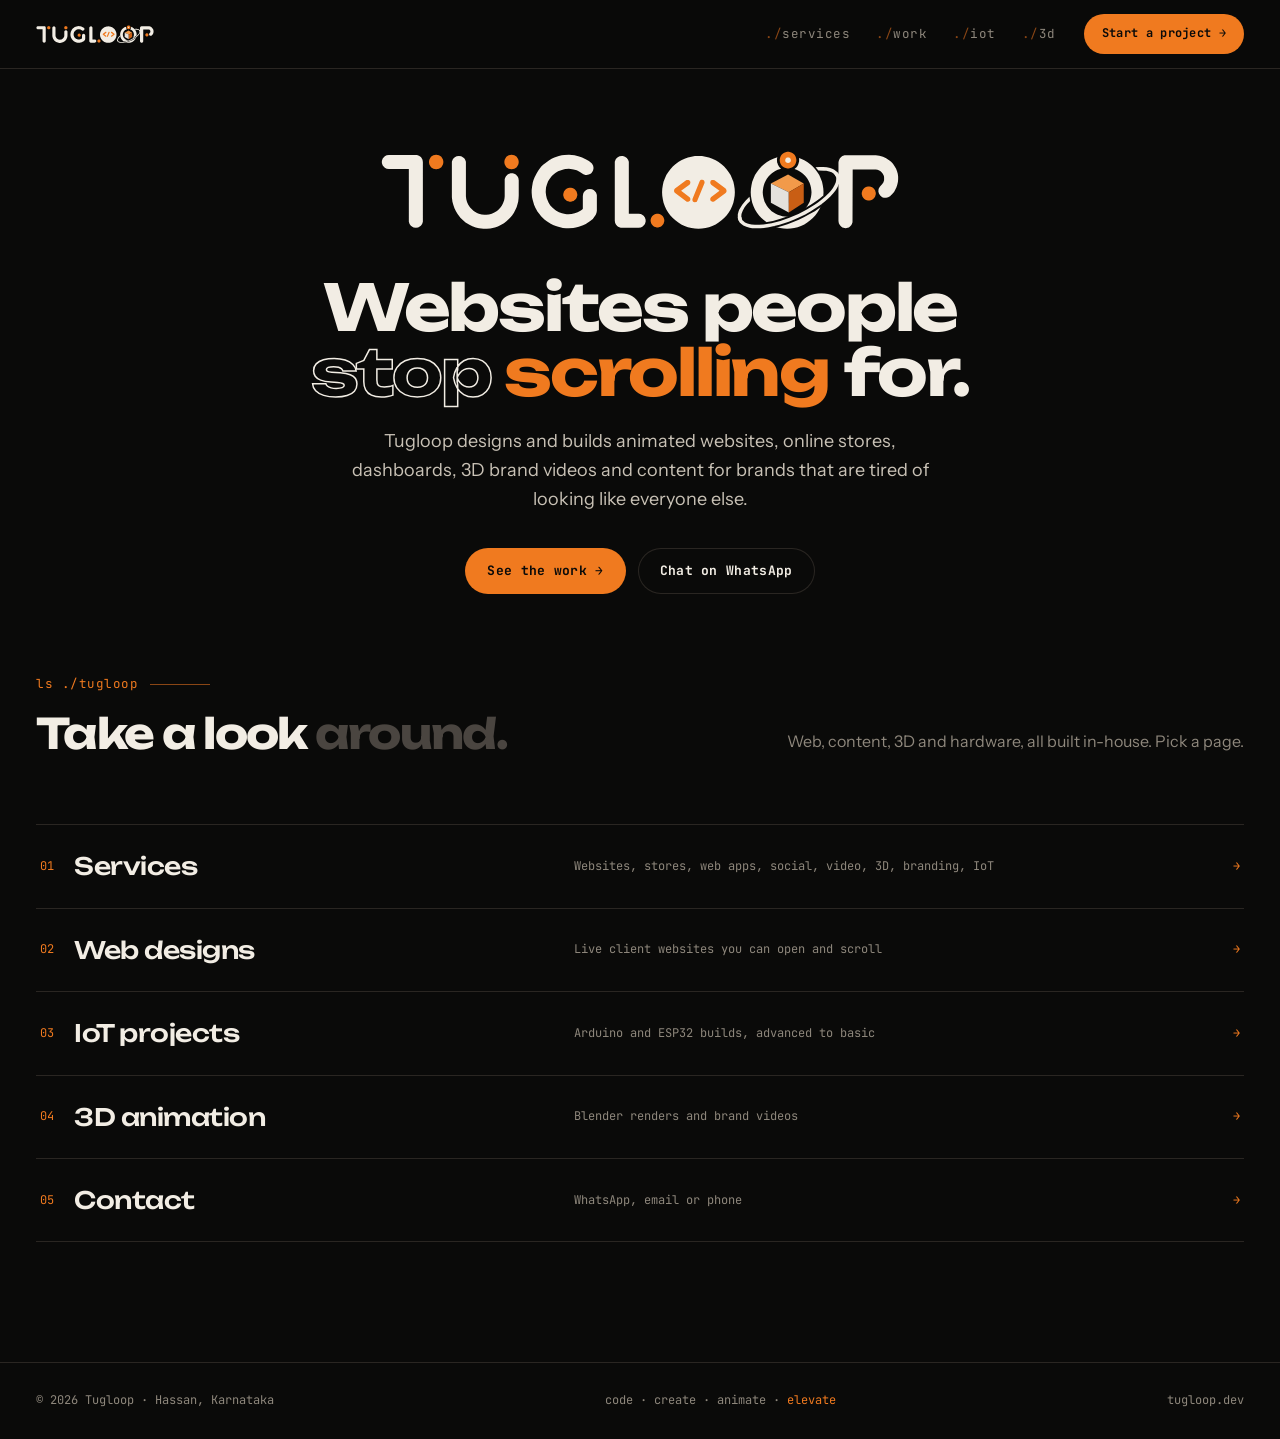
<file: index.html>
<!doctype html>
<html lang="en">
<head>
<meta charset="utf-8">
<meta name="viewport" content="width=device-width,initial-scale=1,viewport-fit=cover">
<title>Tugloop — Code • Create • Animate • Elevate</title>
<meta name="description" content="Tugloop designs and builds animated websites, online stores, dashboards, 3D brand videos and content.">
<meta name="theme-color" content="#0A0A09">
<meta property="og:title" content="Tugloop — Code • Create • Animate • Elevate">
<meta property="og:description" content="Tugloop designs and builds animated websites, online stores, dashboards, 3D brand videos and content.">
<meta property="og:type" content="website">
<link rel="preconnect" href="https://fonts.googleapis.com">
<link rel="preconnect" href="https://fonts.gstatic.com" crossorigin>
<link rel="stylesheet" href="https://fonts.googleapis.com/css2?family=Unbounded:wght@300;500;700;900&family=Instrument+Sans:wght@400;500;600&family=JetBrains+Mono:wght@400;700&family=Cormorant+Garamond:ital,wght@0,500;1,500&display=swap">
<link rel="stylesheet" href="style.css">
</head>
<body>


<nav class="nav" id="nav">
 <div class="wrap">
  <a href="./" class="brand" aria-label="Tugloop home"><svg viewBox="0 0 281.5 43.7" width="100%" style="display:block"><path fill-rule="evenodd" fill="#F2EDE4" d="M195.7 36.8 L195.6 35.9 L195.7 34.7 L196.1 33.5 L196.5 32.6 L197.3 31.1 L198.1 30.1 L198.9 29.1 L200.4 27.6 L200.0 25.3 L198.0 27.3 L196.2 29.5 L195.1 31.2 L194.5 32.2 L194.1 33.3 L193.7 34.8 L193.7 36.3 L194.0 37.8 L194.2 38.3 L194.5 38.6 L194.9 38.7 L195.2 38.7 L195.6 38.5 L195.8 38.3 L195.9 37.7ZM237.3 11.1 L240.4 11.2 L241.6 11.3 L243.2 11.7 L244.5 12.1 L245.5 12.7 L246.2 13.4 L246.8 14.4 L247.2 14.7 L247.5 14.8 L247.9 14.7 L248.3 14.5 L248.5 14.1 L248.5 13.7 L248.3 13.0 L247.7 12.2 L247.0 11.5 L245.7 10.6 L244.8 10.2 L243.7 9.8 L241.9 9.4 L239.9 9.2 L237.8 9.2 L235.8 9.3Z"/><path fill-rule="evenodd" fill="#F2EDE4" d="M15.6 38.9 L16.0 40.0 L16.7 41.0 L17.7 41.7 L18.2 41.9 L19.4 42.1 L20.6 41.9 L21.1 41.7 L22.1 41.0 L22.8 40.0 L23.2 38.9 L23.2 6.5 L23.0 5.3 L22.5 4.3 L22.1 3.8 L21.1 3.1 L20.0 2.7 L4.8 2.7 L3.6 2.9 L2.6 3.4 L1.7 4.3 L1.4 4.8 L1.0 5.9 L1.0 7.1 L1.4 8.2 L1.7 8.7 L2.6 9.6 L3.6 10.1 L4.8 10.3 L15.6 10.3ZM111.6 5.1 L109.4 4.0 L107.8 3.5 L105.3 2.9 L103.9 2.7 L102.3 2.6 L99.8 2.7 L98.4 2.9 L96.8 3.3 L94.4 4.1 L92.9 4.8 L91.6 5.5 L89.6 7.0 L88.3 8.0 L87.3 9.0 L85.8 11.0 L84.9 12.4 L83.7 14.7 L83.1 16.2 L82.7 17.6 L82.3 20.0 L82.1 21.7 L82.1 23.1 L82.3 25.6 L82.7 27.2 L83.4 29.6 L84.1 31.2 L85.3 33.4 L86.3 34.7 L87.2 35.8 L89.0 37.6 L90.3 38.6 L92.4 39.9 L93.7 40.6 L95.2 41.2 L96.5 41.6 L99.0 42.2 L100.7 42.4 L102.1 42.4 L104.6 42.2 L106.0 42.0 L107.6 41.6 L109.9 40.7 L111.4 40.0 L112.6 39.3 L113.8 38.5 L115.2 37.4 L116.8 35.0 L117.2 34.0 L117.4 32.9 L117.4 24.3 L117.0 23.2 L116.7 22.7 L115.8 21.8 L114.8 21.3 L113.6 21.1 L112.4 21.3 L111.9 21.5 L110.9 22.2 L110.2 23.2 L110.0 23.7 L109.8 24.9 L109.8 31.8 L109.5 32.2 L108.5 32.9 L107.0 33.7 L105.4 34.3 L103.7 34.7 L102.0 34.8 L101.1 34.8 L100.2 34.7 L98.5 34.3 L96.9 33.7 L95.4 32.9 L94.7 32.4 L93.4 31.3 L92.2 30.0 L91.7 29.3 L91.3 28.5 L90.6 27.0 L90.3 26.2 L89.9 24.5 L89.7 22.8 L89.8 21.1 L89.9 20.2 L90.4 18.5 L91.0 16.9 L91.9 15.5 L93.0 14.1 L93.6 13.5 L94.9 12.4 L96.4 11.5 L98.0 10.9 L99.7 10.4 L100.5 10.3 L102.3 10.2 L104.0 10.4 L104.8 10.5 L106.5 11.0 L108.0 11.8 L110.1 13.1 L111.2 13.5 L111.8 13.5 L113.0 13.3 L114.0 12.8 L114.5 12.4 L115.2 11.4 L115.4 10.8 L115.6 9.7 L115.4 8.5 L114.8 7.4 L114.4 7.0 L113.1 6.0ZM268.4 10.5 L269.3 10.7 L270.0 10.9 L270.8 11.4 L271.4 11.9 L272.0 12.6 L272.4 13.2 L272.8 14.1 L272.9 14.9 L272.9 15.6 L272.9 16.4 L272.5 17.6 L271.8 18.6 L270.7 19.7 L270.1 20.7 L269.9 21.3 L269.8 22.5 L270.1 23.6 L270.8 24.7 L271.7 25.4 L272.2 25.7 L272.8 25.9 L274.0 25.9 L275.1 25.6 L276.1 25.0 L277.2 24.0 L278.3 22.7 L279.0 21.4 L279.6 20.1 L280.1 18.6 L280.4 17.2 L280.5 15.8 L280.5 14.4 L280.3 12.9 L279.9 11.5 L279.4 10.2 L278.5 8.7 L277.7 7.5 L276.7 6.4 L275.6 5.5 L274.0 4.4 L272.3 3.7 L270.3 3.1 L268.4 2.9 L251.5 2.9 L250.3 3.3 L249.8 3.6 L249.0 4.5 L248.7 5.0 L248.3 6.1 L248.2 6.7 L248.2 38.5 L248.4 39.7 L249.0 40.7 L249.8 41.6 L250.3 41.9 L250.9 42.1 L252.1 42.3 L253.2 42.1 L253.8 41.9 L254.3 41.6 L255.1 40.7 L255.4 40.2 L255.8 39.1 L255.9 10.5ZM127.3 39.5 L127.8 40.5 L128.7 41.4 L129.2 41.7 L130.3 42.1 L140.0 42.1 L141.2 41.9 L142.2 41.4 L143.1 40.5 L143.4 40.0 L143.8 38.9 L143.8 37.7 L143.4 36.6 L142.7 35.6 L141.7 34.9 L141.2 34.7 L140.0 34.5 L134.7 34.5 L134.7 6.4 L134.3 5.3 L133.6 4.3 L132.6 3.6 L131.5 3.2 L130.9 3.2 L129.7 3.4 L128.7 3.9 L127.8 4.8 L127.5 5.3 L127.1 6.4 L127.1 38.3ZM191.3 17.2 L190.6 15.4 L189.8 13.6 L188.8 12.0 L187.6 10.4 L186.3 9.0 L184.9 7.7 L183.3 6.5 L181.7 5.5 L179.9 4.7 L178.1 4.0 L176.2 3.6 L174.3 3.3 L172.4 3.2 L170.5 3.3 L168.6 3.6 L166.7 4.0 L164.9 4.7 L163.1 5.5 L161.5 6.5 L159.9 7.7 L158.5 9.0 L157.2 10.4 L156.0 12.0 L155.0 13.6 L154.2 15.4 L153.5 17.2 L153.1 19.1 L152.8 21.0 L152.7 22.9 L152.8 24.8 L153.1 26.7 L153.5 28.6 L154.2 30.4 L155.0 32.2 L156.0 33.8 L157.2 35.4 L158.5 36.8 L159.9 38.1 L161.5 39.3 L163.1 40.3 L164.9 41.1 L166.7 41.8 L168.6 42.2 L170.5 42.5 L172.4 42.6 L174.3 42.5 L176.2 42.2 L178.1 41.8 L179.9 41.1 L181.7 40.3 L183.3 39.3 L184.9 38.1 L186.3 36.8 L187.6 35.4 L188.8 33.8 L189.8 32.2 L190.6 30.4 L191.3 28.6 L191.7 26.7 L192.0 24.8 L192.1 22.9 L192.0 21.0 L191.7 19.1ZM38.9 25.6 L39.2 28.0 L39.7 29.8 L40.3 31.6 L41.1 33.2 L42.0 34.7 L43.5 36.7 L44.8 37.9 L46.3 39.2 L48.4 40.5 L50.0 41.3 L51.8 41.9 L53.6 42.4 L56.0 42.7 L57.8 42.7 L59.7 42.5 L62.2 41.9 L63.8 41.4 L65.6 40.5 L67.1 39.6 L68.6 38.5 L70.3 36.8 L71.5 35.5 L72.5 34.0 L73.3 32.4 L74.0 30.8 L74.5 29.1 L74.8 28.0 L75.0 26.3 L75.1 24.6 L75.1 16.4 L74.9 15.2 L74.4 14.2 L73.5 13.3 L73.0 13.0 L71.9 12.6 L70.7 12.6 L69.6 13.0 L69.1 13.3 L68.2 14.2 L67.7 15.2 L67.5 15.8 L67.5 25.1 L67.4 26.1 L67.2 27.2 L66.7 28.6 L66.0 30.0 L65.1 31.3 L64.1 32.4 L63.3 33.0 L61.9 33.9 L60.5 34.5 L59.0 34.9 L57.5 35.1 L56.5 35.1 L55.0 34.9 L53.5 34.5 L52.5 34.1 L51.6 33.6 L50.7 33.0 L49.6 32.0 L48.9 31.3 L48.3 30.4 L47.7 29.5 L47.1 28.1 L46.7 26.6 L46.5 25.1 L46.5 6.4 L46.1 5.3 L45.8 4.8 L45.4 4.3 L44.4 3.6 L43.9 3.4 L42.7 3.2 L41.5 3.4 L40.5 3.9 L39.6 4.8 L39.3 5.3 L38.9 6.4ZM237.8 13.6 L236.8 12.0 L235.6 10.4 L234.3 9.0 L232.9 7.7 L231.3 6.5 L229.7 5.5 L227.9 4.7 L226.8 4.3 L226.9 4.9 L226.9 6.1 L226.6 7.2 L226.4 7.8 L225.9 8.8 L225.5 9.3 L224.4 10.3 L225.5 10.7 L226.6 11.3 L227.7 11.9 L228.8 12.7 L229.7 13.6 L230.6 14.5 L231.4 15.6 L232.0 16.7 L232.6 17.8 L233.0 19.1 L233.3 20.3 L233.5 21.6 L233.6 22.9 L233.5 24.2 L233.3 25.5 L233.0 26.7 L232.6 28.0 L232.0 29.1 L231.4 30.2 L230.6 31.3 L229.7 32.2 L228.8 33.1 L227.7 33.9 L226.6 34.5 L225.5 35.1 L224.2 35.5 L223.0 35.8 L221.7 36.0 L220.4 36.1 L219.1 36.0 L217.8 35.8 L216.6 35.5 L215.3 35.1 L214.2 34.5 L213.1 33.9 L212.0 33.1 L211.1 32.2 L210.2 31.3 L209.4 30.2 L208.8 29.1 L208.2 28.0 L207.8 26.7 L207.5 25.5 L207.3 24.2 L207.2 22.9 L207.3 21.6 L207.5 20.3 L207.8 19.1 L208.2 17.8 L208.8 16.7 L209.4 15.6 L210.2 14.5 L211.1 13.6 L212.0 12.7 L213.1 11.9 L214.2 11.3 L215.3 10.7 L217.1 10.1 L216.3 9.3 L215.9 8.8 L215.4 7.8 L215.2 7.2 L215.0 6.7 L214.9 5.5 L214.9 4.9 L215.1 3.9 L212.9 4.7 L211.1 5.5 L209.5 6.5 L207.9 7.7 L206.5 9.0 L205.2 10.4 L204.0 12.0 L203.0 13.6 L202.2 15.4 L201.5 17.2 L201.1 19.1 L200.8 21.0 L200.7 22.9 L200.8 24.8 L201.1 26.7 L201.5 28.6 L202.2 30.4 L203.0 32.2 L204.0 33.8 L205.2 35.4 L206.5 36.8 L207.9 38.1 L209.5 39.3 L211.1 40.3 L212.9 41.1 L214.7 41.8 L216.6 42.2 L218.5 42.5 L220.4 42.6 L222.3 42.5 L224.2 42.2 L226.1 41.8 L227.9 41.1 L229.7 40.3 L231.3 39.3 L232.9 38.1 L234.3 36.8 L235.6 35.4 L236.8 33.8 L237.8 32.2 L238.6 30.4 L239.3 28.6 L239.7 26.7 L240.0 24.8 L240.1 22.9 L240.0 21.0 L239.7 19.1 L239.3 17.2 L238.6 15.4Z"/><path fill-rule="evenodd" fill="#0A0A09" d="M240.2 24.5 L237.9 26.4 L236.4 27.5 L233.2 29.7 L228.8 32.2 L225.1 34.1 L221.2 35.7 L216.4 37.4 L212.7 38.4 L208.9 39.1 L211.0 40.5 L212.8 41.3 L214.8 42.0 L217.6 41.2 L220.6 40.2 L223.7 39.0 L226.7 37.7 L229.7 36.3 L232.6 34.7 L235.4 33.1 L238.6 30.9 L239.4 28.7 L239.9 26.8Z"/><path fill-rule="evenodd" fill="#F07A1F" d="M224.9 3.4 L224.4 2.6 L223.8 2.0 L223.0 1.5 L222.2 1.2 L221.3 1.0 L220.5 1.0 L219.6 1.2 L218.8 1.5 L218.0 2.0 L217.4 2.6 L216.9 3.4 L216.6 4.2 L216.4 5.1 L216.4 5.9 L216.6 6.8 L216.9 7.6 L217.4 8.4 L218.0 9.0 L218.8 9.5 L219.6 9.8 L220.5 10.0 L221.3 10.0 L222.2 9.8 L223.0 9.5 L223.8 9.0 L224.4 8.4 L224.9 7.6 L225.2 6.8 L225.4 5.9 L225.4 5.1 L225.2 4.2ZM33.6 4.3 L33.2 3.7 L32.6 3.3 L31.9 2.9 L31.2 2.7 L30.4 2.6 L29.6 2.7 L28.9 2.9 L28.2 3.3 L27.6 3.7 L27.2 4.3 L26.8 5.0 L26.6 5.7 L26.5 6.5 L26.6 7.3 L26.8 8.0 L27.2 8.7 L27.6 9.3 L28.2 9.7 L28.9 10.1 L29.6 10.3 L30.4 10.4 L31.2 10.3 L31.9 10.1 L32.6 9.7 L33.2 9.3 L33.6 8.7 L34.0 8.0 L34.2 7.3 L34.3 6.5 L34.2 5.7 L34.0 5.0ZM74.4 4.3 L74.0 3.7 L73.4 3.3 L72.7 2.9 L72.0 2.7 L71.2 2.6 L70.4 2.7 L69.7 2.9 L69.0 3.3 L68.4 3.7 L68.0 4.3 L67.6 5.0 L67.4 5.7 L67.3 6.5 L67.4 7.3 L67.6 8.0 L68.0 8.7 L68.4 9.3 L69.0 9.7 L69.7 10.1 L70.4 10.3 L71.2 10.4 L72.0 10.3 L72.7 10.1 L73.4 9.7 L74.0 9.3 L74.4 8.7 L74.8 8.0 L75.0 7.3 L75.1 6.5 L75.0 5.7 L74.8 5.0ZM159.2 21.7 L159.2 22.3 L159.3 22.7 L159.6 23.1 L165.7 27.8 L166.1 28.0 L166.8 28.0 L167.2 27.9 L167.8 27.5 L168.0 27.1 L168.0 26.4 L167.9 26.0 L167.6 25.6 L163.0 22.1 L167.5 18.8 L167.8 18.4 L168.0 17.8 L168.0 17.4 L167.9 16.9 L167.4 16.4 L167.0 16.2 L166.6 16.2 L166.1 16.2 L165.7 16.4 L159.7 20.9 L159.4 21.3ZM178.8 26.2 L178.8 26.6 L178.8 27.1 L179.0 27.5 L179.4 27.8 L180.0 28.0 L180.4 28.0 L180.9 27.9 L187.1 23.3 L187.5 22.7 L187.6 22.3 L187.6 21.9 L187.5 21.5 L187.1 20.9 L181.1 16.4 L180.4 16.2 L180.0 16.2 L179.6 16.3 L179.0 16.7 L178.8 17.4 L178.8 17.8 L178.9 18.2 L179.3 18.8 L183.8 22.1 L179.3 25.4 L179.0 25.8ZM169.2 27.5 L169.4 27.9 L169.8 28.1 L170.4 28.3 L171.1 28.2 L171.5 28.0 L171.7 27.6 L175.7 17.8 L175.7 17.4 L175.6 16.9 L175.4 16.5 L175.0 16.3 L174.4 16.1 L173.9 16.1 L173.5 16.3 L173.1 16.8 L169.2 26.4 L169.1 27.0ZM268.0 21.8 L267.5 21.1 L267.0 20.6 L266.4 20.2 L265.7 19.9 L265.0 19.8 L264.2 19.8 L263.5 19.9 L262.8 20.2 L262.2 20.6 L261.7 21.1 L261.2 21.8 L261.0 22.4 L260.8 23.2 L260.8 23.9 L261.0 24.7 L261.2 25.3 L261.7 26.0 L262.2 26.5 L262.8 26.9 L263.5 27.2 L264.2 27.3 L265.0 27.3 L265.7 27.2 L266.4 26.9 L267.0 26.5 L267.5 26.0 L268.0 25.3 L268.2 24.7 L268.4 23.9 L268.4 23.2 L268.2 22.4ZM105.9 21.8 L105.4 21.3 L104.8 20.8 L104.1 20.6 L103.4 20.4 L102.6 20.4 L101.9 20.6 L101.2 20.8 L100.6 21.3 L100.1 21.8 L99.6 22.4 L99.4 23.1 L99.2 23.8 L99.2 24.6 L99.4 25.3 L99.6 26.0 L100.1 26.6 L100.6 27.1 L101.2 27.6 L101.9 27.8 L102.6 28.0 L103.4 28.0 L104.1 27.8 L104.8 27.6 L105.4 27.1 L105.9 26.6 L106.4 26.0 L106.6 25.3 L106.8 24.6 L106.8 23.8 L106.6 23.1 L106.4 22.4ZM153.1 35.9 L152.5 35.3 L151.9 34.9 L151.3 34.7 L150.6 34.5 L149.8 34.5 L149.1 34.7 L148.5 34.9 L147.9 35.3 L147.3 35.9 L146.9 36.5 L146.7 37.1 L146.5 37.8 L146.5 38.6 L146.7 39.3 L146.9 39.9 L147.3 40.5 L147.9 41.1 L148.5 41.5 L149.1 41.7 L149.8 41.9 L150.6 41.9 L151.3 41.7 L151.9 41.5 L152.5 41.1 L153.1 40.5 L153.5 39.9 L153.7 39.3 L153.9 38.6 L153.9 37.8 L153.7 37.1 L153.5 36.5Z"/><path fill-rule="evenodd" fill="#F29A4A" d="M220.9 13.2 L229.4 18.2 L221.3 22.9 L211.6 18.2Z"/><path fill-rule="evenodd" fill="#E4E1DC" d="M211.6 18.2 L221.3 22.9 L221.3 33.9 L211.6 28.6Z"/><path fill-rule="evenodd" fill="#C95E14" d="M221.3 22.9 L229.4 18.2 L229.4 28.6 L221.3 33.9Z"/><path fill-rule="evenodd" fill="#F2EDE4" d="M222.4 5.5 L222.3 4.9 L222.0 4.4 L221.5 4.1 L220.9 4.0 L220.3 4.1 L219.8 4.4 L219.5 4.9 L219.4 5.5 L219.5 6.1 L219.8 6.6 L220.3 6.9 L220.9 7.0 L221.5 6.9 L222.0 6.6 L222.3 6.1Z"/><path fill-rule="evenodd" fill="#F2EDE4" d="M246.4 13.7 L246.9 14.6 L247.0 15.6 L246.9 16.7 L246.7 17.6 L246.1 19.0 L245.2 20.6 L244.0 22.2 L243.0 23.3 L241.2 25.0 L239.3 26.7 L237.1 28.4 L235.5 29.5 L231.1 32.2 L226.5 34.6 L221.6 36.7 L216.7 38.4 L212.0 39.6 L210.2 39.9 L207.6 40.3 L205.2 40.5 L203.0 40.5 L201.1 40.3 L199.9 40.1 L198.9 39.8 L197.6 39.2 L196.7 38.5 L196.2 38.0 L195.9 37.4 L195.6 36.3 L195.4 36.1 L195.2 35.9 L194.8 35.7 L194.3 35.8 L194.1 35.9 L193.7 36.4 L193.7 36.7 L193.8 37.3 L194.2 38.2 L194.7 39.2 L195.8 40.2 L196.7 40.9 L198.3 41.6 L200.1 42.1 L201.5 42.3 L203.7 42.4 L206.1 42.4 L207.8 42.2 L210.5 41.8 L213.4 41.2 L216.3 40.5 L221.3 38.8 L224.3 37.6 L227.3 36.3 L230.2 34.9 L233.0 33.3 L235.7 31.6 L238.2 29.9 L240.5 28.2 L242.5 26.4 L243.8 25.2 L245.4 23.4 L246.8 21.6 L247.8 19.9 L248.5 18.2 L248.9 16.5 L248.9 15.0 L248.7 14.0 L248.3 13.0 L247.5 12.0 L247.1 11.9 L246.8 11.9 L246.4 12.1 L246.2 12.3 L246.0 12.7 L246.0 13.0 L246.1 13.3Z"/></svg></a>
  <ul>
   <li><a href="services.html">services</a></li>
   <li><a href="work.html">work</a></li>
   <li><a href="iot.html">iot</a></li>
   <li><a href="3d.html">3d</a></li>
   <li class="m-only"><a href="contact.html">contact</a></li>
  </ul>
  <a class="btn" href="contact.html"><span>Start a project →</span></a>
  <button class="menu" id="menu" type="button" aria-expanded="false" aria-controls="nav">menu</button>
 </div>
</nav>

<header class="hero" id="top">
 <div class="wrap">
  <svg class="wm-hero" viewBox="0 0 281.5 43.7" role="img" aria-label="Tugloop"><g id="wb"><path fill-rule="evenodd" fill="#F2EDE4" d="M195.7 36.8 L195.6 35.9 L195.7 34.7 L196.1 33.5 L196.5 32.6 L197.3 31.1 L198.1 30.1 L198.9 29.1 L200.4 27.6 L200.0 25.3 L198.0 27.3 L196.2 29.5 L195.1 31.2 L194.5 32.2 L194.1 33.3 L193.7 34.8 L193.7 36.3 L194.0 37.8 L194.2 38.3 L194.5 38.6 L194.9 38.7 L195.2 38.7 L195.6 38.5 L195.8 38.3 L195.9 37.7ZM237.3 11.1 L240.4 11.2 L241.6 11.3 L243.2 11.7 L244.5 12.1 L245.5 12.7 L246.2 13.4 L246.8 14.4 L247.2 14.7 L247.5 14.8 L247.9 14.7 L248.3 14.5 L248.5 14.1 L248.5 13.7 L248.3 13.0 L247.7 12.2 L247.0 11.5 L245.7 10.6 L244.8 10.2 L243.7 9.8 L241.9 9.4 L239.9 9.2 L237.8 9.2 L235.8 9.3Z"/></g><g id="wl"><path fill-rule="evenodd" fill="#F2EDE4" d="M15.6 38.9 L16.0 40.0 L16.7 41.0 L17.7 41.7 L18.2 41.9 L19.4 42.1 L20.6 41.9 L21.1 41.7 L22.1 41.0 L22.8 40.0 L23.2 38.9 L23.2 6.5 L23.0 5.3 L22.5 4.3 L22.1 3.8 L21.1 3.1 L20.0 2.7 L4.8 2.7 L3.6 2.9 L2.6 3.4 L1.7 4.3 L1.4 4.8 L1.0 5.9 L1.0 7.1 L1.4 8.2 L1.7 8.7 L2.6 9.6 L3.6 10.1 L4.8 10.3 L15.6 10.3ZM111.6 5.1 L109.4 4.0 L107.8 3.5 L105.3 2.9 L103.9 2.7 L102.3 2.6 L99.8 2.7 L98.4 2.9 L96.8 3.3 L94.4 4.1 L92.9 4.8 L91.6 5.5 L89.6 7.0 L88.3 8.0 L87.3 9.0 L85.8 11.0 L84.9 12.4 L83.7 14.7 L83.1 16.2 L82.7 17.6 L82.3 20.0 L82.1 21.7 L82.1 23.1 L82.3 25.6 L82.7 27.2 L83.4 29.6 L84.1 31.2 L85.3 33.4 L86.3 34.7 L87.2 35.8 L89.0 37.6 L90.3 38.6 L92.4 39.9 L93.7 40.6 L95.2 41.2 L96.5 41.6 L99.0 42.2 L100.7 42.4 L102.1 42.4 L104.6 42.2 L106.0 42.0 L107.6 41.6 L109.9 40.7 L111.4 40.0 L112.6 39.3 L113.8 38.5 L115.2 37.4 L116.8 35.0 L117.2 34.0 L117.4 32.9 L117.4 24.3 L117.0 23.2 L116.7 22.7 L115.8 21.8 L114.8 21.3 L113.6 21.1 L112.4 21.3 L111.9 21.5 L110.9 22.2 L110.2 23.2 L110.0 23.7 L109.8 24.9 L109.8 31.8 L109.5 32.2 L108.5 32.9 L107.0 33.7 L105.4 34.3 L103.7 34.7 L102.0 34.8 L101.1 34.8 L100.2 34.7 L98.5 34.3 L96.9 33.7 L95.4 32.9 L94.7 32.4 L93.4 31.3 L92.2 30.0 L91.7 29.3 L91.3 28.5 L90.6 27.0 L90.3 26.2 L89.9 24.5 L89.7 22.8 L89.8 21.1 L89.9 20.2 L90.4 18.5 L91.0 16.9 L91.9 15.5 L93.0 14.1 L93.6 13.5 L94.9 12.4 L96.4 11.5 L98.0 10.9 L99.7 10.4 L100.5 10.3 L102.3 10.2 L104.0 10.4 L104.8 10.5 L106.5 11.0 L108.0 11.8 L110.1 13.1 L111.2 13.5 L111.8 13.5 L113.0 13.3 L114.0 12.8 L114.5 12.4 L115.2 11.4 L115.4 10.8 L115.6 9.7 L115.4 8.5 L114.8 7.4 L114.4 7.0 L113.1 6.0ZM268.4 10.5 L269.3 10.7 L270.0 10.9 L270.8 11.4 L271.4 11.9 L272.0 12.6 L272.4 13.2 L272.8 14.1 L272.9 14.9 L272.9 15.6 L272.9 16.4 L272.5 17.6 L271.8 18.6 L270.7 19.7 L270.1 20.7 L269.9 21.3 L269.8 22.5 L270.1 23.6 L270.8 24.7 L271.7 25.4 L272.2 25.7 L272.8 25.9 L274.0 25.9 L275.1 25.6 L276.1 25.0 L277.2 24.0 L278.3 22.7 L279.0 21.4 L279.6 20.1 L280.1 18.6 L280.4 17.2 L280.5 15.8 L280.5 14.4 L280.3 12.9 L279.9 11.5 L279.4 10.2 L278.5 8.7 L277.7 7.5 L276.7 6.4 L275.6 5.5 L274.0 4.4 L272.3 3.7 L270.3 3.1 L268.4 2.9 L251.5 2.9 L250.3 3.3 L249.8 3.6 L249.0 4.5 L248.7 5.0 L248.3 6.1 L248.2 6.7 L248.2 38.5 L248.4 39.7 L249.0 40.7 L249.8 41.6 L250.3 41.9 L250.9 42.1 L252.1 42.3 L253.2 42.1 L253.8 41.9 L254.3 41.6 L255.1 40.7 L255.4 40.2 L255.8 39.1 L255.9 10.5ZM127.3 39.5 L127.8 40.5 L128.7 41.4 L129.2 41.7 L130.3 42.1 L140.0 42.1 L141.2 41.9 L142.2 41.4 L143.1 40.5 L143.4 40.0 L143.8 38.9 L143.8 37.7 L143.4 36.6 L142.7 35.6 L141.7 34.9 L141.2 34.7 L140.0 34.5 L134.7 34.5 L134.7 6.4 L134.3 5.3 L133.6 4.3 L132.6 3.6 L131.5 3.2 L130.9 3.2 L129.7 3.4 L128.7 3.9 L127.8 4.8 L127.5 5.3 L127.1 6.4 L127.1 38.3ZM191.3 17.2 L190.6 15.4 L189.8 13.6 L188.8 12.0 L187.6 10.4 L186.3 9.0 L184.9 7.7 L183.3 6.5 L181.7 5.5 L179.9 4.7 L178.1 4.0 L176.2 3.6 L174.3 3.3 L172.4 3.2 L170.5 3.3 L168.6 3.6 L166.7 4.0 L164.9 4.7 L163.1 5.5 L161.5 6.5 L159.9 7.7 L158.5 9.0 L157.2 10.4 L156.0 12.0 L155.0 13.6 L154.2 15.4 L153.5 17.2 L153.1 19.1 L152.8 21.0 L152.7 22.9 L152.8 24.8 L153.1 26.7 L153.5 28.6 L154.2 30.4 L155.0 32.2 L156.0 33.8 L157.2 35.4 L158.5 36.8 L159.9 38.1 L161.5 39.3 L163.1 40.3 L164.9 41.1 L166.7 41.8 L168.6 42.2 L170.5 42.5 L172.4 42.6 L174.3 42.5 L176.2 42.2 L178.1 41.8 L179.9 41.1 L181.7 40.3 L183.3 39.3 L184.9 38.1 L186.3 36.8 L187.6 35.4 L188.8 33.8 L189.8 32.2 L190.6 30.4 L191.3 28.6 L191.7 26.7 L192.0 24.8 L192.1 22.9 L192.0 21.0 L191.7 19.1ZM38.9 25.6 L39.2 28.0 L39.7 29.8 L40.3 31.6 L41.1 33.2 L42.0 34.7 L43.5 36.7 L44.8 37.9 L46.3 39.2 L48.4 40.5 L50.0 41.3 L51.8 41.9 L53.6 42.4 L56.0 42.7 L57.8 42.7 L59.7 42.5 L62.2 41.9 L63.8 41.4 L65.6 40.5 L67.1 39.6 L68.6 38.5 L70.3 36.8 L71.5 35.5 L72.5 34.0 L73.3 32.4 L74.0 30.8 L74.5 29.1 L74.8 28.0 L75.0 26.3 L75.1 24.6 L75.1 16.4 L74.9 15.2 L74.4 14.2 L73.5 13.3 L73.0 13.0 L71.9 12.6 L70.7 12.6 L69.6 13.0 L69.1 13.3 L68.2 14.2 L67.7 15.2 L67.5 15.8 L67.5 25.1 L67.4 26.1 L67.2 27.2 L66.7 28.6 L66.0 30.0 L65.1 31.3 L64.1 32.4 L63.3 33.0 L61.9 33.9 L60.5 34.5 L59.0 34.9 L57.5 35.1 L56.5 35.1 L55.0 34.9 L53.5 34.5 L52.5 34.1 L51.6 33.6 L50.7 33.0 L49.6 32.0 L48.9 31.3 L48.3 30.4 L47.7 29.5 L47.1 28.1 L46.7 26.6 L46.5 25.1 L46.5 6.4 L46.1 5.3 L45.8 4.8 L45.4 4.3 L44.4 3.6 L43.9 3.4 L42.7 3.2 L41.5 3.4 L40.5 3.9 L39.6 4.8 L39.3 5.3 L38.9 6.4ZM237.8 13.6 L236.8 12.0 L235.6 10.4 L234.3 9.0 L232.9 7.7 L231.3 6.5 L229.7 5.5 L227.9 4.7 L226.8 4.3 L226.9 4.9 L226.9 6.1 L226.6 7.2 L226.4 7.8 L225.9 8.8 L225.5 9.3 L224.4 10.3 L225.5 10.7 L226.6 11.3 L227.7 11.9 L228.8 12.7 L229.7 13.6 L230.6 14.5 L231.4 15.6 L232.0 16.7 L232.6 17.8 L233.0 19.1 L233.3 20.3 L233.5 21.6 L233.6 22.9 L233.5 24.2 L233.3 25.5 L233.0 26.7 L232.6 28.0 L232.0 29.1 L231.4 30.2 L230.6 31.3 L229.7 32.2 L228.8 33.1 L227.7 33.9 L226.6 34.5 L225.5 35.1 L224.2 35.5 L223.0 35.8 L221.7 36.0 L220.4 36.1 L219.1 36.0 L217.8 35.8 L216.6 35.5 L215.3 35.1 L214.2 34.5 L213.1 33.9 L212.0 33.1 L211.1 32.2 L210.2 31.3 L209.4 30.2 L208.8 29.1 L208.2 28.0 L207.8 26.7 L207.5 25.5 L207.3 24.2 L207.2 22.9 L207.3 21.6 L207.5 20.3 L207.8 19.1 L208.2 17.8 L208.8 16.7 L209.4 15.6 L210.2 14.5 L211.1 13.6 L212.0 12.7 L213.1 11.9 L214.2 11.3 L215.3 10.7 L217.1 10.1 L216.3 9.3 L215.9 8.8 L215.4 7.8 L215.2 7.2 L215.0 6.7 L214.9 5.5 L214.9 4.9 L215.1 3.9 L212.9 4.7 L211.1 5.5 L209.5 6.5 L207.9 7.7 L206.5 9.0 L205.2 10.4 L204.0 12.0 L203.0 13.6 L202.2 15.4 L201.5 17.2 L201.1 19.1 L200.8 21.0 L200.7 22.9 L200.8 24.8 L201.1 26.7 L201.5 28.6 L202.2 30.4 L203.0 32.2 L204.0 33.8 L205.2 35.4 L206.5 36.8 L207.9 38.1 L209.5 39.3 L211.1 40.3 L212.9 41.1 L214.7 41.8 L216.6 42.2 L218.5 42.5 L220.4 42.6 L222.3 42.5 L224.2 42.2 L226.1 41.8 L227.9 41.1 L229.7 40.3 L231.3 39.3 L232.9 38.1 L234.3 36.8 L235.6 35.4 L236.8 33.8 L237.8 32.2 L238.6 30.4 L239.3 28.6 L239.7 26.7 L240.0 24.8 L240.1 22.9 L240.0 21.0 L239.7 19.1 L239.3 17.2 L238.6 15.4Z"/></g><g id="wg"><path fill-rule="evenodd" fill="#0A0A09" d="M240.2 24.5 L237.9 26.4 L236.4 27.5 L233.2 29.7 L228.8 32.2 L225.1 34.1 L221.2 35.7 L216.4 37.4 L212.7 38.4 L208.9 39.1 L211.0 40.5 L212.8 41.3 L214.8 42.0 L217.6 41.2 L220.6 40.2 L223.7 39.0 L226.7 37.7 L229.7 36.3 L232.6 34.7 L235.4 33.1 L238.6 30.9 L239.4 28.7 L239.9 26.8Z"/></g><g id="wo"><path fill-rule="evenodd" fill="#F07A1F" d="M224.9 3.4 L224.4 2.6 L223.8 2.0 L223.0 1.5 L222.2 1.2 L221.3 1.0 L220.5 1.0 L219.6 1.2 L218.8 1.5 L218.0 2.0 L217.4 2.6 L216.9 3.4 L216.6 4.2 L216.4 5.1 L216.4 5.9 L216.6 6.8 L216.9 7.6 L217.4 8.4 L218.0 9.0 L218.8 9.5 L219.6 9.8 L220.5 10.0 L221.3 10.0 L222.2 9.8 L223.0 9.5 L223.8 9.0 L224.4 8.4 L224.9 7.6 L225.2 6.8 L225.4 5.9 L225.4 5.1 L225.2 4.2ZM33.6 4.3 L33.2 3.7 L32.6 3.3 L31.9 2.9 L31.2 2.7 L30.4 2.6 L29.6 2.7 L28.9 2.9 L28.2 3.3 L27.6 3.7 L27.2 4.3 L26.8 5.0 L26.6 5.7 L26.5 6.5 L26.6 7.3 L26.8 8.0 L27.2 8.7 L27.6 9.3 L28.2 9.7 L28.9 10.1 L29.6 10.3 L30.4 10.4 L31.2 10.3 L31.9 10.1 L32.6 9.7 L33.2 9.3 L33.6 8.7 L34.0 8.0 L34.2 7.3 L34.3 6.5 L34.2 5.7 L34.0 5.0ZM74.4 4.3 L74.0 3.7 L73.4 3.3 L72.7 2.9 L72.0 2.7 L71.2 2.6 L70.4 2.7 L69.7 2.9 L69.0 3.3 L68.4 3.7 L68.0 4.3 L67.6 5.0 L67.4 5.7 L67.3 6.5 L67.4 7.3 L67.6 8.0 L68.0 8.7 L68.4 9.3 L69.0 9.7 L69.7 10.1 L70.4 10.3 L71.2 10.4 L72.0 10.3 L72.7 10.1 L73.4 9.7 L74.0 9.3 L74.4 8.7 L74.8 8.0 L75.0 7.3 L75.1 6.5 L75.0 5.7 L74.8 5.0ZM159.2 21.7 L159.2 22.3 L159.3 22.7 L159.6 23.1 L165.7 27.8 L166.1 28.0 L166.8 28.0 L167.2 27.9 L167.8 27.5 L168.0 27.1 L168.0 26.4 L167.9 26.0 L167.6 25.6 L163.0 22.1 L167.5 18.8 L167.8 18.4 L168.0 17.8 L168.0 17.4 L167.9 16.9 L167.4 16.4 L167.0 16.2 L166.6 16.2 L166.1 16.2 L165.7 16.4 L159.7 20.9 L159.4 21.3ZM178.8 26.2 L178.8 26.6 L178.8 27.1 L179.0 27.5 L179.4 27.8 L180.0 28.0 L180.4 28.0 L180.9 27.9 L187.1 23.3 L187.5 22.7 L187.6 22.3 L187.6 21.9 L187.5 21.5 L187.1 20.9 L181.1 16.4 L180.4 16.2 L180.0 16.2 L179.6 16.3 L179.0 16.7 L178.8 17.4 L178.8 17.8 L178.9 18.2 L179.3 18.8 L183.8 22.1 L179.3 25.4 L179.0 25.8ZM169.2 27.5 L169.4 27.9 L169.8 28.1 L170.4 28.3 L171.1 28.2 L171.5 28.0 L171.7 27.6 L175.7 17.8 L175.7 17.4 L175.6 16.9 L175.4 16.5 L175.0 16.3 L174.4 16.1 L173.9 16.1 L173.5 16.3 L173.1 16.8 L169.2 26.4 L169.1 27.0ZM268.0 21.8 L267.5 21.1 L267.0 20.6 L266.4 20.2 L265.7 19.9 L265.0 19.8 L264.2 19.8 L263.5 19.9 L262.8 20.2 L262.2 20.6 L261.7 21.1 L261.2 21.8 L261.0 22.4 L260.8 23.2 L260.8 23.9 L261.0 24.7 L261.2 25.3 L261.7 26.0 L262.2 26.5 L262.8 26.9 L263.5 27.2 L264.2 27.3 L265.0 27.3 L265.7 27.2 L266.4 26.9 L267.0 26.5 L267.5 26.0 L268.0 25.3 L268.2 24.7 L268.4 23.9 L268.4 23.2 L268.2 22.4ZM105.9 21.8 L105.4 21.3 L104.8 20.8 L104.1 20.6 L103.4 20.4 L102.6 20.4 L101.9 20.6 L101.2 20.8 L100.6 21.3 L100.1 21.8 L99.6 22.4 L99.4 23.1 L99.2 23.8 L99.2 24.6 L99.4 25.3 L99.6 26.0 L100.1 26.6 L100.6 27.1 L101.2 27.6 L101.9 27.8 L102.6 28.0 L103.4 28.0 L104.1 27.8 L104.8 27.6 L105.4 27.1 L105.9 26.6 L106.4 26.0 L106.6 25.3 L106.8 24.6 L106.8 23.8 L106.6 23.1 L106.4 22.4ZM153.1 35.9 L152.5 35.3 L151.9 34.9 L151.3 34.7 L150.6 34.5 L149.8 34.5 L149.1 34.7 L148.5 34.9 L147.9 35.3 L147.3 35.9 L146.9 36.5 L146.7 37.1 L146.5 37.8 L146.5 38.6 L146.7 39.3 L146.9 39.9 L147.3 40.5 L147.9 41.1 L148.5 41.5 L149.1 41.7 L149.8 41.9 L150.6 41.9 L151.3 41.7 L151.9 41.5 L152.5 41.1 L153.1 40.5 L153.5 39.9 L153.7 39.3 L153.9 38.6 L153.9 37.8 L153.7 37.1 L153.5 36.5Z"/></g><g id="wc"><path fill-rule="evenodd" fill="#F29A4A" d="M220.9 13.2 L229.4 18.2 L221.3 22.9 L211.6 18.2Z"/><path fill-rule="evenodd" fill="#E4E1DC" d="M211.6 18.2 L221.3 22.9 L221.3 33.9 L211.6 28.6Z"/><path fill-rule="evenodd" fill="#C95E14" d="M221.3 22.9 L229.4 18.2 L229.4 28.6 L221.3 33.9Z"/><path fill-rule="evenodd" fill="#F2EDE4" d="M222.4 5.5 L222.3 4.9 L222.0 4.4 L221.5 4.1 L220.9 4.0 L220.3 4.1 L219.8 4.4 L219.5 4.9 L219.4 5.5 L219.5 6.1 L219.8 6.6 L220.3 6.9 L220.9 7.0 L221.5 6.9 L222.0 6.6 L222.3 6.1Z"/></g><g id="wf"><path fill-rule="evenodd" fill="#F2EDE4" d="M246.4 13.7 L246.9 14.6 L247.0 15.6 L246.9 16.7 L246.7 17.6 L246.1 19.0 L245.2 20.6 L244.0 22.2 L243.0 23.3 L241.2 25.0 L239.3 26.7 L237.1 28.4 L235.5 29.5 L231.1 32.2 L226.5 34.6 L221.6 36.7 L216.7 38.4 L212.0 39.6 L210.2 39.9 L207.6 40.3 L205.2 40.5 L203.0 40.5 L201.1 40.3 L199.9 40.1 L198.9 39.8 L197.6 39.2 L196.7 38.5 L196.2 38.0 L195.9 37.4 L195.6 36.3 L195.4 36.1 L195.2 35.9 L194.8 35.7 L194.3 35.8 L194.1 35.9 L193.7 36.4 L193.7 36.7 L193.8 37.3 L194.2 38.2 L194.7 39.2 L195.8 40.2 L196.7 40.9 L198.3 41.6 L200.1 42.1 L201.5 42.3 L203.7 42.4 L206.1 42.4 L207.8 42.2 L210.5 41.8 L213.4 41.2 L216.3 40.5 L221.3 38.8 L224.3 37.6 L227.3 36.3 L230.2 34.9 L233.0 33.3 L235.7 31.6 L238.2 29.9 L240.5 28.2 L242.5 26.4 L243.8 25.2 L245.4 23.4 L246.8 21.6 L247.8 19.9 L248.5 18.2 L248.9 16.5 L248.9 15.0 L248.7 14.0 L248.3 13.0 L247.5 12.0 L247.1 11.9 L246.8 11.9 L246.4 12.1 L246.2 12.3 L246.0 12.7 L246.0 13.0 L246.1 13.3Z"/></g></svg>
  <h1>Websites people <span class="stroke">stop</span> <span class="sw">scrolling</span> for.</h1>
  <p class="lede">Tugloop designs and builds animated websites, online stores, dashboards, 3D brand videos and content for brands that are tired of looking like everyone else.</p>
  <div class="cta">
   <a class="btn" href="work.html"><span>See the work →</span></a>
   <a class="btn ghost" href="https://wa.me/919880755463?text=Hi%20Tugloop%2C%20I%27d%20like%20to%20build%20something." target="_blank" rel="noopener"><span>Chat on WhatsApp</span></a>
  </div>
 </div>
</header>


<section class="sec home-nav" style="padding-top:40px">
 <div class="wrap">
  <div class="head">
   <div><div class="eyebrow">ls ./tugloop</div><h2 class="h2">Take a look<span class="dim"> around.</span></h2></div>
   <p class="sub">Web, content, 3D and hardware, all built in-house. Pick a page.</p>
  </div>
  <div class="ship">
   <a class="row" href="services.html"><span class="no">01</span><h4>Services</h4><span class="c2">Websites, stores, web apps, social, video, 3D, branding, IoT</span><span class="arr">→</span></a>
   <a class="row" href="work.html"><span class="no">02</span><h4>Web designs</h4><span class="c2">Live client websites you can open and scroll</span><span class="arr">→</span></a>
   <a class="row" href="iot.html"><span class="no">03</span><h4>IoT projects</h4><span class="c2">Arduino and ESP32 builds, advanced to basic</span><span class="arr">→</span></a>
   <a class="row" href="3d.html"><span class="no">04</span><h4>3D animation</h4><span class="c2">Blender renders and brand videos</span><span class="arr">→</span></a>
   <a class="row" href="contact.html"><span class="no">05</span><h4>Contact</h4><span class="c2">WhatsApp, email or phone</span><span class="arr">→</span></a>
  </div>
 </div>
</section>

<footer><div class="wrap"><span>© 2026 Tugloop · Hassan, Karnataka</span><span>code · create · animate · <span class="o">elevate</span></span><span>tugloop.dev</span></div></footer>

<script src="main.js"></script>
</body>
</html>
</file>
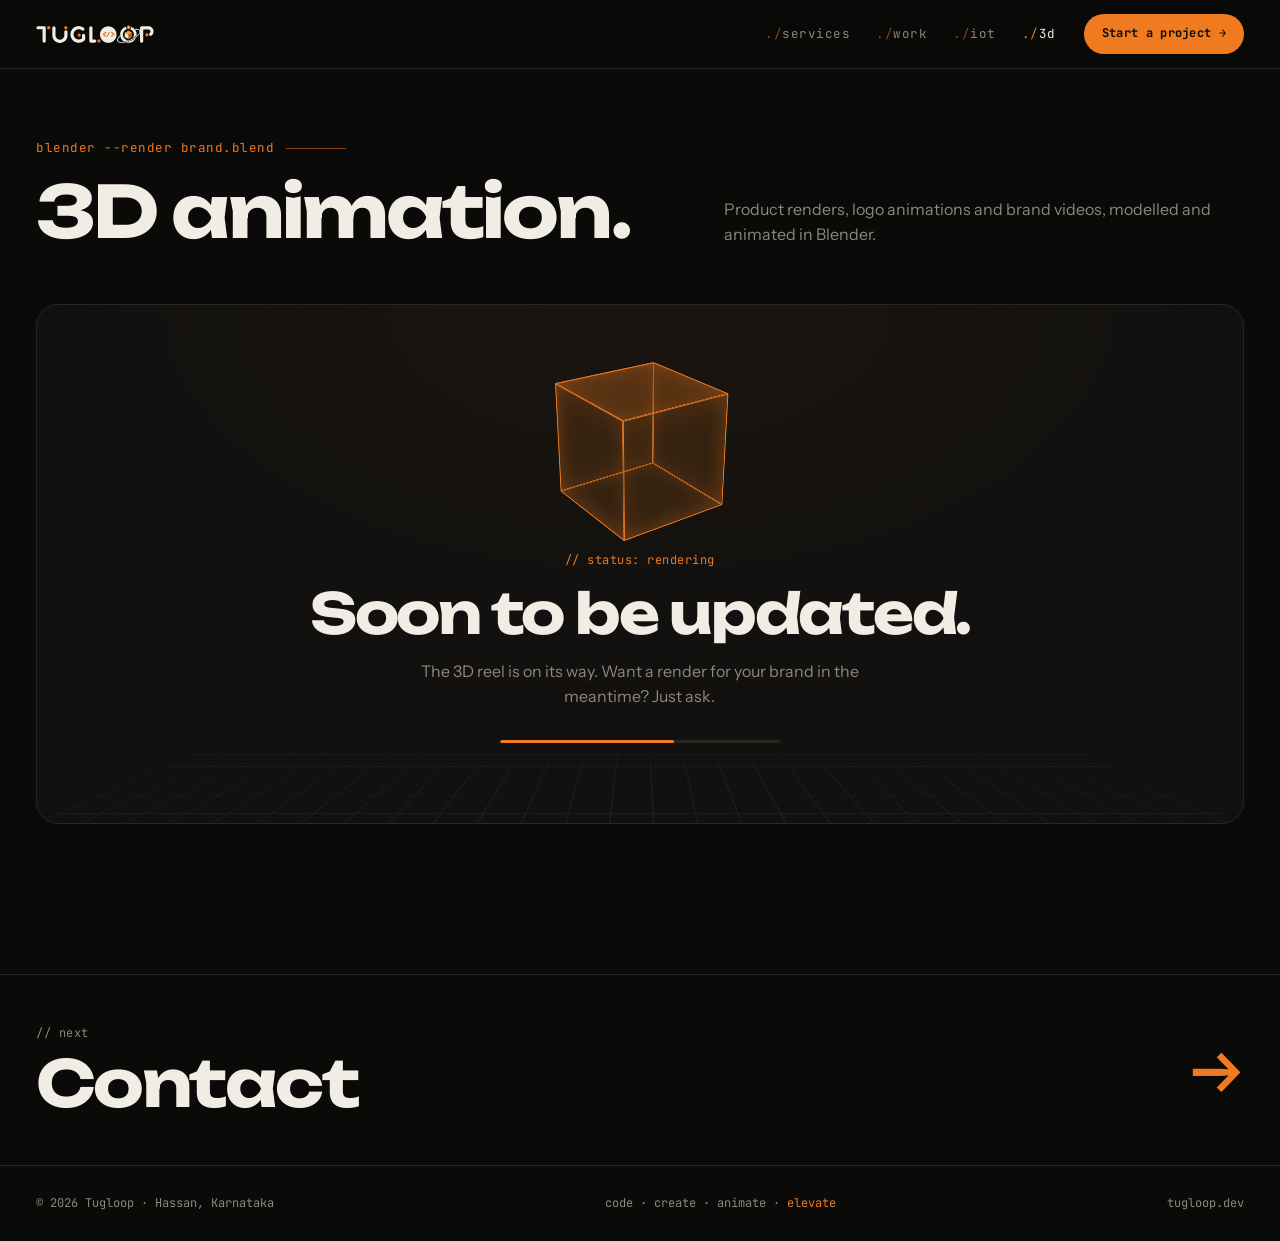
<file: 3d.html>
<!doctype html>
<html lang="en">
<head>
<meta charset="utf-8">
<meta name="viewport" content="width=device-width,initial-scale=1,viewport-fit=cover">
<title>3D animation — Tugloop</title>
<meta name="description" content="3D animation, product renders and brand videos by Tugloop, made in Blender.">
<meta name="theme-color" content="#0A0A09">
<meta property="og:title" content="3D animation — Tugloop">
<meta property="og:description" content="3D animation, product renders and brand videos by Tugloop, made in Blender.">
<meta property="og:type" content="website">
<link rel="preconnect" href="https://fonts.googleapis.com">
<link rel="preconnect" href="https://fonts.gstatic.com" crossorigin>
<link rel="stylesheet" href="https://fonts.googleapis.com/css2?family=Unbounded:wght@300;500;700;900&family=Instrument+Sans:wght@400;500;600&family=JetBrains+Mono:wght@400;700&family=Cormorant+Garamond:ital,wght@0,500;1,500&display=swap">
<link rel="stylesheet" href="style.css">
</head>
<body>


<nav class="nav" id="nav">
 <div class="wrap">
  <a href="./" class="brand" aria-label="Tugloop home"><svg viewBox="0 0 281.5 43.7" width="100%" style="display:block"><path fill-rule="evenodd" fill="#F2EDE4" d="M195.7 36.8 L195.6 35.9 L195.7 34.7 L196.1 33.5 L196.5 32.6 L197.3 31.1 L198.1 30.1 L198.9 29.1 L200.4 27.6 L200.0 25.3 L198.0 27.3 L196.2 29.5 L195.1 31.2 L194.5 32.2 L194.1 33.3 L193.7 34.8 L193.7 36.3 L194.0 37.8 L194.2 38.3 L194.5 38.6 L194.9 38.7 L195.2 38.7 L195.6 38.5 L195.8 38.3 L195.9 37.7ZM237.3 11.1 L240.4 11.2 L241.6 11.3 L243.2 11.7 L244.5 12.1 L245.5 12.7 L246.2 13.4 L246.8 14.4 L247.2 14.7 L247.5 14.8 L247.9 14.7 L248.3 14.5 L248.5 14.1 L248.5 13.7 L248.3 13.0 L247.7 12.2 L247.0 11.5 L245.7 10.6 L244.8 10.2 L243.7 9.8 L241.9 9.4 L239.9 9.2 L237.8 9.2 L235.8 9.3Z"/><path fill-rule="evenodd" fill="#F2EDE4" d="M15.6 38.9 L16.0 40.0 L16.7 41.0 L17.7 41.7 L18.2 41.9 L19.4 42.1 L20.6 41.9 L21.1 41.7 L22.1 41.0 L22.8 40.0 L23.2 38.9 L23.2 6.5 L23.0 5.3 L22.5 4.3 L22.1 3.8 L21.1 3.1 L20.0 2.7 L4.8 2.7 L3.6 2.9 L2.6 3.4 L1.7 4.3 L1.4 4.8 L1.0 5.9 L1.0 7.1 L1.4 8.2 L1.7 8.7 L2.6 9.6 L3.6 10.1 L4.8 10.3 L15.6 10.3ZM111.6 5.1 L109.4 4.0 L107.8 3.5 L105.3 2.9 L103.9 2.7 L102.3 2.6 L99.8 2.7 L98.4 2.9 L96.8 3.3 L94.4 4.1 L92.9 4.8 L91.6 5.5 L89.6 7.0 L88.3 8.0 L87.3 9.0 L85.8 11.0 L84.9 12.4 L83.7 14.7 L83.1 16.2 L82.7 17.6 L82.3 20.0 L82.1 21.7 L82.1 23.1 L82.3 25.6 L82.7 27.2 L83.4 29.6 L84.1 31.2 L85.3 33.4 L86.3 34.7 L87.2 35.8 L89.0 37.6 L90.3 38.6 L92.4 39.9 L93.7 40.6 L95.2 41.2 L96.5 41.6 L99.0 42.2 L100.7 42.4 L102.1 42.4 L104.6 42.2 L106.0 42.0 L107.6 41.6 L109.9 40.7 L111.4 40.0 L112.6 39.3 L113.8 38.5 L115.2 37.4 L116.8 35.0 L117.2 34.0 L117.4 32.9 L117.4 24.3 L117.0 23.2 L116.7 22.7 L115.8 21.8 L114.8 21.3 L113.6 21.1 L112.4 21.3 L111.9 21.5 L110.9 22.2 L110.2 23.2 L110.0 23.7 L109.8 24.9 L109.8 31.8 L109.5 32.2 L108.5 32.9 L107.0 33.7 L105.4 34.3 L103.7 34.7 L102.0 34.8 L101.1 34.8 L100.2 34.7 L98.5 34.3 L96.9 33.7 L95.4 32.9 L94.7 32.4 L93.4 31.3 L92.2 30.0 L91.7 29.3 L91.3 28.5 L90.6 27.0 L90.3 26.2 L89.9 24.5 L89.7 22.8 L89.8 21.1 L89.9 20.2 L90.4 18.5 L91.0 16.9 L91.9 15.5 L93.0 14.1 L93.6 13.5 L94.9 12.4 L96.4 11.5 L98.0 10.9 L99.7 10.4 L100.5 10.3 L102.3 10.2 L104.0 10.4 L104.8 10.5 L106.5 11.0 L108.0 11.8 L110.1 13.1 L111.2 13.5 L111.8 13.5 L113.0 13.3 L114.0 12.8 L114.5 12.4 L115.2 11.4 L115.4 10.8 L115.6 9.7 L115.4 8.5 L114.8 7.4 L114.4 7.0 L113.1 6.0ZM268.4 10.5 L269.3 10.7 L270.0 10.9 L270.8 11.4 L271.4 11.9 L272.0 12.6 L272.4 13.2 L272.8 14.1 L272.9 14.9 L272.9 15.6 L272.9 16.4 L272.5 17.6 L271.8 18.6 L270.7 19.7 L270.1 20.7 L269.9 21.3 L269.8 22.5 L270.1 23.6 L270.8 24.7 L271.7 25.4 L272.2 25.7 L272.8 25.9 L274.0 25.9 L275.1 25.6 L276.1 25.0 L277.2 24.0 L278.3 22.7 L279.0 21.4 L279.6 20.1 L280.1 18.6 L280.4 17.2 L280.5 15.8 L280.5 14.4 L280.3 12.9 L279.9 11.5 L279.4 10.2 L278.5 8.7 L277.7 7.5 L276.7 6.4 L275.6 5.5 L274.0 4.4 L272.3 3.7 L270.3 3.1 L268.4 2.9 L251.5 2.9 L250.3 3.3 L249.8 3.6 L249.0 4.5 L248.7 5.0 L248.3 6.1 L248.2 6.7 L248.2 38.5 L248.4 39.7 L249.0 40.7 L249.8 41.6 L250.3 41.9 L250.9 42.1 L252.1 42.3 L253.2 42.1 L253.8 41.9 L254.3 41.6 L255.1 40.7 L255.4 40.2 L255.8 39.1 L255.9 10.5ZM127.3 39.5 L127.8 40.5 L128.7 41.4 L129.2 41.7 L130.3 42.1 L140.0 42.1 L141.2 41.9 L142.2 41.4 L143.1 40.5 L143.4 40.0 L143.8 38.9 L143.8 37.7 L143.4 36.6 L142.7 35.6 L141.7 34.9 L141.2 34.7 L140.0 34.5 L134.7 34.5 L134.7 6.4 L134.3 5.3 L133.6 4.3 L132.6 3.6 L131.5 3.2 L130.9 3.2 L129.7 3.4 L128.7 3.9 L127.8 4.8 L127.5 5.3 L127.1 6.4 L127.1 38.3ZM191.3 17.2 L190.6 15.4 L189.8 13.6 L188.8 12.0 L187.6 10.4 L186.3 9.0 L184.9 7.7 L183.3 6.5 L181.7 5.5 L179.9 4.7 L178.1 4.0 L176.2 3.6 L174.3 3.3 L172.4 3.2 L170.5 3.3 L168.6 3.6 L166.7 4.0 L164.9 4.7 L163.1 5.5 L161.5 6.5 L159.9 7.7 L158.5 9.0 L157.2 10.4 L156.0 12.0 L155.0 13.6 L154.2 15.4 L153.5 17.2 L153.1 19.1 L152.8 21.0 L152.7 22.9 L152.8 24.8 L153.1 26.7 L153.5 28.6 L154.2 30.4 L155.0 32.2 L156.0 33.8 L157.2 35.4 L158.5 36.8 L159.9 38.1 L161.5 39.3 L163.1 40.3 L164.9 41.1 L166.7 41.8 L168.6 42.2 L170.5 42.5 L172.4 42.6 L174.3 42.5 L176.2 42.2 L178.1 41.8 L179.9 41.1 L181.7 40.3 L183.3 39.3 L184.9 38.1 L186.3 36.8 L187.6 35.4 L188.8 33.8 L189.8 32.2 L190.6 30.4 L191.3 28.6 L191.7 26.7 L192.0 24.8 L192.1 22.9 L192.0 21.0 L191.7 19.1ZM38.9 25.6 L39.2 28.0 L39.7 29.8 L40.3 31.6 L41.1 33.2 L42.0 34.7 L43.5 36.7 L44.8 37.9 L46.3 39.2 L48.4 40.5 L50.0 41.3 L51.8 41.9 L53.6 42.4 L56.0 42.7 L57.8 42.7 L59.7 42.5 L62.2 41.9 L63.8 41.4 L65.6 40.5 L67.1 39.6 L68.6 38.5 L70.3 36.8 L71.5 35.5 L72.5 34.0 L73.3 32.4 L74.0 30.8 L74.5 29.1 L74.8 28.0 L75.0 26.3 L75.1 24.6 L75.1 16.4 L74.9 15.2 L74.4 14.2 L73.5 13.3 L73.0 13.0 L71.9 12.6 L70.7 12.6 L69.6 13.0 L69.1 13.3 L68.2 14.2 L67.7 15.2 L67.5 15.8 L67.5 25.1 L67.4 26.1 L67.2 27.2 L66.7 28.6 L66.0 30.0 L65.1 31.3 L64.1 32.4 L63.3 33.0 L61.9 33.9 L60.5 34.5 L59.0 34.9 L57.5 35.1 L56.5 35.1 L55.0 34.9 L53.5 34.5 L52.5 34.1 L51.6 33.6 L50.7 33.0 L49.6 32.0 L48.9 31.3 L48.3 30.4 L47.7 29.5 L47.1 28.1 L46.7 26.6 L46.5 25.1 L46.5 6.4 L46.1 5.3 L45.8 4.8 L45.4 4.3 L44.4 3.6 L43.9 3.4 L42.7 3.2 L41.5 3.4 L40.5 3.9 L39.6 4.8 L39.3 5.3 L38.9 6.4ZM237.8 13.6 L236.8 12.0 L235.6 10.4 L234.3 9.0 L232.9 7.7 L231.3 6.5 L229.7 5.5 L227.9 4.7 L226.8 4.3 L226.9 4.9 L226.9 6.1 L226.6 7.2 L226.4 7.8 L225.9 8.8 L225.5 9.3 L224.4 10.3 L225.5 10.7 L226.6 11.3 L227.7 11.9 L228.8 12.7 L229.7 13.6 L230.6 14.5 L231.4 15.6 L232.0 16.7 L232.6 17.8 L233.0 19.1 L233.3 20.3 L233.5 21.6 L233.6 22.9 L233.5 24.2 L233.3 25.5 L233.0 26.7 L232.6 28.0 L232.0 29.1 L231.4 30.2 L230.6 31.3 L229.7 32.2 L228.8 33.1 L227.7 33.9 L226.6 34.5 L225.5 35.1 L224.2 35.5 L223.0 35.8 L221.7 36.0 L220.4 36.1 L219.1 36.0 L217.8 35.8 L216.6 35.5 L215.3 35.1 L214.2 34.5 L213.1 33.9 L212.0 33.1 L211.1 32.2 L210.2 31.3 L209.4 30.2 L208.8 29.1 L208.2 28.0 L207.8 26.7 L207.5 25.5 L207.3 24.2 L207.2 22.9 L207.3 21.6 L207.5 20.3 L207.8 19.1 L208.2 17.8 L208.8 16.7 L209.4 15.6 L210.2 14.5 L211.1 13.6 L212.0 12.7 L213.1 11.9 L214.2 11.3 L215.3 10.7 L217.1 10.1 L216.3 9.3 L215.9 8.8 L215.4 7.8 L215.2 7.2 L215.0 6.7 L214.9 5.5 L214.9 4.9 L215.1 3.9 L212.9 4.7 L211.1 5.5 L209.5 6.5 L207.9 7.7 L206.5 9.0 L205.2 10.4 L204.0 12.0 L203.0 13.6 L202.2 15.4 L201.5 17.2 L201.1 19.1 L200.8 21.0 L200.7 22.9 L200.8 24.8 L201.1 26.7 L201.5 28.6 L202.2 30.4 L203.0 32.2 L204.0 33.8 L205.2 35.4 L206.5 36.8 L207.9 38.1 L209.5 39.3 L211.1 40.3 L212.9 41.1 L214.7 41.8 L216.6 42.2 L218.5 42.5 L220.4 42.6 L222.3 42.5 L224.2 42.2 L226.1 41.8 L227.9 41.1 L229.7 40.3 L231.3 39.3 L232.9 38.1 L234.3 36.8 L235.6 35.4 L236.8 33.8 L237.8 32.2 L238.6 30.4 L239.3 28.6 L239.7 26.7 L240.0 24.8 L240.1 22.9 L240.0 21.0 L239.7 19.1 L239.3 17.2 L238.6 15.4Z"/><path fill-rule="evenodd" fill="#0A0A09" d="M240.2 24.5 L237.9 26.4 L236.4 27.5 L233.2 29.7 L228.8 32.2 L225.1 34.1 L221.2 35.7 L216.4 37.4 L212.7 38.4 L208.9 39.1 L211.0 40.5 L212.8 41.3 L214.8 42.0 L217.6 41.2 L220.6 40.2 L223.7 39.0 L226.7 37.7 L229.7 36.3 L232.6 34.7 L235.4 33.1 L238.6 30.9 L239.4 28.7 L239.9 26.8Z"/><path fill-rule="evenodd" fill="#F07A1F" d="M224.9 3.4 L224.4 2.6 L223.8 2.0 L223.0 1.5 L222.2 1.2 L221.3 1.0 L220.5 1.0 L219.6 1.2 L218.8 1.5 L218.0 2.0 L217.4 2.6 L216.9 3.4 L216.6 4.2 L216.4 5.1 L216.4 5.9 L216.6 6.8 L216.9 7.6 L217.4 8.4 L218.0 9.0 L218.8 9.5 L219.6 9.8 L220.5 10.0 L221.3 10.0 L222.2 9.8 L223.0 9.5 L223.8 9.0 L224.4 8.4 L224.9 7.6 L225.2 6.8 L225.4 5.9 L225.4 5.1 L225.2 4.2ZM33.6 4.3 L33.2 3.7 L32.6 3.3 L31.9 2.9 L31.2 2.7 L30.4 2.6 L29.6 2.7 L28.9 2.9 L28.2 3.3 L27.6 3.7 L27.2 4.3 L26.8 5.0 L26.6 5.7 L26.5 6.5 L26.6 7.3 L26.8 8.0 L27.2 8.7 L27.6 9.3 L28.2 9.7 L28.9 10.1 L29.6 10.3 L30.4 10.4 L31.2 10.3 L31.9 10.1 L32.6 9.7 L33.2 9.3 L33.6 8.7 L34.0 8.0 L34.2 7.3 L34.3 6.5 L34.2 5.7 L34.0 5.0ZM74.4 4.3 L74.0 3.7 L73.4 3.3 L72.7 2.9 L72.0 2.7 L71.2 2.6 L70.4 2.7 L69.7 2.9 L69.0 3.3 L68.4 3.7 L68.0 4.3 L67.6 5.0 L67.4 5.7 L67.3 6.5 L67.4 7.3 L67.6 8.0 L68.0 8.7 L68.4 9.3 L69.0 9.7 L69.7 10.1 L70.4 10.3 L71.2 10.4 L72.0 10.3 L72.7 10.1 L73.4 9.7 L74.0 9.3 L74.4 8.7 L74.8 8.0 L75.0 7.3 L75.1 6.5 L75.0 5.7 L74.8 5.0ZM159.2 21.7 L159.2 22.3 L159.3 22.7 L159.6 23.1 L165.7 27.8 L166.1 28.0 L166.8 28.0 L167.2 27.9 L167.8 27.5 L168.0 27.1 L168.0 26.4 L167.9 26.0 L167.6 25.6 L163.0 22.1 L167.5 18.8 L167.8 18.4 L168.0 17.8 L168.0 17.4 L167.9 16.9 L167.4 16.4 L167.0 16.2 L166.6 16.2 L166.1 16.2 L165.7 16.4 L159.7 20.9 L159.4 21.3ZM178.8 26.2 L178.8 26.6 L178.8 27.1 L179.0 27.5 L179.4 27.8 L180.0 28.0 L180.4 28.0 L180.9 27.9 L187.1 23.3 L187.5 22.7 L187.6 22.3 L187.6 21.9 L187.5 21.5 L187.1 20.9 L181.1 16.4 L180.4 16.2 L180.0 16.2 L179.6 16.3 L179.0 16.7 L178.8 17.4 L178.8 17.8 L178.9 18.2 L179.3 18.8 L183.8 22.1 L179.3 25.4 L179.0 25.8ZM169.2 27.5 L169.4 27.9 L169.8 28.1 L170.4 28.3 L171.1 28.2 L171.5 28.0 L171.7 27.6 L175.7 17.8 L175.7 17.4 L175.6 16.9 L175.4 16.5 L175.0 16.3 L174.4 16.1 L173.9 16.1 L173.5 16.3 L173.1 16.8 L169.2 26.4 L169.1 27.0ZM268.0 21.8 L267.5 21.1 L267.0 20.6 L266.4 20.2 L265.7 19.9 L265.0 19.8 L264.2 19.8 L263.5 19.9 L262.8 20.2 L262.2 20.6 L261.7 21.1 L261.2 21.8 L261.0 22.4 L260.8 23.2 L260.8 23.9 L261.0 24.7 L261.2 25.3 L261.7 26.0 L262.2 26.5 L262.8 26.9 L263.5 27.2 L264.2 27.3 L265.0 27.3 L265.7 27.2 L266.4 26.9 L267.0 26.5 L267.5 26.0 L268.0 25.3 L268.2 24.7 L268.4 23.9 L268.4 23.2 L268.2 22.4ZM105.9 21.8 L105.4 21.3 L104.8 20.8 L104.1 20.6 L103.4 20.4 L102.6 20.4 L101.9 20.6 L101.2 20.8 L100.6 21.3 L100.1 21.8 L99.6 22.4 L99.4 23.1 L99.2 23.8 L99.2 24.6 L99.4 25.3 L99.6 26.0 L100.1 26.6 L100.6 27.1 L101.2 27.6 L101.9 27.8 L102.6 28.0 L103.4 28.0 L104.1 27.8 L104.8 27.6 L105.4 27.1 L105.9 26.6 L106.4 26.0 L106.6 25.3 L106.8 24.6 L106.8 23.8 L106.6 23.1 L106.4 22.4ZM153.1 35.9 L152.5 35.3 L151.9 34.9 L151.3 34.7 L150.6 34.5 L149.8 34.5 L149.1 34.7 L148.5 34.9 L147.9 35.3 L147.3 35.9 L146.9 36.5 L146.7 37.1 L146.5 37.8 L146.5 38.6 L146.7 39.3 L146.9 39.9 L147.3 40.5 L147.9 41.1 L148.5 41.5 L149.1 41.7 L149.8 41.9 L150.6 41.9 L151.3 41.7 L151.9 41.5 L152.5 41.1 L153.1 40.5 L153.5 39.9 L153.7 39.3 L153.9 38.6 L153.9 37.8 L153.7 37.1 L153.5 36.5Z"/><path fill-rule="evenodd" fill="#F29A4A" d="M220.9 13.2 L229.4 18.2 L221.3 22.9 L211.6 18.2Z"/><path fill-rule="evenodd" fill="#E4E1DC" d="M211.6 18.2 L221.3 22.9 L221.3 33.9 L211.6 28.6Z"/><path fill-rule="evenodd" fill="#C95E14" d="M221.3 22.9 L229.4 18.2 L229.4 28.6 L221.3 33.9Z"/><path fill-rule="evenodd" fill="#F2EDE4" d="M222.4 5.5 L222.3 4.9 L222.0 4.4 L221.5 4.1 L220.9 4.0 L220.3 4.1 L219.8 4.4 L219.5 4.9 L219.4 5.5 L219.5 6.1 L219.8 6.6 L220.3 6.9 L220.9 7.0 L221.5 6.9 L222.0 6.6 L222.3 6.1Z"/><path fill-rule="evenodd" fill="#F2EDE4" d="M246.4 13.7 L246.9 14.6 L247.0 15.6 L246.9 16.7 L246.7 17.6 L246.1 19.0 L245.2 20.6 L244.0 22.2 L243.0 23.3 L241.2 25.0 L239.3 26.7 L237.1 28.4 L235.5 29.5 L231.1 32.2 L226.5 34.6 L221.6 36.7 L216.7 38.4 L212.0 39.6 L210.2 39.9 L207.6 40.3 L205.2 40.5 L203.0 40.5 L201.1 40.3 L199.9 40.1 L198.9 39.8 L197.6 39.2 L196.7 38.5 L196.2 38.0 L195.9 37.4 L195.6 36.3 L195.4 36.1 L195.2 35.9 L194.8 35.7 L194.3 35.8 L194.1 35.9 L193.7 36.4 L193.7 36.7 L193.8 37.3 L194.2 38.2 L194.7 39.2 L195.8 40.2 L196.7 40.9 L198.3 41.6 L200.1 42.1 L201.5 42.3 L203.7 42.4 L206.1 42.4 L207.8 42.2 L210.5 41.8 L213.4 41.2 L216.3 40.5 L221.3 38.8 L224.3 37.6 L227.3 36.3 L230.2 34.9 L233.0 33.3 L235.7 31.6 L238.2 29.9 L240.5 28.2 L242.5 26.4 L243.8 25.2 L245.4 23.4 L246.8 21.6 L247.8 19.9 L248.5 18.2 L248.9 16.5 L248.9 15.0 L248.7 14.0 L248.3 13.0 L247.5 12.0 L247.1 11.9 L246.8 11.9 L246.4 12.1 L246.2 12.3 L246.0 12.7 L246.0 13.0 L246.1 13.3Z"/></svg></a>
  <ul>
   <li><a href="services.html">services</a></li>
   <li><a href="work.html">work</a></li>
   <li><a href="iot.html">iot</a></li>
   <li><a href="3d.html" aria-current="page">3d</a></li>
   <li class="m-only"><a href="contact.html">contact</a></li>
  </ul>
  <a class="btn" href="contact.html"><span>Start a project →</span></a>
  <button class="menu" id="menu" type="button" aria-expanded="false" aria-controls="nav">menu</button>
 </div>
</nav>

<section id="three" class="sec page-top">
 <div class="wrap">
  <div class="head">
   <div><div class="eyebrow">blender --render brand.blend</div><h2 class="h2">3D animation.</h2></div>
   <p class="sub">Product renders, logo animations and brand videos, modelled and animated in Blender.</p>
  </div>
  <div class="soon3d">
   <div>
    <div class="scene" aria-hidden="true"><div class="cube"><i></i><i></i><i></i><i></i><i></i><i></i></div></div>
    <div class="st">// status: rendering</div>
    <b>Soon to be updated.</b>
    <p>The 3D reel is on its way. Want a render for your brand in the meantime? Just ask.</p>
    <div class="rbar" aria-hidden="true"><i></i></div>
   </div>
  </div>
 </div>
</section>

<div class="next"><div class="wrap"><a href="contact.html"><span><small>// next</small><b>Contact</b></span><span class="arr" aria-hidden="true">→</span></a></div></div>

<footer><div class="wrap"><span>© 2026 Tugloop · Hassan, Karnataka</span><span>code · create · animate · <span class="o">elevate</span></span><span>tugloop.dev</span></div></footer>

<script src="main.js"></script>
</body>
</html>
</file>
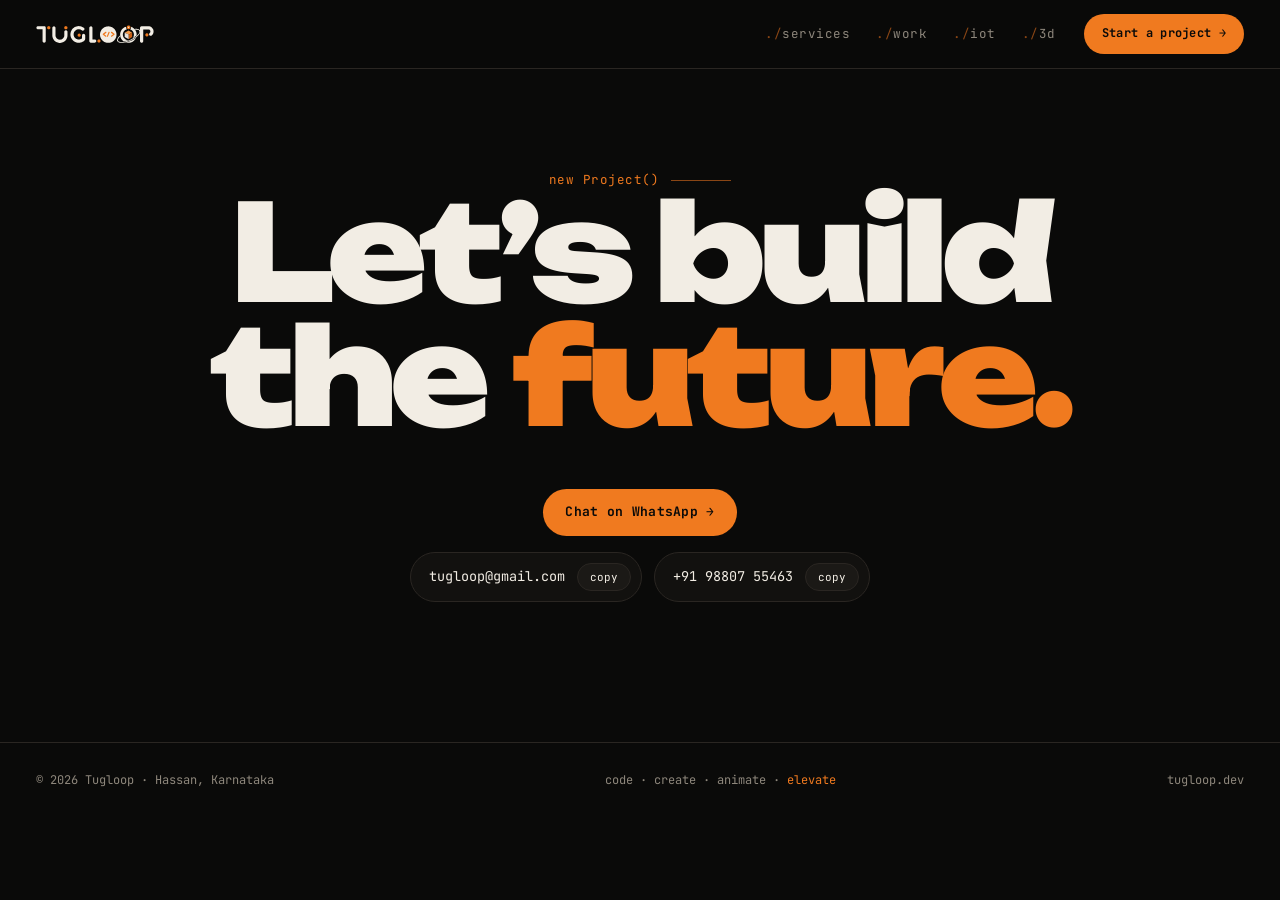
<file: contact.html>
<!doctype html>
<html lang="en">
<head>
<meta charset="utf-8">
<meta name="viewport" content="width=device-width,initial-scale=1,viewport-fit=cover">
<title>Contact — Tugloop</title>
<meta name="description" content="Start a project with Tugloop: WhatsApp, email or phone.">
<meta name="theme-color" content="#0A0A09">
<meta property="og:title" content="Contact — Tugloop">
<meta property="og:description" content="Start a project with Tugloop: WhatsApp, email or phone.">
<meta property="og:type" content="website">
<link rel="preconnect" href="https://fonts.googleapis.com">
<link rel="preconnect" href="https://fonts.gstatic.com" crossorigin>
<link rel="stylesheet" href="https://fonts.googleapis.com/css2?family=Unbounded:wght@300;500;700;900&family=Instrument+Sans:wght@400;500;600&family=JetBrains+Mono:wght@400;700&family=Cormorant+Garamond:ital,wght@0,500;1,500&display=swap">
<link rel="stylesheet" href="style.css">
</head>
<body>


<nav class="nav" id="nav">
 <div class="wrap">
  <a href="./" class="brand" aria-label="Tugloop home"><svg viewBox="0 0 281.5 43.7" width="100%" style="display:block"><path fill-rule="evenodd" fill="#F2EDE4" d="M195.7 36.8 L195.6 35.9 L195.7 34.7 L196.1 33.5 L196.5 32.6 L197.3 31.1 L198.1 30.1 L198.9 29.1 L200.4 27.6 L200.0 25.3 L198.0 27.3 L196.2 29.5 L195.1 31.2 L194.5 32.2 L194.1 33.3 L193.7 34.8 L193.7 36.3 L194.0 37.8 L194.2 38.3 L194.5 38.6 L194.9 38.7 L195.2 38.7 L195.6 38.5 L195.8 38.3 L195.9 37.7ZM237.3 11.1 L240.4 11.2 L241.6 11.3 L243.2 11.7 L244.5 12.1 L245.5 12.7 L246.2 13.4 L246.8 14.4 L247.2 14.7 L247.5 14.8 L247.9 14.7 L248.3 14.5 L248.5 14.1 L248.5 13.7 L248.3 13.0 L247.7 12.2 L247.0 11.5 L245.7 10.6 L244.8 10.2 L243.7 9.8 L241.9 9.4 L239.9 9.2 L237.8 9.2 L235.8 9.3Z"/><path fill-rule="evenodd" fill="#F2EDE4" d="M15.6 38.9 L16.0 40.0 L16.7 41.0 L17.7 41.7 L18.2 41.9 L19.4 42.1 L20.6 41.9 L21.1 41.7 L22.1 41.0 L22.8 40.0 L23.2 38.9 L23.2 6.5 L23.0 5.3 L22.5 4.3 L22.1 3.8 L21.1 3.1 L20.0 2.7 L4.8 2.7 L3.6 2.9 L2.6 3.4 L1.7 4.3 L1.4 4.8 L1.0 5.9 L1.0 7.1 L1.4 8.2 L1.7 8.7 L2.6 9.6 L3.6 10.1 L4.8 10.3 L15.6 10.3ZM111.6 5.1 L109.4 4.0 L107.8 3.5 L105.3 2.9 L103.9 2.7 L102.3 2.6 L99.8 2.7 L98.4 2.9 L96.8 3.3 L94.4 4.1 L92.9 4.8 L91.6 5.5 L89.6 7.0 L88.3 8.0 L87.3 9.0 L85.8 11.0 L84.9 12.4 L83.7 14.7 L83.1 16.2 L82.7 17.6 L82.3 20.0 L82.1 21.7 L82.1 23.1 L82.3 25.6 L82.7 27.2 L83.4 29.6 L84.1 31.2 L85.3 33.4 L86.3 34.7 L87.2 35.8 L89.0 37.6 L90.3 38.6 L92.4 39.9 L93.7 40.6 L95.2 41.2 L96.5 41.6 L99.0 42.2 L100.7 42.4 L102.1 42.4 L104.6 42.2 L106.0 42.0 L107.6 41.6 L109.9 40.7 L111.4 40.0 L112.6 39.3 L113.8 38.5 L115.2 37.4 L116.8 35.0 L117.2 34.0 L117.4 32.9 L117.4 24.3 L117.0 23.2 L116.7 22.7 L115.8 21.8 L114.8 21.3 L113.6 21.1 L112.4 21.3 L111.9 21.5 L110.9 22.2 L110.2 23.2 L110.0 23.7 L109.8 24.9 L109.8 31.8 L109.5 32.2 L108.5 32.9 L107.0 33.7 L105.4 34.3 L103.7 34.7 L102.0 34.8 L101.1 34.8 L100.2 34.7 L98.5 34.3 L96.9 33.7 L95.4 32.9 L94.7 32.4 L93.4 31.3 L92.2 30.0 L91.7 29.3 L91.3 28.5 L90.6 27.0 L90.3 26.2 L89.9 24.5 L89.7 22.8 L89.8 21.1 L89.9 20.2 L90.4 18.5 L91.0 16.9 L91.9 15.5 L93.0 14.1 L93.6 13.5 L94.9 12.4 L96.4 11.5 L98.0 10.9 L99.7 10.4 L100.5 10.3 L102.3 10.2 L104.0 10.4 L104.8 10.5 L106.5 11.0 L108.0 11.8 L110.1 13.1 L111.2 13.5 L111.8 13.5 L113.0 13.3 L114.0 12.8 L114.5 12.4 L115.2 11.4 L115.4 10.8 L115.6 9.7 L115.4 8.5 L114.8 7.4 L114.4 7.0 L113.1 6.0ZM268.4 10.5 L269.3 10.7 L270.0 10.9 L270.8 11.4 L271.4 11.9 L272.0 12.6 L272.4 13.2 L272.8 14.1 L272.9 14.9 L272.9 15.6 L272.9 16.4 L272.5 17.6 L271.8 18.6 L270.7 19.7 L270.1 20.7 L269.9 21.3 L269.8 22.5 L270.1 23.6 L270.8 24.7 L271.7 25.4 L272.2 25.7 L272.8 25.9 L274.0 25.9 L275.1 25.6 L276.1 25.0 L277.2 24.0 L278.3 22.7 L279.0 21.4 L279.6 20.1 L280.1 18.6 L280.4 17.2 L280.5 15.8 L280.5 14.4 L280.3 12.9 L279.9 11.5 L279.4 10.2 L278.5 8.7 L277.7 7.5 L276.7 6.4 L275.6 5.5 L274.0 4.4 L272.3 3.7 L270.3 3.1 L268.4 2.9 L251.5 2.9 L250.3 3.3 L249.8 3.6 L249.0 4.5 L248.7 5.0 L248.3 6.1 L248.2 6.7 L248.2 38.5 L248.4 39.7 L249.0 40.7 L249.8 41.6 L250.3 41.9 L250.9 42.1 L252.1 42.3 L253.2 42.1 L253.8 41.9 L254.3 41.6 L255.1 40.7 L255.4 40.2 L255.8 39.1 L255.9 10.5ZM127.3 39.5 L127.8 40.5 L128.7 41.4 L129.2 41.7 L130.3 42.1 L140.0 42.1 L141.2 41.9 L142.2 41.4 L143.1 40.5 L143.4 40.0 L143.8 38.9 L143.8 37.7 L143.4 36.6 L142.7 35.6 L141.7 34.9 L141.2 34.7 L140.0 34.5 L134.7 34.5 L134.7 6.4 L134.3 5.3 L133.6 4.3 L132.6 3.6 L131.5 3.2 L130.9 3.2 L129.7 3.4 L128.7 3.9 L127.8 4.8 L127.5 5.3 L127.1 6.4 L127.1 38.3ZM191.3 17.2 L190.6 15.4 L189.8 13.6 L188.8 12.0 L187.6 10.4 L186.3 9.0 L184.9 7.7 L183.3 6.5 L181.7 5.5 L179.9 4.7 L178.1 4.0 L176.2 3.6 L174.3 3.3 L172.4 3.2 L170.5 3.3 L168.6 3.6 L166.7 4.0 L164.9 4.7 L163.1 5.5 L161.5 6.5 L159.9 7.7 L158.5 9.0 L157.2 10.4 L156.0 12.0 L155.0 13.6 L154.2 15.4 L153.5 17.2 L153.1 19.1 L152.8 21.0 L152.7 22.9 L152.8 24.8 L153.1 26.7 L153.5 28.6 L154.2 30.4 L155.0 32.2 L156.0 33.8 L157.2 35.4 L158.5 36.8 L159.9 38.1 L161.5 39.3 L163.1 40.3 L164.9 41.1 L166.7 41.8 L168.6 42.2 L170.5 42.5 L172.4 42.6 L174.3 42.5 L176.2 42.2 L178.1 41.8 L179.9 41.1 L181.7 40.3 L183.3 39.3 L184.9 38.1 L186.3 36.8 L187.6 35.4 L188.8 33.8 L189.8 32.2 L190.6 30.4 L191.3 28.6 L191.7 26.7 L192.0 24.8 L192.1 22.9 L192.0 21.0 L191.7 19.1ZM38.9 25.6 L39.2 28.0 L39.7 29.8 L40.3 31.6 L41.1 33.2 L42.0 34.7 L43.5 36.7 L44.8 37.9 L46.3 39.2 L48.4 40.5 L50.0 41.3 L51.8 41.9 L53.6 42.4 L56.0 42.7 L57.8 42.7 L59.7 42.5 L62.2 41.9 L63.8 41.4 L65.6 40.5 L67.1 39.6 L68.6 38.5 L70.3 36.8 L71.5 35.5 L72.5 34.0 L73.3 32.4 L74.0 30.8 L74.5 29.1 L74.8 28.0 L75.0 26.3 L75.1 24.6 L75.1 16.4 L74.9 15.2 L74.4 14.2 L73.5 13.3 L73.0 13.0 L71.9 12.6 L70.7 12.6 L69.6 13.0 L69.1 13.3 L68.2 14.2 L67.7 15.2 L67.5 15.8 L67.5 25.1 L67.4 26.1 L67.2 27.2 L66.7 28.6 L66.0 30.0 L65.1 31.3 L64.1 32.4 L63.3 33.0 L61.9 33.9 L60.5 34.5 L59.0 34.9 L57.5 35.1 L56.5 35.1 L55.0 34.9 L53.5 34.5 L52.5 34.1 L51.6 33.6 L50.7 33.0 L49.6 32.0 L48.9 31.3 L48.3 30.4 L47.7 29.5 L47.1 28.1 L46.7 26.6 L46.5 25.1 L46.5 6.4 L46.1 5.3 L45.8 4.8 L45.4 4.3 L44.4 3.6 L43.9 3.4 L42.7 3.2 L41.5 3.4 L40.5 3.9 L39.6 4.8 L39.3 5.3 L38.9 6.4ZM237.8 13.6 L236.8 12.0 L235.6 10.4 L234.3 9.0 L232.9 7.7 L231.3 6.5 L229.7 5.5 L227.9 4.7 L226.8 4.3 L226.9 4.9 L226.9 6.1 L226.6 7.2 L226.4 7.8 L225.9 8.8 L225.5 9.3 L224.4 10.3 L225.5 10.7 L226.6 11.3 L227.7 11.9 L228.8 12.7 L229.7 13.6 L230.6 14.5 L231.4 15.6 L232.0 16.7 L232.6 17.8 L233.0 19.1 L233.3 20.3 L233.5 21.6 L233.6 22.9 L233.5 24.2 L233.3 25.5 L233.0 26.7 L232.6 28.0 L232.0 29.1 L231.4 30.2 L230.6 31.3 L229.7 32.2 L228.8 33.1 L227.7 33.9 L226.6 34.5 L225.5 35.1 L224.2 35.5 L223.0 35.8 L221.7 36.0 L220.4 36.1 L219.1 36.0 L217.8 35.8 L216.6 35.5 L215.3 35.1 L214.2 34.5 L213.1 33.9 L212.0 33.1 L211.1 32.2 L210.2 31.3 L209.4 30.2 L208.8 29.1 L208.2 28.0 L207.8 26.7 L207.5 25.5 L207.3 24.2 L207.2 22.9 L207.3 21.6 L207.5 20.3 L207.8 19.1 L208.2 17.8 L208.8 16.7 L209.4 15.6 L210.2 14.5 L211.1 13.6 L212.0 12.7 L213.1 11.9 L214.2 11.3 L215.3 10.7 L217.1 10.1 L216.3 9.3 L215.9 8.8 L215.4 7.8 L215.2 7.2 L215.0 6.7 L214.9 5.5 L214.9 4.9 L215.1 3.9 L212.9 4.7 L211.1 5.5 L209.5 6.5 L207.9 7.7 L206.5 9.0 L205.2 10.4 L204.0 12.0 L203.0 13.6 L202.2 15.4 L201.5 17.2 L201.1 19.1 L200.8 21.0 L200.7 22.9 L200.8 24.8 L201.1 26.7 L201.5 28.6 L202.2 30.4 L203.0 32.2 L204.0 33.8 L205.2 35.4 L206.5 36.8 L207.9 38.1 L209.5 39.3 L211.1 40.3 L212.9 41.1 L214.7 41.8 L216.6 42.2 L218.5 42.5 L220.4 42.6 L222.3 42.5 L224.2 42.2 L226.1 41.8 L227.9 41.1 L229.7 40.3 L231.3 39.3 L232.9 38.1 L234.3 36.8 L235.6 35.4 L236.8 33.8 L237.8 32.2 L238.6 30.4 L239.3 28.6 L239.7 26.7 L240.0 24.8 L240.1 22.9 L240.0 21.0 L239.7 19.1 L239.3 17.2 L238.6 15.4Z"/><path fill-rule="evenodd" fill="#0A0A09" d="M240.2 24.5 L237.9 26.4 L236.4 27.5 L233.2 29.7 L228.8 32.2 L225.1 34.1 L221.2 35.7 L216.4 37.4 L212.7 38.4 L208.9 39.1 L211.0 40.5 L212.8 41.3 L214.8 42.0 L217.6 41.2 L220.6 40.2 L223.7 39.0 L226.7 37.7 L229.7 36.3 L232.6 34.7 L235.4 33.1 L238.6 30.9 L239.4 28.7 L239.9 26.8Z"/><path fill-rule="evenodd" fill="#F07A1F" d="M224.9 3.4 L224.4 2.6 L223.8 2.0 L223.0 1.5 L222.2 1.2 L221.3 1.0 L220.5 1.0 L219.6 1.2 L218.8 1.5 L218.0 2.0 L217.4 2.6 L216.9 3.4 L216.6 4.2 L216.4 5.1 L216.4 5.9 L216.6 6.8 L216.9 7.6 L217.4 8.4 L218.0 9.0 L218.8 9.5 L219.6 9.8 L220.5 10.0 L221.3 10.0 L222.2 9.8 L223.0 9.5 L223.8 9.0 L224.4 8.4 L224.9 7.6 L225.2 6.8 L225.4 5.9 L225.4 5.1 L225.2 4.2ZM33.6 4.3 L33.2 3.7 L32.6 3.3 L31.9 2.9 L31.2 2.7 L30.4 2.6 L29.6 2.7 L28.9 2.9 L28.2 3.3 L27.6 3.7 L27.2 4.3 L26.8 5.0 L26.6 5.7 L26.5 6.5 L26.6 7.3 L26.8 8.0 L27.2 8.7 L27.6 9.3 L28.2 9.7 L28.9 10.1 L29.6 10.3 L30.4 10.4 L31.2 10.3 L31.9 10.1 L32.6 9.7 L33.2 9.3 L33.6 8.7 L34.0 8.0 L34.2 7.3 L34.3 6.5 L34.2 5.7 L34.0 5.0ZM74.4 4.3 L74.0 3.7 L73.4 3.3 L72.7 2.9 L72.0 2.7 L71.2 2.6 L70.4 2.7 L69.7 2.9 L69.0 3.3 L68.4 3.7 L68.0 4.3 L67.6 5.0 L67.4 5.7 L67.3 6.5 L67.4 7.3 L67.6 8.0 L68.0 8.7 L68.4 9.3 L69.0 9.7 L69.7 10.1 L70.4 10.3 L71.2 10.4 L72.0 10.3 L72.7 10.1 L73.4 9.7 L74.0 9.3 L74.4 8.7 L74.8 8.0 L75.0 7.3 L75.1 6.5 L75.0 5.7 L74.8 5.0ZM159.2 21.7 L159.2 22.3 L159.3 22.7 L159.6 23.1 L165.7 27.8 L166.1 28.0 L166.8 28.0 L167.2 27.9 L167.8 27.5 L168.0 27.1 L168.0 26.4 L167.9 26.0 L167.6 25.6 L163.0 22.1 L167.5 18.8 L167.8 18.4 L168.0 17.8 L168.0 17.4 L167.9 16.9 L167.4 16.4 L167.0 16.2 L166.6 16.2 L166.1 16.2 L165.7 16.4 L159.7 20.9 L159.4 21.3ZM178.8 26.2 L178.8 26.6 L178.8 27.1 L179.0 27.5 L179.4 27.8 L180.0 28.0 L180.4 28.0 L180.9 27.9 L187.1 23.3 L187.5 22.7 L187.6 22.3 L187.6 21.9 L187.5 21.5 L187.1 20.9 L181.1 16.4 L180.4 16.2 L180.0 16.2 L179.6 16.3 L179.0 16.7 L178.8 17.4 L178.8 17.8 L178.9 18.2 L179.3 18.8 L183.8 22.1 L179.3 25.4 L179.0 25.8ZM169.2 27.5 L169.4 27.9 L169.8 28.1 L170.4 28.3 L171.1 28.2 L171.5 28.0 L171.7 27.6 L175.7 17.8 L175.7 17.4 L175.6 16.9 L175.4 16.5 L175.0 16.3 L174.4 16.1 L173.9 16.1 L173.5 16.3 L173.1 16.8 L169.2 26.4 L169.1 27.0ZM268.0 21.8 L267.5 21.1 L267.0 20.6 L266.4 20.2 L265.7 19.9 L265.0 19.8 L264.2 19.8 L263.5 19.9 L262.8 20.2 L262.2 20.6 L261.7 21.1 L261.2 21.8 L261.0 22.4 L260.8 23.2 L260.8 23.9 L261.0 24.7 L261.2 25.3 L261.7 26.0 L262.2 26.5 L262.8 26.9 L263.5 27.2 L264.2 27.3 L265.0 27.3 L265.7 27.2 L266.4 26.9 L267.0 26.5 L267.5 26.0 L268.0 25.3 L268.2 24.7 L268.4 23.9 L268.4 23.2 L268.2 22.4ZM105.9 21.8 L105.4 21.3 L104.8 20.8 L104.1 20.6 L103.4 20.4 L102.6 20.4 L101.9 20.6 L101.2 20.8 L100.6 21.3 L100.1 21.8 L99.6 22.4 L99.4 23.1 L99.2 23.8 L99.2 24.6 L99.4 25.3 L99.6 26.0 L100.1 26.6 L100.6 27.1 L101.2 27.6 L101.9 27.8 L102.6 28.0 L103.4 28.0 L104.1 27.8 L104.8 27.6 L105.4 27.1 L105.9 26.6 L106.4 26.0 L106.6 25.3 L106.8 24.6 L106.8 23.8 L106.6 23.1 L106.4 22.4ZM153.1 35.9 L152.5 35.3 L151.9 34.9 L151.3 34.7 L150.6 34.5 L149.8 34.5 L149.1 34.7 L148.5 34.9 L147.9 35.3 L147.3 35.9 L146.9 36.5 L146.7 37.1 L146.5 37.8 L146.5 38.6 L146.7 39.3 L146.9 39.9 L147.3 40.5 L147.9 41.1 L148.5 41.5 L149.1 41.7 L149.8 41.9 L150.6 41.9 L151.3 41.7 L151.9 41.5 L152.5 41.1 L153.1 40.5 L153.5 39.9 L153.7 39.3 L153.9 38.6 L153.9 37.8 L153.7 37.1 L153.5 36.5Z"/><path fill-rule="evenodd" fill="#F29A4A" d="M220.9 13.2 L229.4 18.2 L221.3 22.9 L211.6 18.2Z"/><path fill-rule="evenodd" fill="#E4E1DC" d="M211.6 18.2 L221.3 22.9 L221.3 33.9 L211.6 28.6Z"/><path fill-rule="evenodd" fill="#C95E14" d="M221.3 22.9 L229.4 18.2 L229.4 28.6 L221.3 33.9Z"/><path fill-rule="evenodd" fill="#F2EDE4" d="M222.4 5.5 L222.3 4.9 L222.0 4.4 L221.5 4.1 L220.9 4.0 L220.3 4.1 L219.8 4.4 L219.5 4.9 L219.4 5.5 L219.5 6.1 L219.8 6.6 L220.3 6.9 L220.9 7.0 L221.5 6.9 L222.0 6.6 L222.3 6.1Z"/><path fill-rule="evenodd" fill="#F2EDE4" d="M246.4 13.7 L246.9 14.6 L247.0 15.6 L246.9 16.7 L246.7 17.6 L246.1 19.0 L245.2 20.6 L244.0 22.2 L243.0 23.3 L241.2 25.0 L239.3 26.7 L237.1 28.4 L235.5 29.5 L231.1 32.2 L226.5 34.6 L221.6 36.7 L216.7 38.4 L212.0 39.6 L210.2 39.9 L207.6 40.3 L205.2 40.5 L203.0 40.5 L201.1 40.3 L199.9 40.1 L198.9 39.8 L197.6 39.2 L196.7 38.5 L196.2 38.0 L195.9 37.4 L195.6 36.3 L195.4 36.1 L195.2 35.9 L194.8 35.7 L194.3 35.8 L194.1 35.9 L193.7 36.4 L193.7 36.7 L193.8 37.3 L194.2 38.2 L194.7 39.2 L195.8 40.2 L196.7 40.9 L198.3 41.6 L200.1 42.1 L201.5 42.3 L203.7 42.4 L206.1 42.4 L207.8 42.2 L210.5 41.8 L213.4 41.2 L216.3 40.5 L221.3 38.8 L224.3 37.6 L227.3 36.3 L230.2 34.9 L233.0 33.3 L235.7 31.6 L238.2 29.9 L240.5 28.2 L242.5 26.4 L243.8 25.2 L245.4 23.4 L246.8 21.6 L247.8 19.9 L248.5 18.2 L248.9 16.5 L248.9 15.0 L248.7 14.0 L248.3 13.0 L247.5 12.0 L247.1 11.9 L246.8 11.9 L246.4 12.1 L246.2 12.3 L246.0 12.7 L246.0 13.0 L246.1 13.3Z"/></svg></a>
  <ul>
   <li><a href="services.html">services</a></li>
   <li><a href="work.html">work</a></li>
   <li><a href="iot.html">iot</a></li>
   <li><a href="3d.html">3d</a></li>
   <li class="m-only"><a href="contact.html" aria-current="page">contact</a></li>
  </ul>
  <a class="btn" href="contact.html"><span>Start a project →</span></a>
  <button class="menu" id="menu" type="button" aria-expanded="false" aria-controls="nav">menu</button>
 </div>
</nav>

<section id="contact" class="contact solo">
 <div class="wrap">
  <div class="eyebrow" style="justify-content:center">new Project()</div>
  <h2 class="big" aria-label="Let's build the future."><span class="ln">Let’s build</span><span class="ln">the <span class="f">future.</span></span></h2>
  <div class="ways">
   <a class="btn" href="https://wa.me/919880755463?text=Hi%20Tugloop%2C%20I%27d%20like%20to%20build%20something." target="_blank" rel="noopener"><span>Chat on WhatsApp →</span></a>
  </div>
  <div class="ways" style="margin-top:16px">
   <span class="chip"><span id="em">tugloop@gmail.com</span><button type="button" data-copy="tugloop@gmail.com" id="copyEmail">copy</button></span>
   <span class="chip"><span>+91 98807 55463</span><button type="button" data-copy="+91 98807 55463" id="copyPhone">copy</button></span>
  </div>
 </div>
</section>

<footer><div class="wrap"><span>© 2026 Tugloop · Hassan, Karnataka</span><span>code · create · animate · <span class="o">elevate</span></span><span>tugloop.dev</span></div></footer>

<script src="main.js"></script>
</body>
</html>
</file>
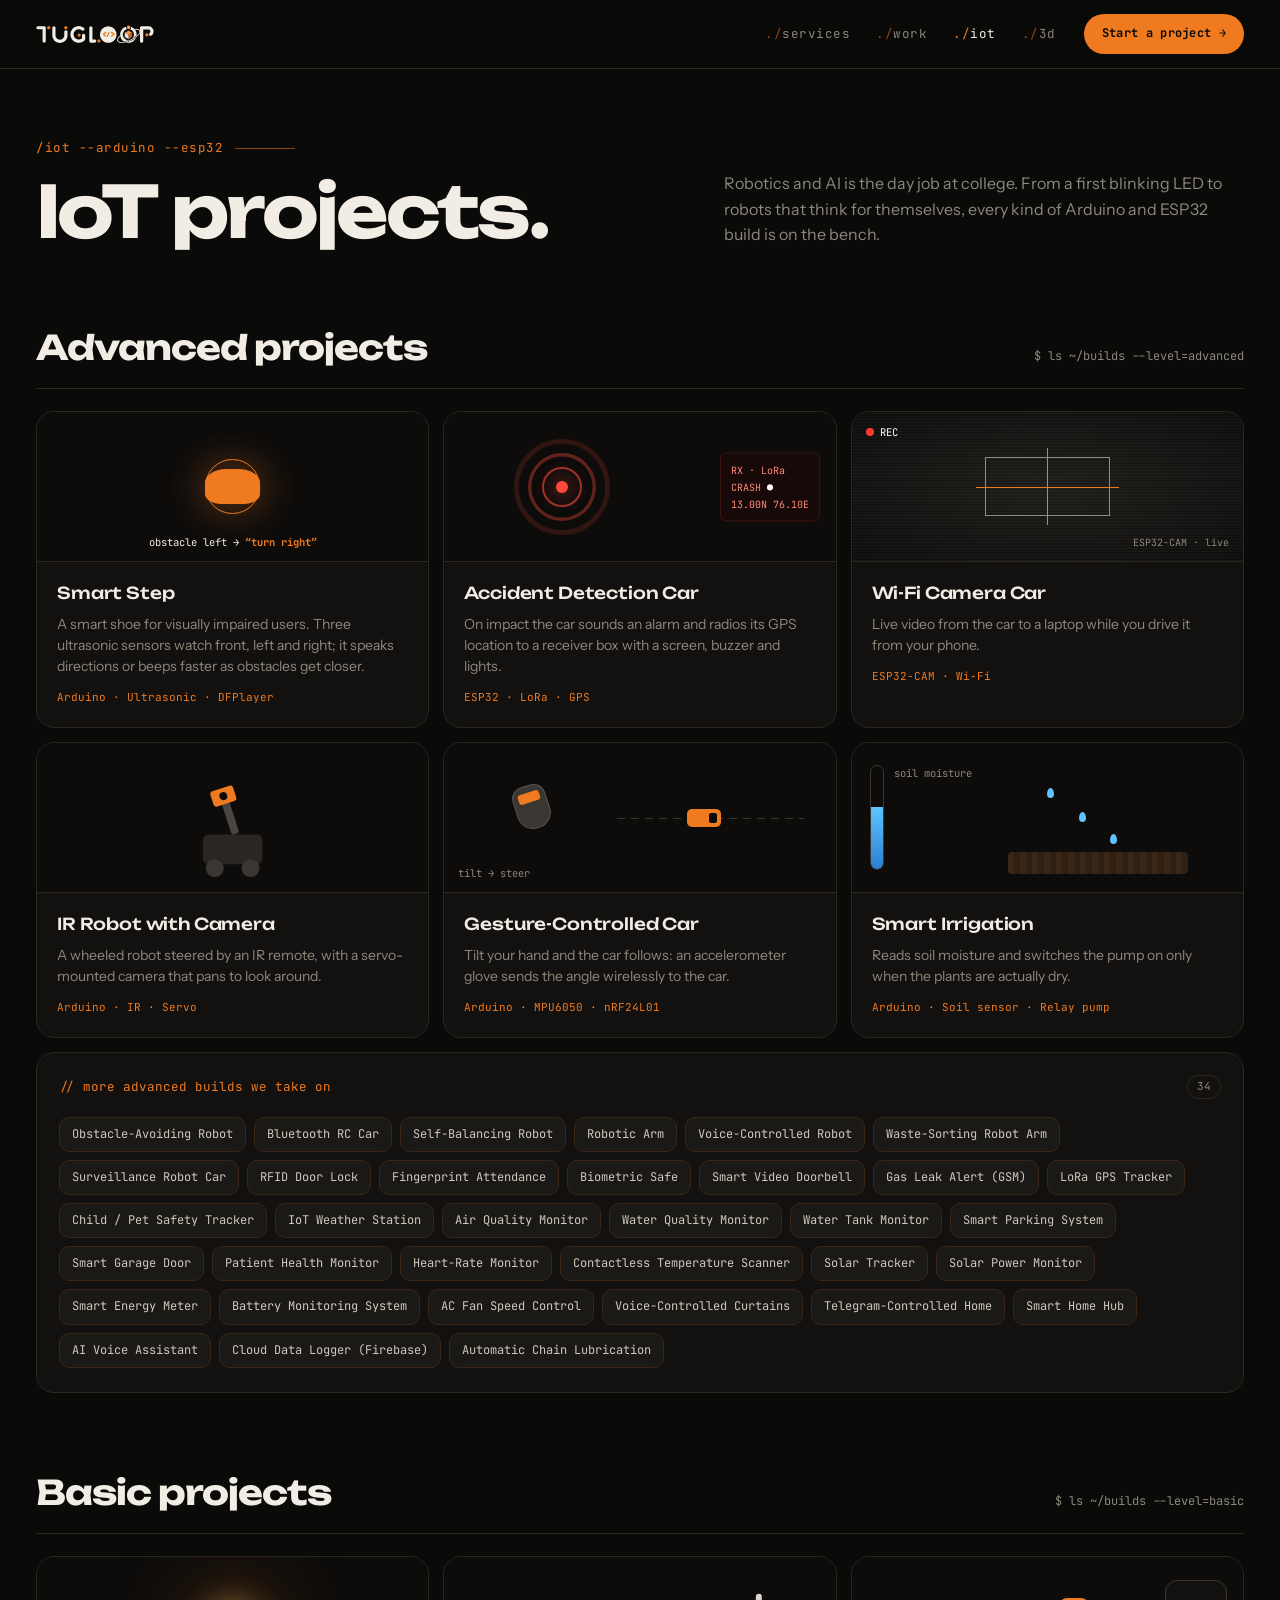
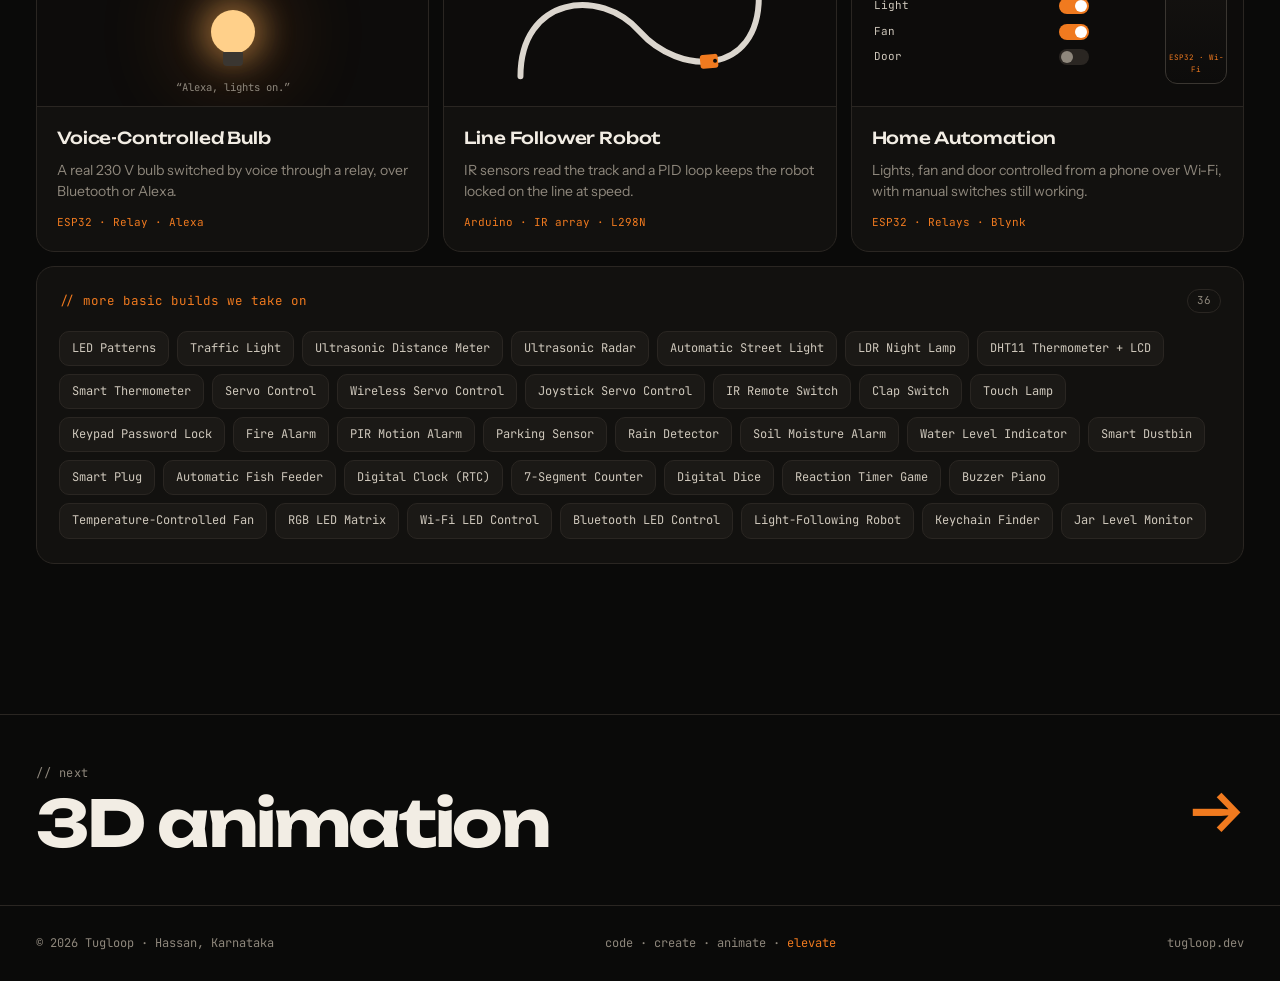
<file: iot.html>
<!doctype html>
<html lang="en">
<head>
<meta charset="utf-8">
<meta name="viewport" content="width=device-width,initial-scale=1,viewport-fit=cover">
<title>IoT projects — Tugloop</title>
<meta name="description" content="Arduino and ESP32 builds by Tugloop: smart shoe, accident detection car, camera car, home automation and more.">
<meta name="theme-color" content="#0A0A09">
<meta property="og:title" content="IoT projects — Tugloop">
<meta property="og:description" content="Arduino and ESP32 builds by Tugloop: smart shoe, accident detection car, camera car, home automation and more.">
<meta property="og:type" content="website">
<link rel="preconnect" href="https://fonts.googleapis.com">
<link rel="preconnect" href="https://fonts.gstatic.com" crossorigin>
<link rel="stylesheet" href="https://fonts.googleapis.com/css2?family=Unbounded:wght@300;500;700;900&family=Instrument+Sans:wght@400;500;600&family=JetBrains+Mono:wght@400;700&family=Cormorant+Garamond:ital,wght@0,500;1,500&display=swap">
<link rel="stylesheet" href="style.css">
</head>
<body>


<nav class="nav" id="nav">
 <div class="wrap">
  <a href="./" class="brand" aria-label="Tugloop home"><svg viewBox="0 0 281.5 43.7" width="100%" style="display:block"><path fill-rule="evenodd" fill="#F2EDE4" d="M195.7 36.8 L195.6 35.9 L195.7 34.7 L196.1 33.5 L196.5 32.6 L197.3 31.1 L198.1 30.1 L198.9 29.1 L200.4 27.6 L200.0 25.3 L198.0 27.3 L196.2 29.5 L195.1 31.2 L194.5 32.2 L194.1 33.3 L193.7 34.8 L193.7 36.3 L194.0 37.8 L194.2 38.3 L194.5 38.6 L194.9 38.7 L195.2 38.7 L195.6 38.5 L195.8 38.3 L195.9 37.7ZM237.3 11.1 L240.4 11.2 L241.6 11.3 L243.2 11.7 L244.5 12.1 L245.5 12.7 L246.2 13.4 L246.8 14.4 L247.2 14.7 L247.5 14.8 L247.9 14.7 L248.3 14.5 L248.5 14.1 L248.5 13.7 L248.3 13.0 L247.7 12.2 L247.0 11.5 L245.7 10.6 L244.8 10.2 L243.7 9.8 L241.9 9.4 L239.9 9.2 L237.8 9.2 L235.8 9.3Z"/><path fill-rule="evenodd" fill="#F2EDE4" d="M15.6 38.9 L16.0 40.0 L16.7 41.0 L17.7 41.7 L18.2 41.9 L19.4 42.1 L20.6 41.9 L21.1 41.7 L22.1 41.0 L22.8 40.0 L23.2 38.9 L23.2 6.5 L23.0 5.3 L22.5 4.3 L22.1 3.8 L21.1 3.1 L20.0 2.7 L4.8 2.7 L3.6 2.9 L2.6 3.4 L1.7 4.3 L1.4 4.8 L1.0 5.9 L1.0 7.1 L1.4 8.2 L1.7 8.7 L2.6 9.6 L3.6 10.1 L4.8 10.3 L15.6 10.3ZM111.6 5.1 L109.4 4.0 L107.8 3.5 L105.3 2.9 L103.9 2.7 L102.3 2.6 L99.8 2.7 L98.4 2.9 L96.8 3.3 L94.4 4.1 L92.9 4.8 L91.6 5.5 L89.6 7.0 L88.3 8.0 L87.3 9.0 L85.8 11.0 L84.9 12.4 L83.7 14.7 L83.1 16.2 L82.7 17.6 L82.3 20.0 L82.1 21.7 L82.1 23.1 L82.3 25.6 L82.7 27.2 L83.4 29.6 L84.1 31.2 L85.3 33.4 L86.3 34.7 L87.2 35.8 L89.0 37.6 L90.3 38.6 L92.4 39.9 L93.7 40.6 L95.2 41.2 L96.5 41.6 L99.0 42.2 L100.7 42.4 L102.1 42.4 L104.6 42.2 L106.0 42.0 L107.6 41.6 L109.9 40.7 L111.4 40.0 L112.6 39.3 L113.8 38.5 L115.2 37.4 L116.8 35.0 L117.2 34.0 L117.4 32.9 L117.4 24.3 L117.0 23.2 L116.7 22.7 L115.8 21.8 L114.8 21.3 L113.6 21.1 L112.4 21.3 L111.9 21.5 L110.9 22.2 L110.2 23.2 L110.0 23.7 L109.8 24.9 L109.8 31.8 L109.5 32.2 L108.5 32.9 L107.0 33.7 L105.4 34.3 L103.7 34.7 L102.0 34.8 L101.1 34.8 L100.2 34.7 L98.5 34.3 L96.9 33.7 L95.4 32.9 L94.7 32.4 L93.4 31.3 L92.2 30.0 L91.7 29.3 L91.3 28.5 L90.6 27.0 L90.3 26.2 L89.9 24.5 L89.7 22.8 L89.8 21.1 L89.9 20.2 L90.4 18.5 L91.0 16.9 L91.9 15.5 L93.0 14.1 L93.6 13.5 L94.9 12.4 L96.4 11.5 L98.0 10.9 L99.7 10.4 L100.5 10.3 L102.3 10.2 L104.0 10.4 L104.8 10.5 L106.5 11.0 L108.0 11.8 L110.1 13.1 L111.2 13.5 L111.8 13.5 L113.0 13.3 L114.0 12.8 L114.5 12.4 L115.2 11.4 L115.4 10.8 L115.6 9.7 L115.4 8.5 L114.8 7.4 L114.4 7.0 L113.1 6.0ZM268.4 10.5 L269.3 10.7 L270.0 10.9 L270.8 11.4 L271.4 11.9 L272.0 12.6 L272.4 13.2 L272.8 14.1 L272.9 14.9 L272.9 15.6 L272.9 16.4 L272.5 17.6 L271.8 18.6 L270.7 19.7 L270.1 20.7 L269.9 21.3 L269.8 22.5 L270.1 23.6 L270.8 24.7 L271.7 25.4 L272.2 25.7 L272.8 25.9 L274.0 25.9 L275.1 25.6 L276.1 25.0 L277.2 24.0 L278.3 22.7 L279.0 21.4 L279.6 20.1 L280.1 18.6 L280.4 17.2 L280.5 15.8 L280.5 14.4 L280.3 12.9 L279.9 11.5 L279.4 10.2 L278.5 8.7 L277.7 7.5 L276.7 6.4 L275.6 5.5 L274.0 4.4 L272.3 3.7 L270.3 3.1 L268.4 2.9 L251.5 2.9 L250.3 3.3 L249.8 3.6 L249.0 4.5 L248.7 5.0 L248.3 6.1 L248.2 6.7 L248.2 38.5 L248.4 39.7 L249.0 40.7 L249.8 41.6 L250.3 41.9 L250.9 42.1 L252.1 42.3 L253.2 42.1 L253.8 41.9 L254.3 41.6 L255.1 40.7 L255.4 40.2 L255.8 39.1 L255.9 10.5ZM127.3 39.5 L127.8 40.5 L128.7 41.4 L129.2 41.7 L130.3 42.1 L140.0 42.1 L141.2 41.9 L142.2 41.4 L143.1 40.5 L143.4 40.0 L143.8 38.9 L143.8 37.7 L143.4 36.6 L142.7 35.6 L141.7 34.9 L141.2 34.7 L140.0 34.5 L134.7 34.5 L134.7 6.4 L134.3 5.3 L133.6 4.3 L132.6 3.6 L131.5 3.2 L130.9 3.2 L129.7 3.4 L128.7 3.9 L127.8 4.8 L127.5 5.3 L127.1 6.4 L127.1 38.3ZM191.3 17.2 L190.6 15.4 L189.8 13.6 L188.8 12.0 L187.6 10.4 L186.3 9.0 L184.9 7.7 L183.3 6.5 L181.7 5.5 L179.9 4.7 L178.1 4.0 L176.2 3.6 L174.3 3.3 L172.4 3.2 L170.5 3.3 L168.6 3.6 L166.7 4.0 L164.9 4.7 L163.1 5.5 L161.5 6.5 L159.9 7.7 L158.5 9.0 L157.2 10.4 L156.0 12.0 L155.0 13.6 L154.2 15.4 L153.5 17.2 L153.1 19.1 L152.8 21.0 L152.7 22.9 L152.8 24.8 L153.1 26.7 L153.5 28.6 L154.2 30.4 L155.0 32.2 L156.0 33.8 L157.2 35.4 L158.5 36.8 L159.9 38.1 L161.5 39.3 L163.1 40.3 L164.9 41.1 L166.7 41.8 L168.6 42.2 L170.5 42.5 L172.4 42.6 L174.3 42.5 L176.2 42.2 L178.1 41.8 L179.9 41.1 L181.7 40.3 L183.3 39.3 L184.9 38.1 L186.3 36.8 L187.6 35.4 L188.8 33.8 L189.8 32.2 L190.6 30.4 L191.3 28.6 L191.7 26.7 L192.0 24.8 L192.1 22.9 L192.0 21.0 L191.7 19.1ZM38.9 25.6 L39.2 28.0 L39.7 29.8 L40.3 31.6 L41.1 33.2 L42.0 34.7 L43.5 36.7 L44.8 37.9 L46.3 39.2 L48.4 40.5 L50.0 41.3 L51.8 41.9 L53.6 42.4 L56.0 42.7 L57.8 42.7 L59.7 42.5 L62.2 41.9 L63.8 41.4 L65.6 40.5 L67.1 39.6 L68.6 38.5 L70.3 36.8 L71.5 35.5 L72.5 34.0 L73.3 32.4 L74.0 30.8 L74.5 29.1 L74.8 28.0 L75.0 26.3 L75.1 24.6 L75.1 16.4 L74.9 15.2 L74.4 14.2 L73.5 13.3 L73.0 13.0 L71.9 12.6 L70.7 12.6 L69.6 13.0 L69.1 13.3 L68.2 14.2 L67.7 15.2 L67.5 15.8 L67.5 25.1 L67.4 26.1 L67.2 27.2 L66.7 28.6 L66.0 30.0 L65.1 31.3 L64.1 32.4 L63.3 33.0 L61.9 33.9 L60.5 34.5 L59.0 34.9 L57.5 35.1 L56.5 35.1 L55.0 34.9 L53.5 34.5 L52.5 34.1 L51.6 33.6 L50.7 33.0 L49.6 32.0 L48.9 31.3 L48.3 30.4 L47.7 29.5 L47.1 28.1 L46.7 26.6 L46.5 25.1 L46.5 6.4 L46.1 5.3 L45.8 4.8 L45.4 4.3 L44.4 3.6 L43.9 3.4 L42.7 3.2 L41.5 3.4 L40.5 3.9 L39.6 4.8 L39.3 5.3 L38.9 6.4ZM237.8 13.6 L236.8 12.0 L235.6 10.4 L234.3 9.0 L232.9 7.7 L231.3 6.5 L229.7 5.5 L227.9 4.7 L226.8 4.3 L226.9 4.9 L226.9 6.1 L226.6 7.2 L226.4 7.8 L225.9 8.8 L225.5 9.3 L224.4 10.3 L225.5 10.7 L226.6 11.3 L227.7 11.9 L228.8 12.7 L229.7 13.6 L230.6 14.5 L231.4 15.6 L232.0 16.7 L232.6 17.8 L233.0 19.1 L233.3 20.3 L233.5 21.6 L233.6 22.9 L233.5 24.2 L233.3 25.5 L233.0 26.7 L232.6 28.0 L232.0 29.1 L231.4 30.2 L230.6 31.3 L229.7 32.2 L228.8 33.1 L227.7 33.9 L226.6 34.5 L225.5 35.1 L224.2 35.5 L223.0 35.8 L221.7 36.0 L220.4 36.1 L219.1 36.0 L217.8 35.8 L216.6 35.5 L215.3 35.1 L214.2 34.5 L213.1 33.9 L212.0 33.1 L211.1 32.2 L210.2 31.3 L209.4 30.2 L208.8 29.1 L208.2 28.0 L207.8 26.7 L207.5 25.5 L207.3 24.2 L207.2 22.9 L207.3 21.6 L207.5 20.3 L207.8 19.1 L208.2 17.8 L208.8 16.7 L209.4 15.6 L210.2 14.5 L211.1 13.6 L212.0 12.7 L213.1 11.9 L214.2 11.3 L215.3 10.7 L217.1 10.1 L216.3 9.3 L215.9 8.8 L215.4 7.8 L215.2 7.2 L215.0 6.7 L214.9 5.5 L214.9 4.9 L215.1 3.9 L212.9 4.7 L211.1 5.5 L209.5 6.5 L207.9 7.7 L206.5 9.0 L205.2 10.4 L204.0 12.0 L203.0 13.6 L202.2 15.4 L201.5 17.2 L201.1 19.1 L200.8 21.0 L200.7 22.9 L200.8 24.8 L201.1 26.7 L201.5 28.6 L202.2 30.4 L203.0 32.2 L204.0 33.8 L205.2 35.4 L206.5 36.8 L207.9 38.1 L209.5 39.3 L211.1 40.3 L212.9 41.1 L214.7 41.8 L216.6 42.2 L218.5 42.5 L220.4 42.6 L222.3 42.5 L224.2 42.2 L226.1 41.8 L227.9 41.1 L229.7 40.3 L231.3 39.3 L232.9 38.1 L234.3 36.8 L235.6 35.4 L236.8 33.8 L237.8 32.2 L238.6 30.4 L239.3 28.6 L239.7 26.7 L240.0 24.8 L240.1 22.9 L240.0 21.0 L239.7 19.1 L239.3 17.2 L238.6 15.4Z"/><path fill-rule="evenodd" fill="#0A0A09" d="M240.2 24.5 L237.9 26.4 L236.4 27.5 L233.2 29.7 L228.8 32.2 L225.1 34.1 L221.2 35.7 L216.4 37.4 L212.7 38.4 L208.9 39.1 L211.0 40.5 L212.8 41.3 L214.8 42.0 L217.6 41.2 L220.6 40.2 L223.7 39.0 L226.7 37.7 L229.7 36.3 L232.6 34.7 L235.4 33.1 L238.6 30.9 L239.4 28.7 L239.9 26.8Z"/><path fill-rule="evenodd" fill="#F07A1F" d="M224.9 3.4 L224.4 2.6 L223.8 2.0 L223.0 1.5 L222.2 1.2 L221.3 1.0 L220.5 1.0 L219.6 1.2 L218.8 1.5 L218.0 2.0 L217.4 2.6 L216.9 3.4 L216.6 4.2 L216.4 5.1 L216.4 5.9 L216.6 6.8 L216.9 7.6 L217.4 8.4 L218.0 9.0 L218.8 9.5 L219.6 9.8 L220.5 10.0 L221.3 10.0 L222.2 9.8 L223.0 9.5 L223.8 9.0 L224.4 8.4 L224.9 7.6 L225.2 6.8 L225.4 5.9 L225.4 5.1 L225.2 4.2ZM33.6 4.3 L33.2 3.7 L32.6 3.3 L31.9 2.9 L31.2 2.7 L30.4 2.6 L29.6 2.7 L28.9 2.9 L28.2 3.3 L27.6 3.7 L27.2 4.3 L26.8 5.0 L26.6 5.7 L26.5 6.5 L26.6 7.3 L26.8 8.0 L27.2 8.7 L27.6 9.3 L28.2 9.7 L28.9 10.1 L29.6 10.3 L30.4 10.4 L31.2 10.3 L31.9 10.1 L32.6 9.7 L33.2 9.3 L33.6 8.7 L34.0 8.0 L34.2 7.3 L34.3 6.5 L34.2 5.7 L34.0 5.0ZM74.4 4.3 L74.0 3.7 L73.4 3.3 L72.7 2.9 L72.0 2.7 L71.2 2.6 L70.4 2.7 L69.7 2.9 L69.0 3.3 L68.4 3.7 L68.0 4.3 L67.6 5.0 L67.4 5.7 L67.3 6.5 L67.4 7.3 L67.6 8.0 L68.0 8.7 L68.4 9.3 L69.0 9.7 L69.7 10.1 L70.4 10.3 L71.2 10.4 L72.0 10.3 L72.7 10.1 L73.4 9.7 L74.0 9.3 L74.4 8.7 L74.8 8.0 L75.0 7.3 L75.1 6.5 L75.0 5.7 L74.8 5.0ZM159.2 21.7 L159.2 22.3 L159.3 22.7 L159.6 23.1 L165.7 27.8 L166.1 28.0 L166.8 28.0 L167.2 27.9 L167.8 27.5 L168.0 27.1 L168.0 26.4 L167.9 26.0 L167.6 25.6 L163.0 22.1 L167.5 18.8 L167.8 18.4 L168.0 17.8 L168.0 17.4 L167.9 16.9 L167.4 16.4 L167.0 16.2 L166.6 16.2 L166.1 16.2 L165.7 16.4 L159.7 20.9 L159.4 21.3ZM178.8 26.2 L178.8 26.6 L178.8 27.1 L179.0 27.5 L179.4 27.8 L180.0 28.0 L180.4 28.0 L180.9 27.9 L187.1 23.3 L187.5 22.7 L187.6 22.3 L187.6 21.9 L187.5 21.5 L187.1 20.9 L181.1 16.4 L180.4 16.2 L180.0 16.2 L179.6 16.3 L179.0 16.7 L178.8 17.4 L178.8 17.8 L178.9 18.2 L179.3 18.8 L183.8 22.1 L179.3 25.4 L179.0 25.8ZM169.2 27.5 L169.4 27.9 L169.8 28.1 L170.4 28.3 L171.1 28.2 L171.5 28.0 L171.7 27.6 L175.7 17.8 L175.7 17.4 L175.6 16.9 L175.4 16.5 L175.0 16.3 L174.4 16.1 L173.9 16.1 L173.5 16.3 L173.1 16.8 L169.2 26.4 L169.1 27.0ZM268.0 21.8 L267.5 21.1 L267.0 20.6 L266.4 20.2 L265.7 19.9 L265.0 19.8 L264.2 19.8 L263.5 19.9 L262.8 20.2 L262.2 20.6 L261.7 21.1 L261.2 21.8 L261.0 22.4 L260.8 23.2 L260.8 23.9 L261.0 24.7 L261.2 25.3 L261.7 26.0 L262.2 26.5 L262.8 26.9 L263.5 27.2 L264.2 27.3 L265.0 27.3 L265.7 27.2 L266.4 26.9 L267.0 26.5 L267.5 26.0 L268.0 25.3 L268.2 24.7 L268.4 23.9 L268.4 23.2 L268.2 22.4ZM105.9 21.8 L105.4 21.3 L104.8 20.8 L104.1 20.6 L103.4 20.4 L102.6 20.4 L101.9 20.6 L101.2 20.8 L100.6 21.3 L100.1 21.8 L99.6 22.4 L99.4 23.1 L99.2 23.8 L99.2 24.6 L99.4 25.3 L99.6 26.0 L100.1 26.6 L100.6 27.1 L101.2 27.6 L101.9 27.8 L102.6 28.0 L103.4 28.0 L104.1 27.8 L104.8 27.6 L105.4 27.1 L105.9 26.6 L106.4 26.0 L106.6 25.3 L106.8 24.6 L106.8 23.8 L106.6 23.1 L106.4 22.4ZM153.1 35.9 L152.5 35.3 L151.9 34.9 L151.3 34.7 L150.6 34.5 L149.8 34.5 L149.1 34.7 L148.5 34.9 L147.9 35.3 L147.3 35.9 L146.9 36.5 L146.7 37.1 L146.5 37.8 L146.5 38.6 L146.7 39.3 L146.9 39.9 L147.3 40.5 L147.9 41.1 L148.5 41.5 L149.1 41.7 L149.8 41.9 L150.6 41.9 L151.3 41.7 L151.9 41.5 L152.5 41.1 L153.1 40.5 L153.5 39.9 L153.7 39.3 L153.9 38.6 L153.9 37.8 L153.7 37.1 L153.5 36.5Z"/><path fill-rule="evenodd" fill="#F29A4A" d="M220.9 13.2 L229.4 18.2 L221.3 22.9 L211.6 18.2Z"/><path fill-rule="evenodd" fill="#E4E1DC" d="M211.6 18.2 L221.3 22.9 L221.3 33.9 L211.6 28.6Z"/><path fill-rule="evenodd" fill="#C95E14" d="M221.3 22.9 L229.4 18.2 L229.4 28.6 L221.3 33.9Z"/><path fill-rule="evenodd" fill="#F2EDE4" d="M222.4 5.5 L222.3 4.9 L222.0 4.4 L221.5 4.1 L220.9 4.0 L220.3 4.1 L219.8 4.4 L219.5 4.9 L219.4 5.5 L219.5 6.1 L219.8 6.6 L220.3 6.9 L220.9 7.0 L221.5 6.9 L222.0 6.6 L222.3 6.1Z"/><path fill-rule="evenodd" fill="#F2EDE4" d="M246.4 13.7 L246.9 14.6 L247.0 15.6 L246.9 16.7 L246.7 17.6 L246.1 19.0 L245.2 20.6 L244.0 22.2 L243.0 23.3 L241.2 25.0 L239.3 26.7 L237.1 28.4 L235.5 29.5 L231.1 32.2 L226.5 34.6 L221.6 36.7 L216.7 38.4 L212.0 39.6 L210.2 39.9 L207.6 40.3 L205.2 40.5 L203.0 40.5 L201.1 40.3 L199.9 40.1 L198.9 39.8 L197.6 39.2 L196.7 38.5 L196.2 38.0 L195.9 37.4 L195.6 36.3 L195.4 36.1 L195.2 35.9 L194.8 35.7 L194.3 35.8 L194.1 35.9 L193.7 36.4 L193.7 36.7 L193.8 37.3 L194.2 38.2 L194.7 39.2 L195.8 40.2 L196.7 40.9 L198.3 41.6 L200.1 42.1 L201.5 42.3 L203.7 42.4 L206.1 42.4 L207.8 42.2 L210.5 41.8 L213.4 41.2 L216.3 40.5 L221.3 38.8 L224.3 37.6 L227.3 36.3 L230.2 34.9 L233.0 33.3 L235.7 31.6 L238.2 29.9 L240.5 28.2 L242.5 26.4 L243.8 25.2 L245.4 23.4 L246.8 21.6 L247.8 19.9 L248.5 18.2 L248.9 16.5 L248.9 15.0 L248.7 14.0 L248.3 13.0 L247.5 12.0 L247.1 11.9 L246.8 11.9 L246.4 12.1 L246.2 12.3 L246.0 12.7 L246.0 13.0 L246.1 13.3Z"/></svg></a>
  <ul>
   <li><a href="services.html">services</a></li>
   <li><a href="work.html">work</a></li>
   <li><a href="iot.html" aria-current="page">iot</a></li>
   <li><a href="3d.html">3d</a></li>
   <li class="m-only"><a href="contact.html">contact</a></li>
  </ul>
  <a class="btn" href="contact.html"><span>Start a project →</span></a>
  <button class="menu" id="menu" type="button" aria-expanded="false" aria-controls="nav">menu</button>
 </div>
</nav>

<section id="iot" class="sec page-top">
 <div class="wrap">
  <div class="head">
   <div><div class="eyebrow">/iot --arduino --esp32</div><h2 class="h2">IoT projects.</h2></div>
   <p class="sub">Robotics and AI is the day job at college. From a first blinking LED to robots that think for themselves, every kind of Arduino and ESP32 build is on the bench.</p>
  </div>
  <div class="tier"><h3>Advanced projects</h3><span class="mono">$ ls ~/builds --level=advanced</span></div>
  <div class="lab">
   <article class="lc"><div class="lv v-ss"><div class="wave l"></div><div class="wave f"></div><div class="wave r"></div><div class="core"></div><div class="say">obstacle left → <b>“turn right”</b></div></div><div class="lt"><h3>Smart Step</h3><p>A smart shoe for visually impaired users. Three ultrasonic sensors watch front, left and right; it speaks directions or beeps faster as obstacles get closer.</p><div class="stack">Arduino · Ultrasonic · DFPlayer</div></div></article>
   <article class="lc"><div class="lv l-car"><span class="ring"></span><span class="ring"></span><span class="ring"></span><span class="dot"></span><div class="rx">RX · LoRa<br>CRASH <b>●</b><br>13.00N 76.10E</div></div><div class="lt"><h3>Accident Detection Car</h3><p>On impact the car sounds an alarm and radios its GPS location to a receiver box with a screen, buzzer and lights.</p><div class="stack">ESP32 · LoRa · GPS</div></div></article>
   <article class="lc"><div class="lv l-cam"><div class="rec"><i></i>REC</div><div class="xh"></div><div class="fps">ESP32-CAM · live</div></div><div class="lt"><h3>Wi-Fi Camera Car</h3><p>Live video from the car to a laptop while you drive it from your phone.</p><div class="stack">ESP32-CAM · Wi-Fi</div></div></article>
   <article class="lc"><div class="lv l-ir"><svg viewBox="0 0 200 150" aria-hidden="true"><rect x="70" y="92" width="60" height="30" rx="6" fill="#2a2622"/><circle cx="82" cy="126" r="9" fill="#3a3631"/><circle cx="118" cy="126" r="9" fill="#3a3631"/><g class="arm"><rect x="96" y="58" width="8" height="34" rx="3" fill="#4a4540"/><rect x="88" y="44" width="24" height="16" rx="3" fill="#F07A1F"/><circle cx="100" cy="52" r="4" fill="#0A0A09"/></g></svg></div><div class="lt"><h3>IR Robot with Camera</h3><p>A wheeled robot steered by an IR remote, with a servo-mounted camera that pans to look around.</p><div class="stack">Arduino · IR · Servo</div></div></article>
   <article class="lc"><div class="lv l-gest"><div class="hand"></div><div class="road"></div><div class="gcar"><i></i></div><div class="lbl2">tilt → steer</div></div><div class="lt"><h3>Gesture-Controlled Car</h3><p>Tilt your hand and the car follows: an accelerometer glove sends the angle wirelessly to the car.</p><div class="stack">Arduino · MPU6050 · nRF24L01</div></div></article>
   <article class="lc"><div class="lv l-irr"><div class="gauge"><b></b></div><div class="pct">soil moisture</div><span class="drop"></span><span class="drop" style="left:58%"></span><span class="drop" style="left:66%"></span><div class="soil"></div></div><div class="lt"><h3>Smart Irrigation</h3><p>Reads soil moisture and switches the pump on only when the plants are actually dry.</p><div class="stack">Arduino · Soil sensor · Relay pump</div></div></article>
  </div>
  <div class="lvl wide"><div class="lh"><span class="mono o">// more advanced builds we take on</span><span class="cnt">34</span></div><div class="cl adv"><span>Obstacle-Avoiding Robot</span><span>Bluetooth RC Car</span><span>Self-Balancing Robot</span><span>Robotic Arm</span><span>Voice-Controlled Robot</span><span>Waste-Sorting Robot Arm</span><span>Surveillance Robot Car</span><span>RFID Door Lock</span><span>Fingerprint Attendance</span><span>Biometric Safe</span><span>Smart Video Doorbell</span><span>Gas Leak Alert (GSM)</span><span>LoRa GPS Tracker</span><span>Child / Pet Safety Tracker</span><span>IoT Weather Station</span><span>Air Quality Monitor</span><span>Water Quality Monitor</span><span>Water Tank Monitor</span><span>Smart Parking System</span><span>Smart Garage Door</span><span>Patient Health Monitor</span><span>Heart-Rate Monitor</span><span>Contactless Temperature Scanner</span><span>Solar Tracker</span><span>Solar Power Monitor</span><span>Smart Energy Meter</span><span>Battery Monitoring System</span><span>AC Fan Speed Control</span><span>Voice-Controlled Curtains</span><span>Telegram-Controlled Home</span><span>Smart Home Hub</span><span>AI Voice Assistant</span><span>Cloud Data Logger (Firebase)</span><span>Automatic Chain Lubrication</span></div></div>

  <div class="tier"><h3>Basic projects</h3><span class="mono">$ ls ~/builds --level=basic</span></div>
  <div class="lab">
   <article class="lc"><div class="lv l-bulb"><div class="b"></div><div class="say">“Alexa, lights on.”</div></div><div class="lt"><h3>Voice-Controlled Bulb</h3><p>A real 230 V bulb switched by voice through a relay, over Bluetooth or Alexa.</p><div class="stack">ESP32 · Relay · Alexa</div></div></article>
   <article class="lc"><div class="lv l-lf"><svg viewBox="0 0 300 150" aria-hidden="true"><path id="lfp" d="M30 120 C30 40, 110 30, 150 75 S 270 120, 270 40" fill="none" stroke="#F2EDE4" stroke-width="6" stroke-linecap="round" opacity=".9"/><g><rect x="-9" y="-7" width="18" height="14" rx="3" fill="#F07A1F"/><circle cx="6" cy="0" r="2" fill="#0A0A09"/><animateMotion dur="5s" repeatCount="indefinite" rotate="auto" keyPoints="0;1;0" keyTimes="0;.5;1" calcMode="linear"><mpath href="#lfp"/></animateMotion></g></svg></div><div class="lt"><h3>Line Follower Robot</h3><p>IR sensors read the track and a PID loop keeps the robot locked on the line at speed.</p><div class="stack">Arduino · IR array · L298N</div></div></article>
   <article class="lc"><div class="lv l-home"><div class="sw"><span>Light</span><i></i></div><div class="sw"><span>Fan</span><i></i></div><div class="sw"><span>Door</span><i></i></div><div class="phone-mini">ESP32 · Wi-Fi</div></div><div class="lt"><h3>Home Automation</h3><p>Lights, fan and door controlled from a phone over Wi-Fi, with manual switches still working.</p><div class="stack">ESP32 · Relays · Blynk</div></div></article>
  </div>
  <div class="lvl wide"><div class="lh"><span class="mono o">// more basic builds we take on</span><span class="cnt">36</span></div><div class="cl"><span>LED Patterns</span><span>Traffic Light</span><span>Ultrasonic Distance Meter</span><span>Ultrasonic Radar</span><span>Automatic Street Light</span><span>LDR Night Lamp</span><span>DHT11 Thermometer + LCD</span><span>Smart Thermometer</span><span>Servo Control</span><span>Wireless Servo Control</span><span>Joystick Servo Control</span><span>IR Remote Switch</span><span>Clap Switch</span><span>Touch Lamp</span><span>Keypad Password Lock</span><span>Fire Alarm</span><span>PIR Motion Alarm</span><span>Parking Sensor</span><span>Rain Detector</span><span>Soil Moisture Alarm</span><span>Water Level Indicator</span><span>Smart Dustbin</span><span>Smart Plug</span><span>Automatic Fish Feeder</span><span>Digital Clock (RTC)</span><span>7-Segment Counter</span><span>Digital Dice</span><span>Reaction Timer Game</span><span>Buzzer Piano</span><span>Temperature-Controlled Fan</span><span>RGB LED Matrix</span><span>Wi-Fi LED Control</span><span>Bluetooth LED Control</span><span>Light-Following Robot</span><span>Keychain Finder</span><span>Jar Level Monitor</span></div></div>
 </div>
</section>

<div class="next"><div class="wrap"><a href="3d.html"><span><small>// next</small><b>3D animation</b></span><span class="arr" aria-hidden="true">→</span></a></div></div>

<footer><div class="wrap"><span>© 2026 Tugloop · Hassan, Karnataka</span><span>code · create · animate · <span class="o">elevate</span></span><span>tugloop.dev</span></div></footer>

<script src="main.js"></script>
</body>
</html>
</file>
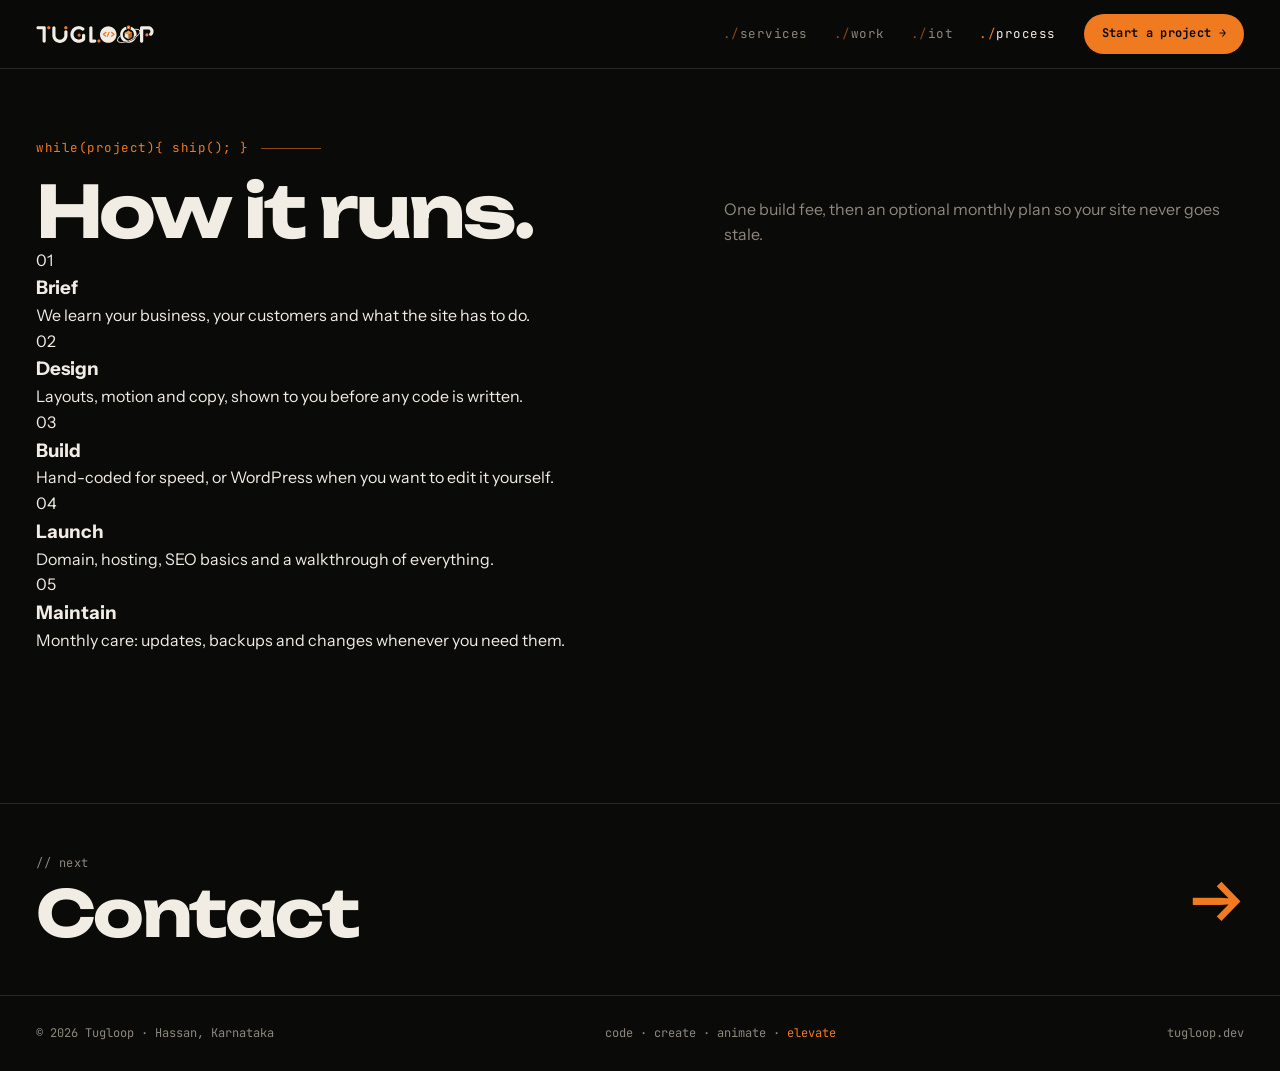
<file: process.html>
<!doctype html>
<html lang="en">
<head>
<meta charset="utf-8">
<meta name="viewport" content="width=device-width,initial-scale=1,viewport-fit=cover">
<title>Process — Tugloop</title>
<meta name="description" content="How a Tugloop project runs: brief, design, build, launch and monthly maintenance.">
<meta name="theme-color" content="#0A0A09">
<meta property="og:title" content="Process — Tugloop">
<meta property="og:description" content="How a Tugloop project runs: brief, design, build, launch and monthly maintenance.">
<meta property="og:type" content="website">
<link rel="preconnect" href="https://fonts.googleapis.com">
<link rel="preconnect" href="https://fonts.gstatic.com" crossorigin>
<link rel="stylesheet" href="https://fonts.googleapis.com/css2?family=Unbounded:wght@300;500;700;900&family=Instrument+Sans:wght@400;500;600&family=JetBrains+Mono:wght@400;700&family=Cormorant+Garamond:ital,wght@0,500;1,500&display=swap">
<link rel="stylesheet" href="style.css">
</head>
<body>

<div class="grain" aria-hidden="true"></div>
<div class="progress" id="progress" aria-hidden="true"></div>

<nav class="nav" id="nav">
 <div class="wrap">
  <a href="./" class="brand" aria-label="Tugloop home"><svg viewBox="0 0 281.5 43.7" width="100%" style="display:block"><path fill-rule="evenodd" fill="#F2EDE4" d="M195.7 36.8 L195.6 35.9 L195.7 34.7 L196.1 33.5 L196.5 32.6 L197.3 31.1 L198.1 30.1 L198.9 29.1 L200.4 27.6 L200.0 25.3 L198.0 27.3 L196.2 29.5 L195.1 31.2 L194.5 32.2 L194.1 33.3 L193.7 34.8 L193.7 36.3 L194.0 37.8 L194.2 38.3 L194.5 38.6 L194.9 38.7 L195.2 38.7 L195.6 38.5 L195.8 38.3 L195.9 37.7ZM237.3 11.1 L240.4 11.2 L241.6 11.3 L243.2 11.7 L244.5 12.1 L245.5 12.7 L246.2 13.4 L246.8 14.4 L247.2 14.7 L247.5 14.8 L247.9 14.7 L248.3 14.5 L248.5 14.1 L248.5 13.7 L248.3 13.0 L247.7 12.2 L247.0 11.5 L245.7 10.6 L244.8 10.2 L243.7 9.8 L241.9 9.4 L239.9 9.2 L237.8 9.2 L235.8 9.3Z"/><path fill-rule="evenodd" fill="#F2EDE4" d="M15.6 38.9 L16.0 40.0 L16.7 41.0 L17.7 41.7 L18.2 41.9 L19.4 42.1 L20.6 41.9 L21.1 41.7 L22.1 41.0 L22.8 40.0 L23.2 38.9 L23.2 6.5 L23.0 5.3 L22.5 4.3 L22.1 3.8 L21.1 3.1 L20.0 2.7 L4.8 2.7 L3.6 2.9 L2.6 3.4 L1.7 4.3 L1.4 4.8 L1.0 5.9 L1.0 7.1 L1.4 8.2 L1.7 8.7 L2.6 9.6 L3.6 10.1 L4.8 10.3 L15.6 10.3ZM111.6 5.1 L109.4 4.0 L107.8 3.5 L105.3 2.9 L103.9 2.7 L102.3 2.6 L99.8 2.7 L98.4 2.9 L96.8 3.3 L94.4 4.1 L92.9 4.8 L91.6 5.5 L89.6 7.0 L88.3 8.0 L87.3 9.0 L85.8 11.0 L84.9 12.4 L83.7 14.7 L83.1 16.2 L82.7 17.6 L82.3 20.0 L82.1 21.7 L82.1 23.1 L82.3 25.6 L82.7 27.2 L83.4 29.6 L84.1 31.2 L85.3 33.4 L86.3 34.7 L87.2 35.8 L89.0 37.6 L90.3 38.6 L92.4 39.9 L93.7 40.6 L95.2 41.2 L96.5 41.6 L99.0 42.2 L100.7 42.4 L102.1 42.4 L104.6 42.2 L106.0 42.0 L107.6 41.6 L109.9 40.7 L111.4 40.0 L112.6 39.3 L113.8 38.5 L115.2 37.4 L116.8 35.0 L117.2 34.0 L117.4 32.9 L117.4 24.3 L117.0 23.2 L116.7 22.7 L115.8 21.8 L114.8 21.3 L113.6 21.1 L112.4 21.3 L111.9 21.5 L110.9 22.2 L110.2 23.2 L110.0 23.7 L109.8 24.9 L109.8 31.8 L109.5 32.2 L108.5 32.9 L107.0 33.7 L105.4 34.3 L103.7 34.7 L102.0 34.8 L101.1 34.8 L100.2 34.7 L98.5 34.3 L96.9 33.7 L95.4 32.9 L94.7 32.4 L93.4 31.3 L92.2 30.0 L91.7 29.3 L91.3 28.5 L90.6 27.0 L90.3 26.2 L89.9 24.5 L89.7 22.8 L89.8 21.1 L89.9 20.2 L90.4 18.5 L91.0 16.9 L91.9 15.5 L93.0 14.1 L93.6 13.5 L94.9 12.4 L96.4 11.5 L98.0 10.9 L99.7 10.4 L100.5 10.3 L102.3 10.2 L104.0 10.4 L104.8 10.5 L106.5 11.0 L108.0 11.8 L110.1 13.1 L111.2 13.5 L111.8 13.5 L113.0 13.3 L114.0 12.8 L114.5 12.4 L115.2 11.4 L115.4 10.8 L115.6 9.7 L115.4 8.5 L114.8 7.4 L114.4 7.0 L113.1 6.0ZM268.4 10.5 L269.3 10.7 L270.0 10.9 L270.8 11.4 L271.4 11.9 L272.0 12.6 L272.4 13.2 L272.8 14.1 L272.9 14.9 L272.9 15.6 L272.9 16.4 L272.5 17.6 L271.8 18.6 L270.7 19.7 L270.1 20.7 L269.9 21.3 L269.8 22.5 L270.1 23.6 L270.8 24.7 L271.7 25.4 L272.2 25.7 L272.8 25.9 L274.0 25.9 L275.1 25.6 L276.1 25.0 L277.2 24.0 L278.3 22.7 L279.0 21.4 L279.6 20.1 L280.1 18.6 L280.4 17.2 L280.5 15.8 L280.5 14.4 L280.3 12.9 L279.9 11.5 L279.4 10.2 L278.5 8.7 L277.7 7.5 L276.7 6.4 L275.6 5.5 L274.0 4.4 L272.3 3.7 L270.3 3.1 L268.4 2.9 L251.5 2.9 L250.3 3.3 L249.8 3.6 L249.0 4.5 L248.7 5.0 L248.3 6.1 L248.2 6.7 L248.2 38.5 L248.4 39.7 L249.0 40.7 L249.8 41.6 L250.3 41.9 L250.9 42.1 L252.1 42.3 L253.2 42.1 L253.8 41.9 L254.3 41.6 L255.1 40.7 L255.4 40.2 L255.8 39.1 L255.9 10.5ZM127.3 39.5 L127.8 40.5 L128.7 41.4 L129.2 41.7 L130.3 42.1 L140.0 42.1 L141.2 41.9 L142.2 41.4 L143.1 40.5 L143.4 40.0 L143.8 38.9 L143.8 37.7 L143.4 36.6 L142.7 35.6 L141.7 34.9 L141.2 34.7 L140.0 34.5 L134.7 34.5 L134.7 6.4 L134.3 5.3 L133.6 4.3 L132.6 3.6 L131.5 3.2 L130.9 3.2 L129.7 3.4 L128.7 3.9 L127.8 4.8 L127.5 5.3 L127.1 6.4 L127.1 38.3ZM191.3 17.2 L190.6 15.4 L189.8 13.6 L188.8 12.0 L187.6 10.4 L186.3 9.0 L184.9 7.7 L183.3 6.5 L181.7 5.5 L179.9 4.7 L178.1 4.0 L176.2 3.6 L174.3 3.3 L172.4 3.2 L170.5 3.3 L168.6 3.6 L166.7 4.0 L164.9 4.7 L163.1 5.5 L161.5 6.5 L159.9 7.7 L158.5 9.0 L157.2 10.4 L156.0 12.0 L155.0 13.6 L154.2 15.4 L153.5 17.2 L153.1 19.1 L152.8 21.0 L152.7 22.9 L152.8 24.8 L153.1 26.7 L153.5 28.6 L154.2 30.4 L155.0 32.2 L156.0 33.8 L157.2 35.4 L158.5 36.8 L159.9 38.1 L161.5 39.3 L163.1 40.3 L164.9 41.1 L166.7 41.8 L168.6 42.2 L170.5 42.5 L172.4 42.6 L174.3 42.5 L176.2 42.2 L178.1 41.8 L179.9 41.1 L181.7 40.3 L183.3 39.3 L184.9 38.1 L186.3 36.8 L187.6 35.4 L188.8 33.8 L189.8 32.2 L190.6 30.4 L191.3 28.6 L191.7 26.7 L192.0 24.8 L192.1 22.9 L192.0 21.0 L191.7 19.1ZM38.9 25.6 L39.2 28.0 L39.7 29.8 L40.3 31.6 L41.1 33.2 L42.0 34.7 L43.5 36.7 L44.8 37.9 L46.3 39.2 L48.4 40.5 L50.0 41.3 L51.8 41.9 L53.6 42.4 L56.0 42.7 L57.8 42.7 L59.7 42.5 L62.2 41.9 L63.8 41.4 L65.6 40.5 L67.1 39.6 L68.6 38.5 L70.3 36.8 L71.5 35.5 L72.5 34.0 L73.3 32.4 L74.0 30.8 L74.5 29.1 L74.8 28.0 L75.0 26.3 L75.1 24.6 L75.1 16.4 L74.9 15.2 L74.4 14.2 L73.5 13.3 L73.0 13.0 L71.9 12.6 L70.7 12.6 L69.6 13.0 L69.1 13.3 L68.2 14.2 L67.7 15.2 L67.5 15.8 L67.5 25.1 L67.4 26.1 L67.2 27.2 L66.7 28.6 L66.0 30.0 L65.1 31.3 L64.1 32.4 L63.3 33.0 L61.9 33.9 L60.5 34.5 L59.0 34.9 L57.5 35.1 L56.5 35.1 L55.0 34.9 L53.5 34.5 L52.5 34.1 L51.6 33.6 L50.7 33.0 L49.6 32.0 L48.9 31.3 L48.3 30.4 L47.7 29.5 L47.1 28.1 L46.7 26.6 L46.5 25.1 L46.5 6.4 L46.1 5.3 L45.8 4.8 L45.4 4.3 L44.4 3.6 L43.9 3.4 L42.7 3.2 L41.5 3.4 L40.5 3.9 L39.6 4.8 L39.3 5.3 L38.9 6.4ZM237.8 13.6 L236.8 12.0 L235.6 10.4 L234.3 9.0 L232.9 7.7 L231.3 6.5 L229.7 5.5 L227.9 4.7 L226.8 4.3 L226.9 4.9 L226.9 6.1 L226.6 7.2 L226.4 7.8 L225.9 8.8 L225.5 9.3 L224.4 10.3 L225.5 10.7 L226.6 11.3 L227.7 11.9 L228.8 12.7 L229.7 13.6 L230.6 14.5 L231.4 15.6 L232.0 16.7 L232.6 17.8 L233.0 19.1 L233.3 20.3 L233.5 21.6 L233.6 22.9 L233.5 24.2 L233.3 25.5 L233.0 26.7 L232.6 28.0 L232.0 29.1 L231.4 30.2 L230.6 31.3 L229.7 32.2 L228.8 33.1 L227.7 33.9 L226.6 34.5 L225.5 35.1 L224.2 35.5 L223.0 35.8 L221.7 36.0 L220.4 36.1 L219.1 36.0 L217.8 35.8 L216.6 35.5 L215.3 35.1 L214.2 34.5 L213.1 33.9 L212.0 33.1 L211.1 32.2 L210.2 31.3 L209.4 30.2 L208.8 29.1 L208.2 28.0 L207.8 26.7 L207.5 25.5 L207.3 24.2 L207.2 22.9 L207.3 21.6 L207.5 20.3 L207.8 19.1 L208.2 17.8 L208.8 16.7 L209.4 15.6 L210.2 14.5 L211.1 13.6 L212.0 12.7 L213.1 11.9 L214.2 11.3 L215.3 10.7 L217.1 10.1 L216.3 9.3 L215.9 8.8 L215.4 7.8 L215.2 7.2 L215.0 6.7 L214.9 5.5 L214.9 4.9 L215.1 3.9 L212.9 4.7 L211.1 5.5 L209.5 6.5 L207.9 7.7 L206.5 9.0 L205.2 10.4 L204.0 12.0 L203.0 13.6 L202.2 15.4 L201.5 17.2 L201.1 19.1 L200.8 21.0 L200.7 22.9 L200.8 24.8 L201.1 26.7 L201.5 28.6 L202.2 30.4 L203.0 32.2 L204.0 33.8 L205.2 35.4 L206.5 36.8 L207.9 38.1 L209.5 39.3 L211.1 40.3 L212.9 41.1 L214.7 41.8 L216.6 42.2 L218.5 42.5 L220.4 42.6 L222.3 42.5 L224.2 42.2 L226.1 41.8 L227.9 41.1 L229.7 40.3 L231.3 39.3 L232.9 38.1 L234.3 36.8 L235.6 35.4 L236.8 33.8 L237.8 32.2 L238.6 30.4 L239.3 28.6 L239.7 26.7 L240.0 24.8 L240.1 22.9 L240.0 21.0 L239.7 19.1 L239.3 17.2 L238.6 15.4Z"/><path fill-rule="evenodd" fill="#0A0A09" d="M240.2 24.5 L237.9 26.4 L236.4 27.5 L233.2 29.7 L228.8 32.2 L225.1 34.1 L221.2 35.7 L216.4 37.4 L212.7 38.4 L208.9 39.1 L211.0 40.5 L212.8 41.3 L214.8 42.0 L217.6 41.2 L220.6 40.2 L223.7 39.0 L226.7 37.7 L229.7 36.3 L232.6 34.7 L235.4 33.1 L238.6 30.9 L239.4 28.7 L239.9 26.8Z"/><path fill-rule="evenodd" fill="#F07A1F" d="M224.9 3.4 L224.4 2.6 L223.8 2.0 L223.0 1.5 L222.2 1.2 L221.3 1.0 L220.5 1.0 L219.6 1.2 L218.8 1.5 L218.0 2.0 L217.4 2.6 L216.9 3.4 L216.6 4.2 L216.4 5.1 L216.4 5.9 L216.6 6.8 L216.9 7.6 L217.4 8.4 L218.0 9.0 L218.8 9.5 L219.6 9.8 L220.5 10.0 L221.3 10.0 L222.2 9.8 L223.0 9.5 L223.8 9.0 L224.4 8.4 L224.9 7.6 L225.2 6.8 L225.4 5.9 L225.4 5.1 L225.2 4.2ZM33.6 4.3 L33.2 3.7 L32.6 3.3 L31.9 2.9 L31.2 2.7 L30.4 2.6 L29.6 2.7 L28.9 2.9 L28.2 3.3 L27.6 3.7 L27.2 4.3 L26.8 5.0 L26.6 5.7 L26.5 6.5 L26.6 7.3 L26.8 8.0 L27.2 8.7 L27.6 9.3 L28.2 9.7 L28.9 10.1 L29.6 10.3 L30.4 10.4 L31.2 10.3 L31.9 10.1 L32.6 9.7 L33.2 9.3 L33.6 8.7 L34.0 8.0 L34.2 7.3 L34.3 6.5 L34.2 5.7 L34.0 5.0ZM74.4 4.3 L74.0 3.7 L73.4 3.3 L72.7 2.9 L72.0 2.7 L71.2 2.6 L70.4 2.7 L69.7 2.9 L69.0 3.3 L68.4 3.7 L68.0 4.3 L67.6 5.0 L67.4 5.7 L67.3 6.5 L67.4 7.3 L67.6 8.0 L68.0 8.7 L68.4 9.3 L69.0 9.7 L69.7 10.1 L70.4 10.3 L71.2 10.4 L72.0 10.3 L72.7 10.1 L73.4 9.7 L74.0 9.3 L74.4 8.7 L74.8 8.0 L75.0 7.3 L75.1 6.5 L75.0 5.7 L74.8 5.0ZM159.2 21.7 L159.2 22.3 L159.3 22.7 L159.6 23.1 L165.7 27.8 L166.1 28.0 L166.8 28.0 L167.2 27.9 L167.8 27.5 L168.0 27.1 L168.0 26.4 L167.9 26.0 L167.6 25.6 L163.0 22.1 L167.5 18.8 L167.8 18.4 L168.0 17.8 L168.0 17.4 L167.9 16.9 L167.4 16.4 L167.0 16.2 L166.6 16.2 L166.1 16.2 L165.7 16.4 L159.7 20.9 L159.4 21.3ZM178.8 26.2 L178.8 26.6 L178.8 27.1 L179.0 27.5 L179.4 27.8 L180.0 28.0 L180.4 28.0 L180.9 27.9 L187.1 23.3 L187.5 22.7 L187.6 22.3 L187.6 21.9 L187.5 21.5 L187.1 20.9 L181.1 16.4 L180.4 16.2 L180.0 16.2 L179.6 16.3 L179.0 16.7 L178.8 17.4 L178.8 17.8 L178.9 18.2 L179.3 18.8 L183.8 22.1 L179.3 25.4 L179.0 25.8ZM169.2 27.5 L169.4 27.9 L169.8 28.1 L170.4 28.3 L171.1 28.2 L171.5 28.0 L171.7 27.6 L175.7 17.8 L175.7 17.4 L175.6 16.9 L175.4 16.5 L175.0 16.3 L174.4 16.1 L173.9 16.1 L173.5 16.3 L173.1 16.8 L169.2 26.4 L169.1 27.0ZM268.0 21.8 L267.5 21.1 L267.0 20.6 L266.4 20.2 L265.7 19.9 L265.0 19.8 L264.2 19.8 L263.5 19.9 L262.8 20.2 L262.2 20.6 L261.7 21.1 L261.2 21.8 L261.0 22.4 L260.8 23.2 L260.8 23.9 L261.0 24.7 L261.2 25.3 L261.7 26.0 L262.2 26.5 L262.8 26.9 L263.5 27.2 L264.2 27.3 L265.0 27.3 L265.7 27.2 L266.4 26.9 L267.0 26.5 L267.5 26.0 L268.0 25.3 L268.2 24.7 L268.4 23.9 L268.4 23.2 L268.2 22.4ZM105.9 21.8 L105.4 21.3 L104.8 20.8 L104.1 20.6 L103.4 20.4 L102.6 20.4 L101.9 20.6 L101.2 20.8 L100.6 21.3 L100.1 21.8 L99.6 22.4 L99.4 23.1 L99.2 23.8 L99.2 24.6 L99.4 25.3 L99.6 26.0 L100.1 26.6 L100.6 27.1 L101.2 27.6 L101.9 27.8 L102.6 28.0 L103.4 28.0 L104.1 27.8 L104.8 27.6 L105.4 27.1 L105.9 26.6 L106.4 26.0 L106.6 25.3 L106.8 24.6 L106.8 23.8 L106.6 23.1 L106.4 22.4ZM153.1 35.9 L152.5 35.3 L151.9 34.9 L151.3 34.7 L150.6 34.5 L149.8 34.5 L149.1 34.7 L148.5 34.9 L147.9 35.3 L147.3 35.9 L146.9 36.5 L146.7 37.1 L146.5 37.8 L146.5 38.6 L146.7 39.3 L146.9 39.9 L147.3 40.5 L147.9 41.1 L148.5 41.5 L149.1 41.7 L149.8 41.9 L150.6 41.9 L151.3 41.7 L151.9 41.5 L152.5 41.1 L153.1 40.5 L153.5 39.9 L153.7 39.3 L153.9 38.6 L153.9 37.8 L153.7 37.1 L153.5 36.5Z"/><path fill-rule="evenodd" fill="#F29A4A" d="M220.9 13.2 L229.4 18.2 L221.3 22.9 L211.6 18.2Z"/><path fill-rule="evenodd" fill="#E4E1DC" d="M211.6 18.2 L221.3 22.9 L221.3 33.9 L211.6 28.6Z"/><path fill-rule="evenodd" fill="#C95E14" d="M221.3 22.9 L229.4 18.2 L229.4 28.6 L221.3 33.9Z"/><path fill-rule="evenodd" fill="#F2EDE4" d="M222.4 5.5 L222.3 4.9 L222.0 4.4 L221.5 4.1 L220.9 4.0 L220.3 4.1 L219.8 4.4 L219.5 4.9 L219.4 5.5 L219.5 6.1 L219.8 6.6 L220.3 6.9 L220.9 7.0 L221.5 6.9 L222.0 6.6 L222.3 6.1Z"/><path fill-rule="evenodd" fill="#F2EDE4" d="M246.4 13.7 L246.9 14.6 L247.0 15.6 L246.9 16.7 L246.7 17.6 L246.1 19.0 L245.2 20.6 L244.0 22.2 L243.0 23.3 L241.2 25.0 L239.3 26.7 L237.1 28.4 L235.5 29.5 L231.1 32.2 L226.5 34.6 L221.6 36.7 L216.7 38.4 L212.0 39.6 L210.2 39.9 L207.6 40.3 L205.2 40.5 L203.0 40.5 L201.1 40.3 L199.9 40.1 L198.9 39.8 L197.6 39.2 L196.7 38.5 L196.2 38.0 L195.9 37.4 L195.6 36.3 L195.4 36.1 L195.2 35.9 L194.8 35.7 L194.3 35.8 L194.1 35.9 L193.7 36.4 L193.7 36.7 L193.8 37.3 L194.2 38.2 L194.7 39.2 L195.8 40.2 L196.7 40.9 L198.3 41.6 L200.1 42.1 L201.5 42.3 L203.7 42.4 L206.1 42.4 L207.8 42.2 L210.5 41.8 L213.4 41.2 L216.3 40.5 L221.3 38.8 L224.3 37.6 L227.3 36.3 L230.2 34.9 L233.0 33.3 L235.7 31.6 L238.2 29.9 L240.5 28.2 L242.5 26.4 L243.8 25.2 L245.4 23.4 L246.8 21.6 L247.8 19.9 L248.5 18.2 L248.9 16.5 L248.9 15.0 L248.7 14.0 L248.3 13.0 L247.5 12.0 L247.1 11.9 L246.8 11.9 L246.4 12.1 L246.2 12.3 L246.0 12.7 L246.0 13.0 L246.1 13.3Z"/></svg></a>
  <ul>
   <li><a href="services.html">services</a></li>
   <li><a href="work.html">work</a></li>
   <li><a href="iot.html">iot</a></li>
   <li><a href="process.html" aria-current="page">process</a></li>
   <li class="m-only"><a href="contact.html">contact</a></li>
  </ul>
  <a class="btn mag" href="contact.html"><span>Start a project →</span></a>
  <button class="menu" id="menu" type="button" aria-expanded="false" aria-controls="nav">menu</button>
 </div>
</nav>

<section id="process" class="sec page-top">
 <div class="wrap">
  <div class="head">
   <div><div class="eyebrow">while(project){ ship(); }</div><h2 class="h2 split">How it runs.</h2></div>
   <p class="sub">One build fee, then an optional monthly plan so your site never goes stale.</p>
  </div>
  <div class="steps" id="steps"><div class="fill"></div>
   <div class="step"><span class="n">01</span><h3>Brief</h3><p>We learn your business, your customers and what the site has to do.</p></div>
   <div class="step"><span class="n">02</span><h3>Design</h3><p>Layouts, motion and copy, shown to you before any code is written.</p></div>
   <div class="step"><span class="n">03</span><h3>Build</h3><p>Hand-coded for speed, or WordPress when you want to edit it yourself.</p></div>
   <div class="step"><span class="n">04</span><h3>Launch</h3><p>Domain, hosting, SEO basics and a walkthrough of everything.</p></div>
   <div class="step"><span class="n">05</span><h3>Maintain</h3><p>Monthly care: updates, backups and changes whenever you need them.</p></div>
  </div>
 </div>
</section>

<div class="next"><div class="wrap"><a href="contact.html"><span><small>// next</small><b>Contact</b></span><span class="arr" aria-hidden="true">→</span></a></div></div>

<footer><div class="wrap"><span>© 2026 Tugloop · Hassan, Karnataka</span><span>code · create · animate · <span class="o">elevate</span></span><span>tugloop.dev</span></div></footer>

<script src="main.js"></script>
</body>
</html>
</file>
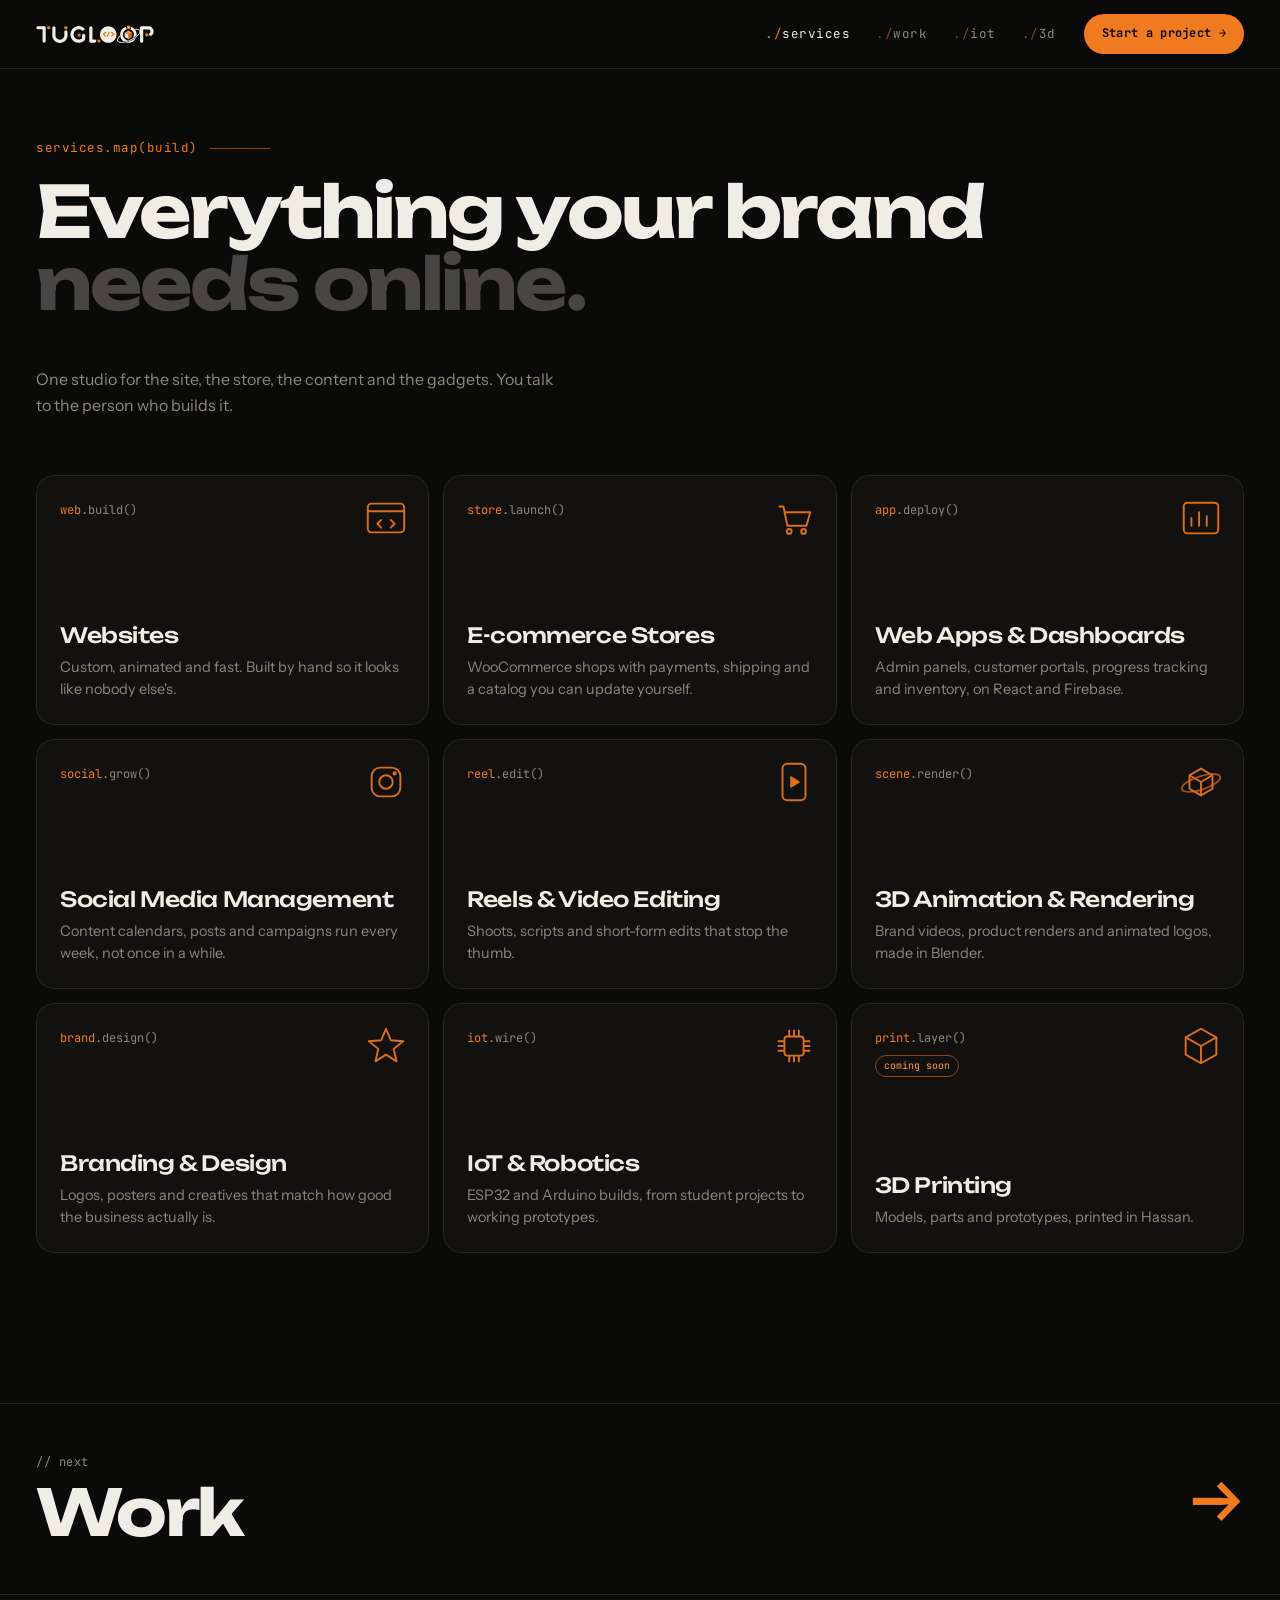
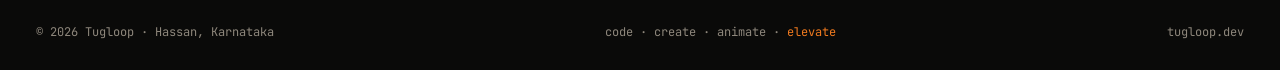
<file: services.html>
<!doctype html>
<html lang="en">
<head>
<meta charset="utf-8">
<meta name="viewport" content="width=device-width,initial-scale=1,viewport-fit=cover">
<title>Services — Tugloop</title>
<meta name="description" content="Websites, e-commerce stores, web apps, social media, reels, 3D animation, branding and IoT builds by Tugloop.">
<meta name="theme-color" content="#0A0A09">
<meta property="og:title" content="Services — Tugloop">
<meta property="og:description" content="Websites, e-commerce stores, web apps, social media, reels, 3D animation, branding and IoT builds by Tugloop.">
<meta property="og:type" content="website">
<link rel="preconnect" href="https://fonts.googleapis.com">
<link rel="preconnect" href="https://fonts.gstatic.com" crossorigin>
<link rel="stylesheet" href="https://fonts.googleapis.com/css2?family=Unbounded:wght@300;500;700;900&family=Instrument+Sans:wght@400;500;600&family=JetBrains+Mono:wght@400;700&family=Cormorant+Garamond:ital,wght@0,500;1,500&display=swap">
<link rel="stylesheet" href="style.css">
</head>
<body>


<nav class="nav" id="nav">
 <div class="wrap">
  <a href="./" class="brand" aria-label="Tugloop home"><svg viewBox="0 0 281.5 43.7" width="100%" style="display:block"><path fill-rule="evenodd" fill="#F2EDE4" d="M195.7 36.8 L195.6 35.9 L195.7 34.7 L196.1 33.5 L196.5 32.6 L197.3 31.1 L198.1 30.1 L198.9 29.1 L200.4 27.6 L200.0 25.3 L198.0 27.3 L196.2 29.5 L195.1 31.2 L194.5 32.2 L194.1 33.3 L193.7 34.8 L193.7 36.3 L194.0 37.8 L194.2 38.3 L194.5 38.6 L194.9 38.7 L195.2 38.7 L195.6 38.5 L195.8 38.3 L195.9 37.7ZM237.3 11.1 L240.4 11.2 L241.6 11.3 L243.2 11.7 L244.5 12.1 L245.5 12.7 L246.2 13.4 L246.8 14.4 L247.2 14.7 L247.5 14.8 L247.9 14.7 L248.3 14.5 L248.5 14.1 L248.5 13.7 L248.3 13.0 L247.7 12.2 L247.0 11.5 L245.7 10.6 L244.8 10.2 L243.7 9.8 L241.9 9.4 L239.9 9.2 L237.8 9.2 L235.8 9.3Z"/><path fill-rule="evenodd" fill="#F2EDE4" d="M15.6 38.9 L16.0 40.0 L16.7 41.0 L17.7 41.7 L18.2 41.9 L19.4 42.1 L20.6 41.9 L21.1 41.7 L22.1 41.0 L22.8 40.0 L23.2 38.9 L23.2 6.5 L23.0 5.3 L22.5 4.3 L22.1 3.8 L21.1 3.1 L20.0 2.7 L4.8 2.7 L3.6 2.9 L2.6 3.4 L1.7 4.3 L1.4 4.8 L1.0 5.9 L1.0 7.1 L1.4 8.2 L1.7 8.7 L2.6 9.6 L3.6 10.1 L4.8 10.3 L15.6 10.3ZM111.6 5.1 L109.4 4.0 L107.8 3.5 L105.3 2.9 L103.9 2.7 L102.3 2.6 L99.8 2.7 L98.4 2.9 L96.8 3.3 L94.4 4.1 L92.9 4.8 L91.6 5.5 L89.6 7.0 L88.3 8.0 L87.3 9.0 L85.8 11.0 L84.9 12.4 L83.7 14.7 L83.1 16.2 L82.7 17.6 L82.3 20.0 L82.1 21.7 L82.1 23.1 L82.3 25.6 L82.7 27.2 L83.4 29.6 L84.1 31.2 L85.3 33.4 L86.3 34.7 L87.2 35.8 L89.0 37.6 L90.3 38.6 L92.4 39.9 L93.7 40.6 L95.2 41.2 L96.5 41.6 L99.0 42.2 L100.7 42.4 L102.1 42.4 L104.6 42.2 L106.0 42.0 L107.6 41.6 L109.9 40.7 L111.4 40.0 L112.6 39.3 L113.8 38.5 L115.2 37.4 L116.8 35.0 L117.2 34.0 L117.4 32.9 L117.4 24.3 L117.0 23.2 L116.7 22.7 L115.8 21.8 L114.8 21.3 L113.6 21.1 L112.4 21.3 L111.9 21.5 L110.9 22.2 L110.2 23.2 L110.0 23.7 L109.8 24.9 L109.8 31.8 L109.5 32.2 L108.5 32.9 L107.0 33.7 L105.4 34.3 L103.7 34.7 L102.0 34.8 L101.1 34.8 L100.2 34.7 L98.5 34.3 L96.9 33.7 L95.4 32.9 L94.7 32.4 L93.4 31.3 L92.2 30.0 L91.7 29.3 L91.3 28.5 L90.6 27.0 L90.3 26.2 L89.9 24.5 L89.7 22.8 L89.8 21.1 L89.9 20.2 L90.4 18.5 L91.0 16.9 L91.9 15.5 L93.0 14.1 L93.6 13.5 L94.9 12.4 L96.4 11.5 L98.0 10.9 L99.7 10.4 L100.5 10.3 L102.3 10.2 L104.0 10.4 L104.8 10.5 L106.5 11.0 L108.0 11.8 L110.1 13.1 L111.2 13.5 L111.8 13.5 L113.0 13.3 L114.0 12.8 L114.5 12.4 L115.2 11.4 L115.4 10.8 L115.6 9.7 L115.4 8.5 L114.8 7.4 L114.4 7.0 L113.1 6.0ZM268.4 10.5 L269.3 10.7 L270.0 10.9 L270.8 11.4 L271.4 11.9 L272.0 12.6 L272.4 13.2 L272.8 14.1 L272.9 14.9 L272.9 15.6 L272.9 16.4 L272.5 17.6 L271.8 18.6 L270.7 19.7 L270.1 20.7 L269.9 21.3 L269.8 22.5 L270.1 23.6 L270.8 24.7 L271.7 25.4 L272.2 25.7 L272.8 25.9 L274.0 25.9 L275.1 25.6 L276.1 25.0 L277.2 24.0 L278.3 22.7 L279.0 21.4 L279.6 20.1 L280.1 18.6 L280.4 17.2 L280.5 15.8 L280.5 14.4 L280.3 12.9 L279.9 11.5 L279.4 10.2 L278.5 8.7 L277.7 7.5 L276.7 6.4 L275.6 5.5 L274.0 4.4 L272.3 3.7 L270.3 3.1 L268.4 2.9 L251.5 2.9 L250.3 3.3 L249.8 3.6 L249.0 4.5 L248.7 5.0 L248.3 6.1 L248.2 6.7 L248.2 38.5 L248.4 39.7 L249.0 40.7 L249.8 41.6 L250.3 41.9 L250.9 42.1 L252.1 42.3 L253.2 42.1 L253.8 41.9 L254.3 41.6 L255.1 40.7 L255.4 40.2 L255.8 39.1 L255.9 10.5ZM127.3 39.5 L127.8 40.5 L128.7 41.4 L129.2 41.7 L130.3 42.1 L140.0 42.1 L141.2 41.9 L142.2 41.4 L143.1 40.5 L143.4 40.0 L143.8 38.9 L143.8 37.7 L143.4 36.6 L142.7 35.6 L141.7 34.9 L141.2 34.7 L140.0 34.5 L134.7 34.5 L134.7 6.4 L134.3 5.3 L133.6 4.3 L132.6 3.6 L131.5 3.2 L130.9 3.2 L129.7 3.4 L128.7 3.9 L127.8 4.8 L127.5 5.3 L127.1 6.4 L127.1 38.3ZM191.3 17.2 L190.6 15.4 L189.8 13.6 L188.8 12.0 L187.6 10.4 L186.3 9.0 L184.9 7.7 L183.3 6.5 L181.7 5.5 L179.9 4.7 L178.1 4.0 L176.2 3.6 L174.3 3.3 L172.4 3.2 L170.5 3.3 L168.6 3.6 L166.7 4.0 L164.9 4.7 L163.1 5.5 L161.5 6.5 L159.9 7.7 L158.5 9.0 L157.2 10.4 L156.0 12.0 L155.0 13.6 L154.2 15.4 L153.5 17.2 L153.1 19.1 L152.8 21.0 L152.7 22.9 L152.8 24.8 L153.1 26.7 L153.5 28.6 L154.2 30.4 L155.0 32.2 L156.0 33.8 L157.2 35.4 L158.5 36.8 L159.9 38.1 L161.5 39.3 L163.1 40.3 L164.9 41.1 L166.7 41.8 L168.6 42.2 L170.5 42.5 L172.4 42.6 L174.3 42.5 L176.2 42.2 L178.1 41.8 L179.9 41.1 L181.7 40.3 L183.3 39.3 L184.9 38.1 L186.3 36.8 L187.6 35.4 L188.8 33.8 L189.8 32.2 L190.6 30.4 L191.3 28.6 L191.7 26.7 L192.0 24.8 L192.1 22.9 L192.0 21.0 L191.7 19.1ZM38.9 25.6 L39.2 28.0 L39.7 29.8 L40.3 31.6 L41.1 33.2 L42.0 34.7 L43.5 36.7 L44.8 37.9 L46.3 39.2 L48.4 40.5 L50.0 41.3 L51.8 41.9 L53.6 42.4 L56.0 42.7 L57.8 42.7 L59.7 42.5 L62.2 41.9 L63.8 41.4 L65.6 40.5 L67.1 39.6 L68.6 38.5 L70.3 36.8 L71.5 35.5 L72.5 34.0 L73.3 32.4 L74.0 30.8 L74.5 29.1 L74.8 28.0 L75.0 26.3 L75.1 24.6 L75.1 16.4 L74.9 15.2 L74.4 14.2 L73.5 13.3 L73.0 13.0 L71.9 12.6 L70.7 12.6 L69.6 13.0 L69.1 13.3 L68.2 14.2 L67.7 15.2 L67.5 15.8 L67.5 25.1 L67.4 26.1 L67.2 27.2 L66.7 28.6 L66.0 30.0 L65.1 31.3 L64.1 32.4 L63.3 33.0 L61.9 33.9 L60.5 34.5 L59.0 34.9 L57.5 35.1 L56.5 35.1 L55.0 34.9 L53.5 34.5 L52.5 34.1 L51.6 33.6 L50.7 33.0 L49.6 32.0 L48.9 31.3 L48.3 30.4 L47.7 29.5 L47.1 28.1 L46.7 26.6 L46.5 25.1 L46.5 6.4 L46.1 5.3 L45.8 4.8 L45.4 4.3 L44.4 3.6 L43.9 3.4 L42.7 3.2 L41.5 3.4 L40.5 3.9 L39.6 4.8 L39.3 5.3 L38.9 6.4ZM237.8 13.6 L236.8 12.0 L235.6 10.4 L234.3 9.0 L232.9 7.7 L231.3 6.5 L229.7 5.5 L227.9 4.7 L226.8 4.3 L226.9 4.9 L226.9 6.1 L226.6 7.2 L226.4 7.8 L225.9 8.8 L225.5 9.3 L224.4 10.3 L225.5 10.7 L226.6 11.3 L227.7 11.9 L228.8 12.7 L229.7 13.6 L230.6 14.5 L231.4 15.6 L232.0 16.7 L232.6 17.8 L233.0 19.1 L233.3 20.3 L233.5 21.6 L233.6 22.9 L233.5 24.2 L233.3 25.5 L233.0 26.7 L232.6 28.0 L232.0 29.1 L231.4 30.2 L230.6 31.3 L229.7 32.2 L228.8 33.1 L227.7 33.9 L226.6 34.5 L225.5 35.1 L224.2 35.5 L223.0 35.8 L221.7 36.0 L220.4 36.1 L219.1 36.0 L217.8 35.8 L216.6 35.5 L215.3 35.1 L214.2 34.5 L213.1 33.9 L212.0 33.1 L211.1 32.2 L210.2 31.3 L209.4 30.2 L208.8 29.1 L208.2 28.0 L207.8 26.7 L207.5 25.5 L207.3 24.2 L207.2 22.9 L207.3 21.6 L207.5 20.3 L207.8 19.1 L208.2 17.8 L208.8 16.7 L209.4 15.6 L210.2 14.5 L211.1 13.6 L212.0 12.7 L213.1 11.9 L214.2 11.3 L215.3 10.7 L217.1 10.1 L216.3 9.3 L215.9 8.8 L215.4 7.8 L215.2 7.2 L215.0 6.7 L214.9 5.5 L214.9 4.9 L215.1 3.9 L212.9 4.7 L211.1 5.5 L209.5 6.5 L207.9 7.7 L206.5 9.0 L205.2 10.4 L204.0 12.0 L203.0 13.6 L202.2 15.4 L201.5 17.2 L201.1 19.1 L200.8 21.0 L200.7 22.9 L200.8 24.8 L201.1 26.7 L201.5 28.6 L202.2 30.4 L203.0 32.2 L204.0 33.8 L205.2 35.4 L206.5 36.8 L207.9 38.1 L209.5 39.3 L211.1 40.3 L212.9 41.1 L214.7 41.8 L216.6 42.2 L218.5 42.5 L220.4 42.6 L222.3 42.5 L224.2 42.2 L226.1 41.8 L227.9 41.1 L229.7 40.3 L231.3 39.3 L232.9 38.1 L234.3 36.8 L235.6 35.4 L236.8 33.8 L237.8 32.2 L238.6 30.4 L239.3 28.6 L239.7 26.7 L240.0 24.8 L240.1 22.9 L240.0 21.0 L239.7 19.1 L239.3 17.2 L238.6 15.4Z"/><path fill-rule="evenodd" fill="#0A0A09" d="M240.2 24.5 L237.9 26.4 L236.4 27.5 L233.2 29.7 L228.8 32.2 L225.1 34.1 L221.2 35.7 L216.4 37.4 L212.7 38.4 L208.9 39.1 L211.0 40.5 L212.8 41.3 L214.8 42.0 L217.6 41.2 L220.6 40.2 L223.7 39.0 L226.7 37.7 L229.7 36.3 L232.6 34.7 L235.4 33.1 L238.6 30.9 L239.4 28.7 L239.9 26.8Z"/><path fill-rule="evenodd" fill="#F07A1F" d="M224.9 3.4 L224.4 2.6 L223.8 2.0 L223.0 1.5 L222.2 1.2 L221.3 1.0 L220.5 1.0 L219.6 1.2 L218.8 1.5 L218.0 2.0 L217.4 2.6 L216.9 3.4 L216.6 4.2 L216.4 5.1 L216.4 5.9 L216.6 6.8 L216.9 7.6 L217.4 8.4 L218.0 9.0 L218.8 9.5 L219.6 9.8 L220.5 10.0 L221.3 10.0 L222.2 9.8 L223.0 9.5 L223.8 9.0 L224.4 8.4 L224.9 7.6 L225.2 6.8 L225.4 5.9 L225.4 5.1 L225.2 4.2ZM33.6 4.3 L33.2 3.7 L32.6 3.3 L31.9 2.9 L31.2 2.7 L30.4 2.6 L29.6 2.7 L28.9 2.9 L28.2 3.3 L27.6 3.7 L27.2 4.3 L26.8 5.0 L26.6 5.7 L26.5 6.5 L26.6 7.3 L26.8 8.0 L27.2 8.7 L27.6 9.3 L28.2 9.7 L28.9 10.1 L29.6 10.3 L30.4 10.4 L31.2 10.3 L31.9 10.1 L32.6 9.7 L33.2 9.3 L33.6 8.7 L34.0 8.0 L34.2 7.3 L34.3 6.5 L34.2 5.7 L34.0 5.0ZM74.4 4.3 L74.0 3.7 L73.4 3.3 L72.7 2.9 L72.0 2.7 L71.2 2.6 L70.4 2.7 L69.7 2.9 L69.0 3.3 L68.4 3.7 L68.0 4.3 L67.6 5.0 L67.4 5.7 L67.3 6.5 L67.4 7.3 L67.6 8.0 L68.0 8.7 L68.4 9.3 L69.0 9.7 L69.7 10.1 L70.4 10.3 L71.2 10.4 L72.0 10.3 L72.7 10.1 L73.4 9.7 L74.0 9.3 L74.4 8.7 L74.8 8.0 L75.0 7.3 L75.1 6.5 L75.0 5.7 L74.8 5.0ZM159.2 21.7 L159.2 22.3 L159.3 22.7 L159.6 23.1 L165.7 27.8 L166.1 28.0 L166.8 28.0 L167.2 27.9 L167.8 27.5 L168.0 27.1 L168.0 26.4 L167.9 26.0 L167.6 25.6 L163.0 22.1 L167.5 18.8 L167.8 18.4 L168.0 17.8 L168.0 17.4 L167.9 16.9 L167.4 16.4 L167.0 16.2 L166.6 16.2 L166.1 16.2 L165.7 16.4 L159.7 20.9 L159.4 21.3ZM178.8 26.2 L178.8 26.6 L178.8 27.1 L179.0 27.5 L179.4 27.8 L180.0 28.0 L180.4 28.0 L180.9 27.9 L187.1 23.3 L187.5 22.7 L187.6 22.3 L187.6 21.9 L187.5 21.5 L187.1 20.9 L181.1 16.4 L180.4 16.2 L180.0 16.2 L179.6 16.3 L179.0 16.7 L178.8 17.4 L178.8 17.8 L178.9 18.2 L179.3 18.8 L183.8 22.1 L179.3 25.4 L179.0 25.8ZM169.2 27.5 L169.4 27.9 L169.8 28.1 L170.4 28.3 L171.1 28.2 L171.5 28.0 L171.7 27.6 L175.7 17.8 L175.7 17.4 L175.6 16.9 L175.4 16.5 L175.0 16.3 L174.4 16.1 L173.9 16.1 L173.5 16.3 L173.1 16.8 L169.2 26.4 L169.1 27.0ZM268.0 21.8 L267.5 21.1 L267.0 20.6 L266.4 20.2 L265.7 19.9 L265.0 19.8 L264.2 19.8 L263.5 19.9 L262.8 20.2 L262.2 20.6 L261.7 21.1 L261.2 21.8 L261.0 22.4 L260.8 23.2 L260.8 23.9 L261.0 24.7 L261.2 25.3 L261.7 26.0 L262.2 26.5 L262.8 26.9 L263.5 27.2 L264.2 27.3 L265.0 27.3 L265.7 27.2 L266.4 26.9 L267.0 26.5 L267.5 26.0 L268.0 25.3 L268.2 24.7 L268.4 23.9 L268.4 23.2 L268.2 22.4ZM105.9 21.8 L105.4 21.3 L104.8 20.8 L104.1 20.6 L103.4 20.4 L102.6 20.4 L101.9 20.6 L101.2 20.8 L100.6 21.3 L100.1 21.8 L99.6 22.4 L99.4 23.1 L99.2 23.8 L99.2 24.6 L99.4 25.3 L99.6 26.0 L100.1 26.6 L100.6 27.1 L101.2 27.6 L101.9 27.8 L102.6 28.0 L103.4 28.0 L104.1 27.8 L104.8 27.6 L105.4 27.1 L105.9 26.6 L106.4 26.0 L106.6 25.3 L106.8 24.6 L106.8 23.8 L106.6 23.1 L106.4 22.4ZM153.1 35.9 L152.5 35.3 L151.9 34.9 L151.3 34.7 L150.6 34.5 L149.8 34.5 L149.1 34.7 L148.5 34.9 L147.9 35.3 L147.3 35.9 L146.9 36.5 L146.7 37.1 L146.5 37.8 L146.5 38.6 L146.7 39.3 L146.9 39.9 L147.3 40.5 L147.9 41.1 L148.5 41.5 L149.1 41.7 L149.8 41.9 L150.6 41.9 L151.3 41.7 L151.9 41.5 L152.5 41.1 L153.1 40.5 L153.5 39.9 L153.7 39.3 L153.9 38.6 L153.9 37.8 L153.7 37.1 L153.5 36.5Z"/><path fill-rule="evenodd" fill="#F29A4A" d="M220.9 13.2 L229.4 18.2 L221.3 22.9 L211.6 18.2Z"/><path fill-rule="evenodd" fill="#E4E1DC" d="M211.6 18.2 L221.3 22.9 L221.3 33.9 L211.6 28.6Z"/><path fill-rule="evenodd" fill="#C95E14" d="M221.3 22.9 L229.4 18.2 L229.4 28.6 L221.3 33.9Z"/><path fill-rule="evenodd" fill="#F2EDE4" d="M222.4 5.5 L222.3 4.9 L222.0 4.4 L221.5 4.1 L220.9 4.0 L220.3 4.1 L219.8 4.4 L219.5 4.9 L219.4 5.5 L219.5 6.1 L219.8 6.6 L220.3 6.9 L220.9 7.0 L221.5 6.9 L222.0 6.6 L222.3 6.1Z"/><path fill-rule="evenodd" fill="#F2EDE4" d="M246.4 13.7 L246.9 14.6 L247.0 15.6 L246.9 16.7 L246.7 17.6 L246.1 19.0 L245.2 20.6 L244.0 22.2 L243.0 23.3 L241.2 25.0 L239.3 26.7 L237.1 28.4 L235.5 29.5 L231.1 32.2 L226.5 34.6 L221.6 36.7 L216.7 38.4 L212.0 39.6 L210.2 39.9 L207.6 40.3 L205.2 40.5 L203.0 40.5 L201.1 40.3 L199.9 40.1 L198.9 39.8 L197.6 39.2 L196.7 38.5 L196.2 38.0 L195.9 37.4 L195.6 36.3 L195.4 36.1 L195.2 35.9 L194.8 35.7 L194.3 35.8 L194.1 35.9 L193.7 36.4 L193.7 36.7 L193.8 37.3 L194.2 38.2 L194.7 39.2 L195.8 40.2 L196.7 40.9 L198.3 41.6 L200.1 42.1 L201.5 42.3 L203.7 42.4 L206.1 42.4 L207.8 42.2 L210.5 41.8 L213.4 41.2 L216.3 40.5 L221.3 38.8 L224.3 37.6 L227.3 36.3 L230.2 34.9 L233.0 33.3 L235.7 31.6 L238.2 29.9 L240.5 28.2 L242.5 26.4 L243.8 25.2 L245.4 23.4 L246.8 21.6 L247.8 19.9 L248.5 18.2 L248.9 16.5 L248.9 15.0 L248.7 14.0 L248.3 13.0 L247.5 12.0 L247.1 11.9 L246.8 11.9 L246.4 12.1 L246.2 12.3 L246.0 12.7 L246.0 13.0 L246.1 13.3Z"/></svg></a>
  <ul>
   <li><a href="services.html" aria-current="page">services</a></li>
   <li><a href="work.html">work</a></li>
   <li><a href="iot.html">iot</a></li>
   <li><a href="3d.html">3d</a></li>
   <li class="m-only"><a href="contact.html">contact</a></li>
  </ul>
  <a class="btn" href="contact.html"><span>Start a project →</span></a>
  <button class="menu" id="menu" type="button" aria-expanded="false" aria-controls="nav">menu</button>
 </div>
</nav>

<section id="services" class="sec page-top">
 <div class="wrap">
  <div class="head">
   <div><div class="eyebrow">services.map(build)</div><h2 class="h2">Everything your brand<br><span class="dim">needs online.</span></h2></div>
   <p class="sub">One studio for the site, the store, the content and the gadgets. You talk to the person who builds it.</p>
  </div>
  <div class="svc">
   <article class="tile"><svg class="ico" viewBox="0 0 48 48" fill="none" stroke="currentColor" stroke-width="2"><rect x="5" y="9" width="38" height="30" rx="4"/><path d="M5 17h38M11 13h.01M15 13h.01"/><path d="M19 26l-4 4 4 4M29 26l4 4-4 4" stroke-linecap="round"/></svg><div class="fn"><b>web</b>.build()</div><h3>Websites</h3><p>Custom, animated and fast. Built by hand so it looks like nobody else's.</p></article>
   <article class="tile"><svg class="ico" viewBox="0 0 48 48" fill="none" stroke="currentColor" stroke-width="2"><path d="M8 12h5l4 20h20l4-14H15" stroke-linejoin="round"/><circle cx="19" cy="38" r="2.5"/><circle cx="34" cy="38" r="2.5"/></svg><div class="fn"><b>store</b>.launch()</div><h3>E-commerce Stores</h3><p>WooCommerce shops with payments, shipping and a catalog you can update yourself.</p></article>
   <article class="tile"><svg class="ico" viewBox="0 0 48 48" fill="none" stroke="currentColor" stroke-width="2"><rect x="6" y="8" width="36" height="32" rx="4"/><path d="M14 32V24M22 32V18M30 32V22M38 32" stroke-linecap="round"/></svg><div class="fn"><b>app</b>.deploy()</div><h3>Web Apps &amp; Dashboards</h3><p>Admin panels, customer portals, progress tracking and inventory, on React and Firebase.</p></article>
   <article class="tile"><svg class="ico" viewBox="0 0 48 48" fill="none" stroke="currentColor" stroke-width="2"><rect x="9" y="9" width="30" height="30" rx="9"/><circle cx="24" cy="24" r="7"/><circle cx="33" cy="15" r="1.2" fill="currentColor"/></svg><div class="fn"><b>social</b>.grow()</div><h3>Social Media Management</h3><p>Content calendars, posts and campaigns run every week, not once in a while.</p></article>
   <article class="tile"><svg class="ico" viewBox="0 0 48 48" fill="none" stroke="currentColor" stroke-width="2"><rect x="12" y="5" width="24" height="38" rx="5"/><path d="M21 19v10l8-5z" fill="currentColor" stroke-linejoin="round"/></svg><div class="fn"><b>reel</b>.edit()</div><h3>Reels &amp; Video Editing</h3><p>Shoots, scripts and short-form edits that stop the thumb.</p></article>
   <article class="tile wide"><svg class="ico" viewBox="0 0 48 48" fill="none" stroke="currentColor" stroke-width="2"><path d="M24 10l12 7v14l-12 7-12-7V17z" stroke-linejoin="round"/><path d="M12 17l12 7 12-7M24 24v14"/><ellipse cx="24" cy="25" rx="21" ry="7" transform="rotate(-18 24 25)" opacity=".7"/></svg><div class="fn"><b>scene</b>.render()</div><h3>3D Animation &amp; Rendering</h3><p>Brand videos, product renders and animated logos, made in Blender.</p></article>
   <article class="tile"><svg class="ico" viewBox="0 0 48 48" fill="none" stroke="currentColor" stroke-width="2"><path d="M24 6l5 12 13 1-10 8 3 13-11-7-11 7 3-13-10-8 13-1z" stroke-linejoin="round"/></svg><div class="fn"><b>brand</b>.design()</div><h3>Branding &amp; Design</h3><p>Logos, posters and creatives that match how good the business actually is.</p></article>
   <article class="tile"><svg class="ico" viewBox="0 0 48 48" fill="none" stroke="currentColor" stroke-width="2"><rect x="14" y="14" width="20" height="20" rx="3"/><path d="M19 14V7M24 14V7M29 14V7M19 41v-7M24 41v-7M29 41v-7M14 19H7M14 24H7M14 29H7M41 19h-7M41 24h-7M41 29h-7"/></svg><div class="fn"><b>iot</b>.wire()</div><h3>IoT &amp; Robotics</h3><p>ESP32 and Arduino builds, from student projects to working prototypes.</p></article>
   <article class="tile"><svg class="ico" viewBox="0 0 48 48" fill="none" stroke="currentColor" stroke-width="2"><path d="M24 6l16 9v18l-16 9-16-9V15z" stroke-linejoin="round"/><path d="M8 15l16 9 16-9M24 24v18"/></svg><div class="fn"><b>print</b>.layer()</div><span class="soon">coming soon</span><h3>3D Printing</h3><p>Models, parts and prototypes, printed in Hassan.</p></article>
  </div>
 </div>
</section>

<div class="next"><div class="wrap"><a href="work.html"><span><small>// next</small><b>Work</b></span><span class="arr" aria-hidden="true">→</span></a></div></div>

<footer><div class="wrap"><span>© 2026 Tugloop · Hassan, Karnataka</span><span>code · create · animate · <span class="o">elevate</span></span><span>tugloop.dev</span></div></footer>

<script src="main.js"></script>
</body>
</html>
</file>
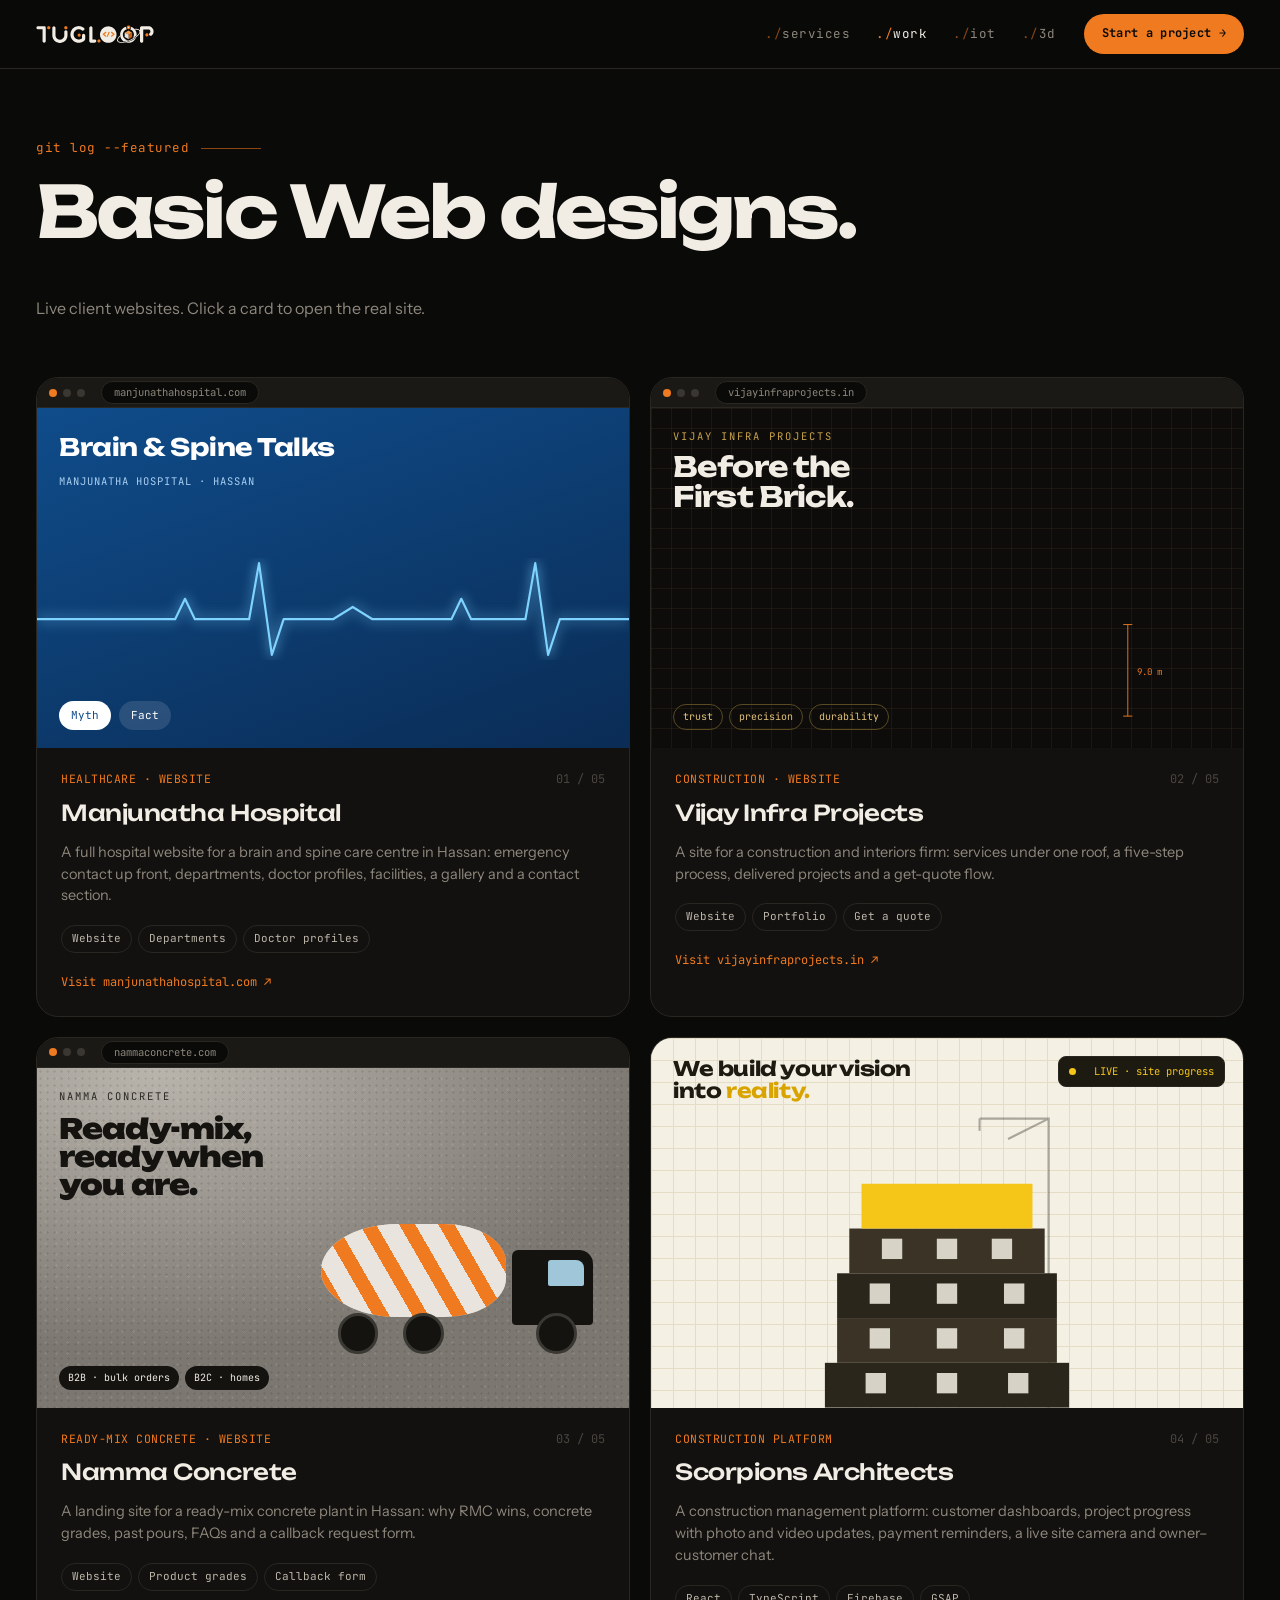
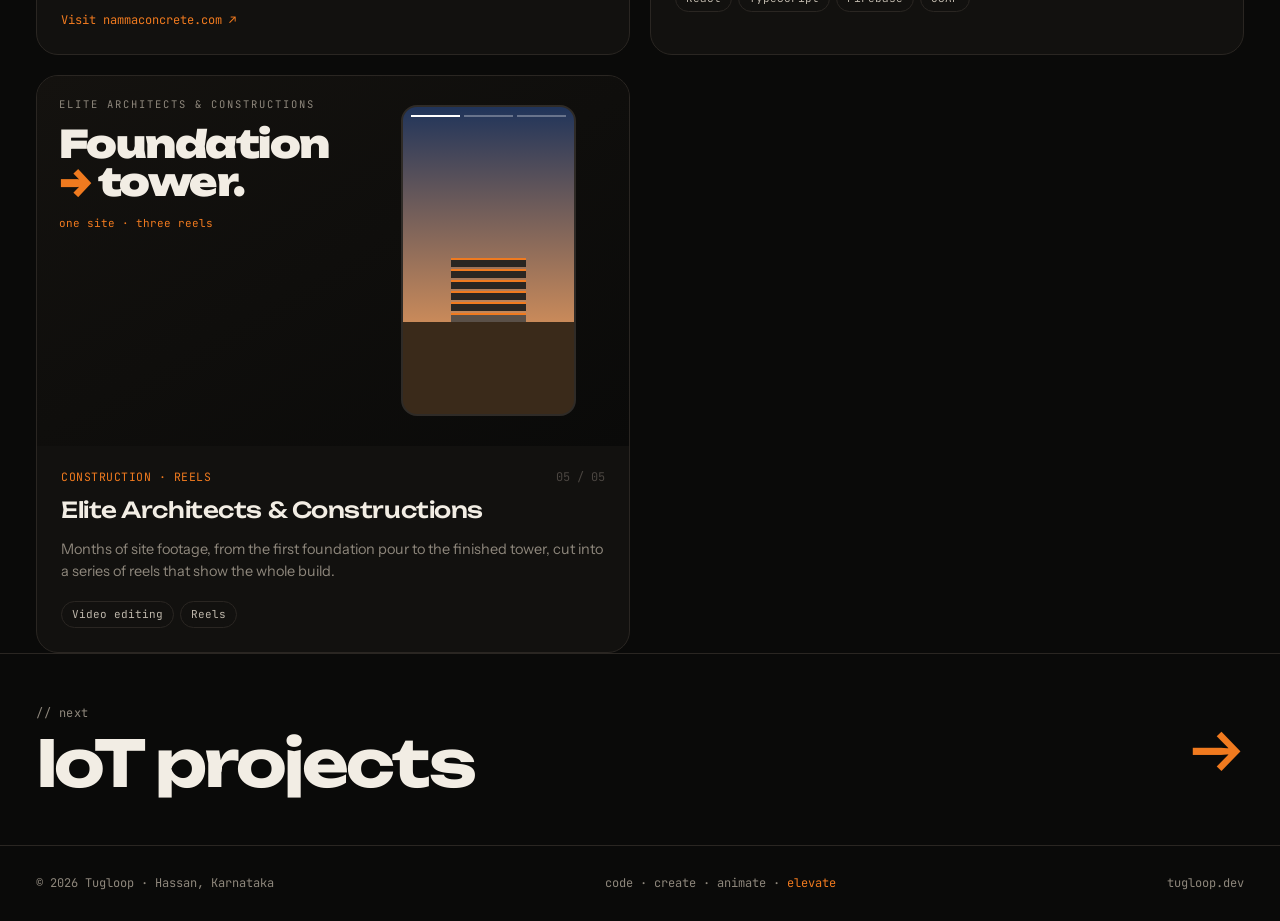
<file: work.html>
<!doctype html>
<html lang="en">
<head>
<meta charset="utf-8">
<meta name="viewport" content="width=device-width,initial-scale=1,viewport-fit=cover">
<title>Web designs — Tugloop</title>
<meta name="description" content="Websites designed and built by Tugloop for businesses across Karnataka.">
<meta name="theme-color" content="#0A0A09">
<meta property="og:title" content="Web designs — Tugloop">
<meta property="og:description" content="Websites designed and built by Tugloop for businesses across Karnataka.">
<meta property="og:type" content="website">
<link rel="preconnect" href="https://fonts.googleapis.com">
<link rel="preconnect" href="https://fonts.gstatic.com" crossorigin>
<link rel="stylesheet" href="https://fonts.googleapis.com/css2?family=Unbounded:wght@300;500;700;900&family=Instrument+Sans:wght@400;500;600&family=JetBrains+Mono:wght@400;700&family=Cormorant+Garamond:ital,wght@0,500;1,500&display=swap">
<link rel="stylesheet" href="style.css">
</head>
<body>


<nav class="nav" id="nav">
 <div class="wrap">
  <a href="./" class="brand" aria-label="Tugloop home"><svg viewBox="0 0 281.5 43.7" width="100%" style="display:block"><path fill-rule="evenodd" fill="#F2EDE4" d="M195.7 36.8 L195.6 35.9 L195.7 34.7 L196.1 33.5 L196.5 32.6 L197.3 31.1 L198.1 30.1 L198.9 29.1 L200.4 27.6 L200.0 25.3 L198.0 27.3 L196.2 29.5 L195.1 31.2 L194.5 32.2 L194.1 33.3 L193.7 34.8 L193.7 36.3 L194.0 37.8 L194.2 38.3 L194.5 38.6 L194.9 38.7 L195.2 38.7 L195.6 38.5 L195.8 38.3 L195.9 37.7ZM237.3 11.1 L240.4 11.2 L241.6 11.3 L243.2 11.7 L244.5 12.1 L245.5 12.7 L246.2 13.4 L246.8 14.4 L247.2 14.7 L247.5 14.8 L247.9 14.7 L248.3 14.5 L248.5 14.1 L248.5 13.7 L248.3 13.0 L247.7 12.2 L247.0 11.5 L245.7 10.6 L244.8 10.2 L243.7 9.8 L241.9 9.4 L239.9 9.2 L237.8 9.2 L235.8 9.3Z"/><path fill-rule="evenodd" fill="#F2EDE4" d="M15.6 38.9 L16.0 40.0 L16.7 41.0 L17.7 41.7 L18.2 41.9 L19.4 42.1 L20.6 41.9 L21.1 41.7 L22.1 41.0 L22.8 40.0 L23.2 38.9 L23.2 6.5 L23.0 5.3 L22.5 4.3 L22.1 3.8 L21.1 3.1 L20.0 2.7 L4.8 2.7 L3.6 2.9 L2.6 3.4 L1.7 4.3 L1.4 4.8 L1.0 5.9 L1.0 7.1 L1.4 8.2 L1.7 8.7 L2.6 9.6 L3.6 10.1 L4.8 10.3 L15.6 10.3ZM111.6 5.1 L109.4 4.0 L107.8 3.5 L105.3 2.9 L103.9 2.7 L102.3 2.6 L99.8 2.7 L98.4 2.9 L96.8 3.3 L94.4 4.1 L92.9 4.8 L91.6 5.5 L89.6 7.0 L88.3 8.0 L87.3 9.0 L85.8 11.0 L84.9 12.4 L83.7 14.7 L83.1 16.2 L82.7 17.6 L82.3 20.0 L82.1 21.7 L82.1 23.1 L82.3 25.6 L82.7 27.2 L83.4 29.6 L84.1 31.2 L85.3 33.4 L86.3 34.7 L87.2 35.8 L89.0 37.6 L90.3 38.6 L92.4 39.9 L93.7 40.6 L95.2 41.2 L96.5 41.6 L99.0 42.2 L100.7 42.4 L102.1 42.4 L104.6 42.2 L106.0 42.0 L107.6 41.6 L109.9 40.7 L111.4 40.0 L112.6 39.3 L113.8 38.5 L115.2 37.4 L116.8 35.0 L117.2 34.0 L117.4 32.9 L117.4 24.3 L117.0 23.2 L116.7 22.7 L115.8 21.8 L114.8 21.3 L113.6 21.1 L112.4 21.3 L111.9 21.5 L110.9 22.2 L110.2 23.2 L110.0 23.7 L109.8 24.9 L109.8 31.8 L109.5 32.2 L108.5 32.9 L107.0 33.7 L105.4 34.3 L103.7 34.7 L102.0 34.8 L101.1 34.8 L100.2 34.7 L98.5 34.3 L96.9 33.7 L95.4 32.9 L94.7 32.4 L93.4 31.3 L92.2 30.0 L91.7 29.3 L91.3 28.5 L90.6 27.0 L90.3 26.2 L89.9 24.5 L89.7 22.8 L89.8 21.1 L89.9 20.2 L90.4 18.5 L91.0 16.9 L91.9 15.5 L93.0 14.1 L93.6 13.5 L94.9 12.4 L96.4 11.5 L98.0 10.9 L99.7 10.4 L100.5 10.3 L102.3 10.2 L104.0 10.4 L104.8 10.5 L106.5 11.0 L108.0 11.8 L110.1 13.1 L111.2 13.5 L111.8 13.5 L113.0 13.3 L114.0 12.8 L114.5 12.4 L115.2 11.4 L115.4 10.8 L115.6 9.7 L115.4 8.5 L114.8 7.4 L114.4 7.0 L113.1 6.0ZM268.4 10.5 L269.3 10.7 L270.0 10.9 L270.8 11.4 L271.4 11.9 L272.0 12.6 L272.4 13.2 L272.8 14.1 L272.9 14.9 L272.9 15.6 L272.9 16.4 L272.5 17.6 L271.8 18.6 L270.7 19.7 L270.1 20.7 L269.9 21.3 L269.8 22.5 L270.1 23.6 L270.8 24.7 L271.7 25.4 L272.2 25.7 L272.8 25.9 L274.0 25.9 L275.1 25.6 L276.1 25.0 L277.2 24.0 L278.3 22.7 L279.0 21.4 L279.6 20.1 L280.1 18.6 L280.4 17.2 L280.5 15.8 L280.5 14.4 L280.3 12.9 L279.9 11.5 L279.4 10.2 L278.5 8.7 L277.7 7.5 L276.7 6.4 L275.6 5.5 L274.0 4.4 L272.3 3.7 L270.3 3.1 L268.4 2.9 L251.5 2.9 L250.3 3.3 L249.8 3.6 L249.0 4.5 L248.7 5.0 L248.3 6.1 L248.2 6.7 L248.2 38.5 L248.4 39.7 L249.0 40.7 L249.8 41.6 L250.3 41.9 L250.9 42.1 L252.1 42.3 L253.2 42.1 L253.8 41.9 L254.3 41.6 L255.1 40.7 L255.4 40.2 L255.8 39.1 L255.9 10.5ZM127.3 39.5 L127.8 40.5 L128.7 41.4 L129.2 41.7 L130.3 42.1 L140.0 42.1 L141.2 41.9 L142.2 41.4 L143.1 40.5 L143.4 40.0 L143.8 38.9 L143.8 37.7 L143.4 36.6 L142.7 35.6 L141.7 34.9 L141.2 34.7 L140.0 34.5 L134.7 34.5 L134.7 6.4 L134.3 5.3 L133.6 4.3 L132.6 3.6 L131.5 3.2 L130.9 3.2 L129.7 3.4 L128.7 3.9 L127.8 4.8 L127.5 5.3 L127.1 6.4 L127.1 38.3ZM191.3 17.2 L190.6 15.4 L189.8 13.6 L188.8 12.0 L187.6 10.4 L186.3 9.0 L184.9 7.7 L183.3 6.5 L181.7 5.5 L179.9 4.7 L178.1 4.0 L176.2 3.6 L174.3 3.3 L172.4 3.2 L170.5 3.3 L168.6 3.6 L166.7 4.0 L164.9 4.7 L163.1 5.5 L161.5 6.5 L159.9 7.7 L158.5 9.0 L157.2 10.4 L156.0 12.0 L155.0 13.6 L154.2 15.4 L153.5 17.2 L153.1 19.1 L152.8 21.0 L152.7 22.9 L152.8 24.8 L153.1 26.7 L153.5 28.6 L154.2 30.4 L155.0 32.2 L156.0 33.8 L157.2 35.4 L158.5 36.8 L159.9 38.1 L161.5 39.3 L163.1 40.3 L164.9 41.1 L166.7 41.8 L168.6 42.2 L170.5 42.5 L172.4 42.6 L174.3 42.5 L176.2 42.2 L178.1 41.8 L179.9 41.1 L181.7 40.3 L183.3 39.3 L184.9 38.1 L186.3 36.8 L187.6 35.4 L188.8 33.8 L189.8 32.2 L190.6 30.4 L191.3 28.6 L191.7 26.7 L192.0 24.8 L192.1 22.9 L192.0 21.0 L191.7 19.1ZM38.9 25.6 L39.2 28.0 L39.7 29.8 L40.3 31.6 L41.1 33.2 L42.0 34.7 L43.5 36.7 L44.8 37.9 L46.3 39.2 L48.4 40.5 L50.0 41.3 L51.8 41.9 L53.6 42.4 L56.0 42.7 L57.8 42.7 L59.7 42.5 L62.2 41.9 L63.8 41.4 L65.6 40.5 L67.1 39.6 L68.6 38.5 L70.3 36.8 L71.5 35.5 L72.5 34.0 L73.3 32.4 L74.0 30.8 L74.5 29.1 L74.8 28.0 L75.0 26.3 L75.1 24.6 L75.1 16.4 L74.9 15.2 L74.4 14.2 L73.5 13.3 L73.0 13.0 L71.9 12.6 L70.7 12.6 L69.6 13.0 L69.1 13.3 L68.2 14.2 L67.7 15.2 L67.5 15.8 L67.5 25.1 L67.4 26.1 L67.2 27.2 L66.7 28.6 L66.0 30.0 L65.1 31.3 L64.1 32.4 L63.3 33.0 L61.9 33.9 L60.5 34.5 L59.0 34.9 L57.5 35.1 L56.5 35.1 L55.0 34.9 L53.5 34.5 L52.5 34.1 L51.6 33.6 L50.7 33.0 L49.6 32.0 L48.9 31.3 L48.3 30.4 L47.7 29.5 L47.1 28.1 L46.7 26.6 L46.5 25.1 L46.5 6.4 L46.1 5.3 L45.8 4.8 L45.4 4.3 L44.4 3.6 L43.9 3.4 L42.7 3.2 L41.5 3.4 L40.5 3.9 L39.6 4.8 L39.3 5.3 L38.9 6.4ZM237.8 13.6 L236.8 12.0 L235.6 10.4 L234.3 9.0 L232.9 7.7 L231.3 6.5 L229.7 5.5 L227.9 4.7 L226.8 4.3 L226.9 4.9 L226.9 6.1 L226.6 7.2 L226.4 7.8 L225.9 8.8 L225.5 9.3 L224.4 10.3 L225.5 10.7 L226.6 11.3 L227.7 11.9 L228.8 12.7 L229.7 13.6 L230.6 14.5 L231.4 15.6 L232.0 16.7 L232.6 17.8 L233.0 19.1 L233.3 20.3 L233.5 21.6 L233.6 22.9 L233.5 24.2 L233.3 25.5 L233.0 26.7 L232.6 28.0 L232.0 29.1 L231.4 30.2 L230.6 31.3 L229.7 32.2 L228.8 33.1 L227.7 33.9 L226.6 34.5 L225.5 35.1 L224.2 35.5 L223.0 35.8 L221.7 36.0 L220.4 36.1 L219.1 36.0 L217.8 35.8 L216.6 35.5 L215.3 35.1 L214.2 34.5 L213.1 33.9 L212.0 33.1 L211.1 32.2 L210.2 31.3 L209.4 30.2 L208.8 29.1 L208.2 28.0 L207.8 26.7 L207.5 25.5 L207.3 24.2 L207.2 22.9 L207.3 21.6 L207.5 20.3 L207.8 19.1 L208.2 17.8 L208.8 16.7 L209.4 15.6 L210.2 14.5 L211.1 13.6 L212.0 12.7 L213.1 11.9 L214.2 11.3 L215.3 10.7 L217.1 10.1 L216.3 9.3 L215.9 8.8 L215.4 7.8 L215.2 7.2 L215.0 6.7 L214.9 5.5 L214.9 4.9 L215.1 3.9 L212.9 4.7 L211.1 5.5 L209.5 6.5 L207.9 7.7 L206.5 9.0 L205.2 10.4 L204.0 12.0 L203.0 13.6 L202.2 15.4 L201.5 17.2 L201.1 19.1 L200.8 21.0 L200.7 22.9 L200.8 24.8 L201.1 26.7 L201.5 28.6 L202.2 30.4 L203.0 32.2 L204.0 33.8 L205.2 35.4 L206.5 36.8 L207.9 38.1 L209.5 39.3 L211.1 40.3 L212.9 41.1 L214.7 41.8 L216.6 42.2 L218.5 42.5 L220.4 42.6 L222.3 42.5 L224.2 42.2 L226.1 41.8 L227.9 41.1 L229.7 40.3 L231.3 39.3 L232.9 38.1 L234.3 36.8 L235.6 35.4 L236.8 33.8 L237.8 32.2 L238.6 30.4 L239.3 28.6 L239.7 26.7 L240.0 24.8 L240.1 22.9 L240.0 21.0 L239.7 19.1 L239.3 17.2 L238.6 15.4Z"/><path fill-rule="evenodd" fill="#0A0A09" d="M240.2 24.5 L237.9 26.4 L236.4 27.5 L233.2 29.7 L228.8 32.2 L225.1 34.1 L221.2 35.7 L216.4 37.4 L212.7 38.4 L208.9 39.1 L211.0 40.5 L212.8 41.3 L214.8 42.0 L217.6 41.2 L220.6 40.2 L223.7 39.0 L226.7 37.7 L229.7 36.3 L232.6 34.7 L235.4 33.1 L238.6 30.9 L239.4 28.7 L239.9 26.8Z"/><path fill-rule="evenodd" fill="#F07A1F" d="M224.9 3.4 L224.4 2.6 L223.8 2.0 L223.0 1.5 L222.2 1.2 L221.3 1.0 L220.5 1.0 L219.6 1.2 L218.8 1.5 L218.0 2.0 L217.4 2.6 L216.9 3.4 L216.6 4.2 L216.4 5.1 L216.4 5.9 L216.6 6.8 L216.9 7.6 L217.4 8.4 L218.0 9.0 L218.8 9.5 L219.6 9.8 L220.5 10.0 L221.3 10.0 L222.2 9.8 L223.0 9.5 L223.8 9.0 L224.4 8.4 L224.9 7.6 L225.2 6.8 L225.4 5.9 L225.4 5.1 L225.2 4.2ZM33.6 4.3 L33.2 3.7 L32.6 3.3 L31.9 2.9 L31.2 2.7 L30.4 2.6 L29.6 2.7 L28.9 2.9 L28.2 3.3 L27.6 3.7 L27.2 4.3 L26.8 5.0 L26.6 5.7 L26.5 6.5 L26.6 7.3 L26.8 8.0 L27.2 8.7 L27.6 9.3 L28.2 9.7 L28.9 10.1 L29.6 10.3 L30.4 10.4 L31.2 10.3 L31.9 10.1 L32.6 9.7 L33.2 9.3 L33.6 8.7 L34.0 8.0 L34.2 7.3 L34.3 6.5 L34.2 5.7 L34.0 5.0ZM74.4 4.3 L74.0 3.7 L73.4 3.3 L72.7 2.9 L72.0 2.7 L71.2 2.6 L70.4 2.7 L69.7 2.9 L69.0 3.3 L68.4 3.7 L68.0 4.3 L67.6 5.0 L67.4 5.7 L67.3 6.5 L67.4 7.3 L67.6 8.0 L68.0 8.7 L68.4 9.3 L69.0 9.7 L69.7 10.1 L70.4 10.3 L71.2 10.4 L72.0 10.3 L72.7 10.1 L73.4 9.7 L74.0 9.3 L74.4 8.7 L74.8 8.0 L75.0 7.3 L75.1 6.5 L75.0 5.7 L74.8 5.0ZM159.2 21.7 L159.2 22.3 L159.3 22.7 L159.6 23.1 L165.7 27.8 L166.1 28.0 L166.8 28.0 L167.2 27.9 L167.8 27.5 L168.0 27.1 L168.0 26.4 L167.9 26.0 L167.6 25.6 L163.0 22.1 L167.5 18.8 L167.8 18.4 L168.0 17.8 L168.0 17.4 L167.9 16.9 L167.4 16.4 L167.0 16.2 L166.6 16.2 L166.1 16.2 L165.7 16.4 L159.7 20.9 L159.4 21.3ZM178.8 26.2 L178.8 26.6 L178.8 27.1 L179.0 27.5 L179.4 27.8 L180.0 28.0 L180.4 28.0 L180.9 27.9 L187.1 23.3 L187.5 22.7 L187.6 22.3 L187.6 21.9 L187.5 21.5 L187.1 20.9 L181.1 16.4 L180.4 16.2 L180.0 16.2 L179.6 16.3 L179.0 16.7 L178.8 17.4 L178.8 17.8 L178.9 18.2 L179.3 18.8 L183.8 22.1 L179.3 25.4 L179.0 25.8ZM169.2 27.5 L169.4 27.9 L169.8 28.1 L170.4 28.3 L171.1 28.2 L171.5 28.0 L171.7 27.6 L175.7 17.8 L175.7 17.4 L175.6 16.9 L175.4 16.5 L175.0 16.3 L174.4 16.1 L173.9 16.1 L173.5 16.3 L173.1 16.8 L169.2 26.4 L169.1 27.0ZM268.0 21.8 L267.5 21.1 L267.0 20.6 L266.4 20.2 L265.7 19.9 L265.0 19.8 L264.2 19.8 L263.5 19.9 L262.8 20.2 L262.2 20.6 L261.7 21.1 L261.2 21.8 L261.0 22.4 L260.8 23.2 L260.8 23.9 L261.0 24.7 L261.2 25.3 L261.7 26.0 L262.2 26.5 L262.8 26.9 L263.5 27.2 L264.2 27.3 L265.0 27.3 L265.7 27.2 L266.4 26.9 L267.0 26.5 L267.5 26.0 L268.0 25.3 L268.2 24.7 L268.4 23.9 L268.4 23.2 L268.2 22.4ZM105.9 21.8 L105.4 21.3 L104.8 20.8 L104.1 20.6 L103.4 20.4 L102.6 20.4 L101.9 20.6 L101.2 20.8 L100.6 21.3 L100.1 21.8 L99.6 22.4 L99.4 23.1 L99.2 23.8 L99.2 24.6 L99.4 25.3 L99.6 26.0 L100.1 26.6 L100.6 27.1 L101.2 27.6 L101.9 27.8 L102.6 28.0 L103.4 28.0 L104.1 27.8 L104.8 27.6 L105.4 27.1 L105.9 26.6 L106.4 26.0 L106.6 25.3 L106.8 24.6 L106.8 23.8 L106.6 23.1 L106.4 22.4ZM153.1 35.9 L152.5 35.3 L151.9 34.9 L151.3 34.7 L150.6 34.5 L149.8 34.5 L149.1 34.7 L148.5 34.9 L147.9 35.3 L147.3 35.9 L146.9 36.5 L146.7 37.1 L146.5 37.8 L146.5 38.6 L146.7 39.3 L146.9 39.9 L147.3 40.5 L147.9 41.1 L148.5 41.5 L149.1 41.7 L149.8 41.9 L150.6 41.9 L151.3 41.7 L151.9 41.5 L152.5 41.1 L153.1 40.5 L153.5 39.9 L153.7 39.3 L153.9 38.6 L153.9 37.8 L153.7 37.1 L153.5 36.5Z"/><path fill-rule="evenodd" fill="#F29A4A" d="M220.9 13.2 L229.4 18.2 L221.3 22.9 L211.6 18.2Z"/><path fill-rule="evenodd" fill="#E4E1DC" d="M211.6 18.2 L221.3 22.9 L221.3 33.9 L211.6 28.6Z"/><path fill-rule="evenodd" fill="#C95E14" d="M221.3 22.9 L229.4 18.2 L229.4 28.6 L221.3 33.9Z"/><path fill-rule="evenodd" fill="#F2EDE4" d="M222.4 5.5 L222.3 4.9 L222.0 4.4 L221.5 4.1 L220.9 4.0 L220.3 4.1 L219.8 4.4 L219.5 4.9 L219.4 5.5 L219.5 6.1 L219.8 6.6 L220.3 6.9 L220.9 7.0 L221.5 6.9 L222.0 6.6 L222.3 6.1Z"/><path fill-rule="evenodd" fill="#F2EDE4" d="M246.4 13.7 L246.9 14.6 L247.0 15.6 L246.9 16.7 L246.7 17.6 L246.1 19.0 L245.2 20.6 L244.0 22.2 L243.0 23.3 L241.2 25.0 L239.3 26.7 L237.1 28.4 L235.5 29.5 L231.1 32.2 L226.5 34.6 L221.6 36.7 L216.7 38.4 L212.0 39.6 L210.2 39.9 L207.6 40.3 L205.2 40.5 L203.0 40.5 L201.1 40.3 L199.9 40.1 L198.9 39.8 L197.6 39.2 L196.7 38.5 L196.2 38.0 L195.9 37.4 L195.6 36.3 L195.4 36.1 L195.2 35.9 L194.8 35.7 L194.3 35.8 L194.1 35.9 L193.7 36.4 L193.7 36.7 L193.8 37.3 L194.2 38.2 L194.7 39.2 L195.8 40.2 L196.7 40.9 L198.3 41.6 L200.1 42.1 L201.5 42.3 L203.7 42.4 L206.1 42.4 L207.8 42.2 L210.5 41.8 L213.4 41.2 L216.3 40.5 L221.3 38.8 L224.3 37.6 L227.3 36.3 L230.2 34.9 L233.0 33.3 L235.7 31.6 L238.2 29.9 L240.5 28.2 L242.5 26.4 L243.8 25.2 L245.4 23.4 L246.8 21.6 L247.8 19.9 L248.5 18.2 L248.9 16.5 L248.9 15.0 L248.7 14.0 L248.3 13.0 L247.5 12.0 L247.1 11.9 L246.8 11.9 L246.4 12.1 L246.2 12.3 L246.0 12.7 L246.0 13.0 L246.1 13.3Z"/></svg></a>
  <ul>
   <li><a href="services.html">services</a></li>
   <li><a href="work.html" aria-current="page">work</a></li>
   <li><a href="iot.html">iot</a></li>
   <li><a href="3d.html">3d</a></li>
   <li class="m-only"><a href="contact.html">contact</a></li>
  </ul>
  <a class="btn" href="contact.html"><span>Start a project →</span></a>
  <button class="menu" id="menu" type="button" aria-expanded="false" aria-controls="nav">menu</button>
 </div>
</nav>

<section id="work" class="sec page-top" style="padding-bottom:0">
 <div class="wrap">
  <div class="head">
   <div><div class="eyebrow">git log --featured</div><h2 class="h2">Basic Web designs.</h2></div>
   <p class="sub">Live client websites. Click a card to open the real site.</p>
  </div>
 </div>
</section>
<div class="work-pin" id="workPin">
 <div class="work-sticky">
  <div class="reel" id="reel">
   <a class="wcard" href="https://manjunathahospital.com" target="_blank" rel="noopener">
    <div class="vis v-site">
     <div class="bar" aria-hidden="true"><i></i><i></i><i></i><span>manjunathahospital.com</span></div>
     <div class="scr">
    <div class="vis v-mh">
     <div class="t">Brain &amp; Spine Talks<small>MANJUNATHA HOSPITAL · HASSAN</small></div>
     <svg viewBox="0 0 600 100" preserveAspectRatio="none" aria-hidden="true"><polyline class="ecg" points="0,60 120,60 140,60 150,40 160,60 200,60 215,60 225,5 238,95 250,60 300,60 320,48 340,60 420,60 430,40 440,60 480,60 495,60 505,5 518,95 530,60 600,60"/></svg>
     <div class="mf"><span>Myth</span><span>Fact</span></div>
    </div>
     </div>
    </div>
    <div class="meta"><span class="k">HEALTHCARE · WEBSITE</span><span class="idx">01 / 05</span><h3>Manjunatha Hospital</h3>
     <p>A full hospital website for a brain and spine care centre in Hassan: emergency contact up front, departments, doctor profiles, facilities, a gallery and a contact section.</p>
     <div class="tags"><span>Website</span><span>Departments</span><span>Doctor profiles</span></div>
     <span class="visit">Visit manjunathahospital.com ↗</span></div>
   </a>
   <a class="wcard" href="https://vijayinfraprojects.in" target="_blank" rel="noopener">
    <div class="vis v-site">
     <div class="bar" aria-hidden="true"><i></i><i></i><i></i><span>vijayinfraprojects.in</span></div>
     <div class="scr">
    <div class="vis v-vi">
     <div class="hd">VIJAY INFRA PROJECTS</div>
     <div class="pt">Before the First Brick.</div>
     <svg viewBox="0 0 300 170" aria-hidden="true"><g class="bp" fill="none" stroke="#C9A24A" stroke-width="1.2"><path d="M40 160V80l80-50 80 50v80z"/><path d="M60 160V100h40v60M140 100h40v30h-40z"/><path d="M120 30v-14h16v24"/><path d="M20 160h260"/><path d="M40 80h160" stroke-dasharray="3 4"/></g><g class="dim" stroke="#F07A1F" stroke-width=".8" fill="none"><path d="M220 160V80M216 80h8M216 160h8"/></g><text x="228" y="124" fill="#F07A1F" font-family="JetBrains Mono,monospace" font-size="8">9.0 m</text></svg>
     <div class="vals"><span>trust</span><span>precision</span><span>durability</span></div>
    </div>
     </div>
    </div>
    <div class="meta"><span class="k">CONSTRUCTION · WEBSITE</span><span class="idx">02 / 05</span><h3>Vijay Infra Projects</h3>
     <p>A site for a construction and interiors firm: services under one roof, a five-step process, delivered projects and a get-quote flow.</p>
     <div class="tags"><span>Website</span><span>Portfolio</span><span>Get a quote</span></div>
     <span class="visit">Visit vijayinfraprojects.in ↗</span></div>
   </a>
   <a class="wcard" href="https://nammaconcrete.com" target="_blank" rel="noopener">
    <div class="vis v-site">
     <div class="bar" aria-hidden="true"><i></i><i></i><i></i><span>nammaconcrete.com</span></div>
     <div class="scr">
    <div class="vis v-nc">
     <div class="tx"><div class="hd">NAMMA CONCRETE</div><div class="big2">Ready-mix,<br>ready when<br>you are.</div></div>
     <div class="truck"><div class="drum"><i></i></div><div class="cab"></div><div class="wh w1"></div><div class="wh w2"></div><div class="wh w3"></div></div>
     <div class="aud"><span>B2B · bulk orders</span><span>B2C · homes</span></div>
    </div>
     </div>
    </div>
    <div class="meta"><span class="k">READY-MIX CONCRETE · WEBSITE</span><span class="idx">03 / 05</span><h3>Namma Concrete</h3>
     <p>A landing site for a ready-mix concrete plant in Hassan: why RMC wins, concrete grades, past pours, FAQs and a callback request form.</p>
     <div class="tags"><span>Website</span><span>Product grades</span><span>Callback form</span></div>
     <span class="visit">Visit nammaconcrete.com ↗</span></div>
   </a>
   <article class="wcard">
    <div class="vis v-sc">
     <div class="tagline">We build your vision into <b>reality.</b></div>
     <div class="chip"><i></i>LIVE · site progress</div>
     <svg viewBox="0 0 200 160" aria-hidden="true">
      <g stroke="#1d1a12" stroke-width="1" fill="none" opacity=".35"><path d="M150 160V18h-34M150 18l-20 10"/><path d="M116 18v6"/></g>
      <rect class="fl" x="40" y="138" width="120" height="22" fill="#2b261b" style="animation-delay:0s"/>
      <rect class="fl" x="46" y="116" width="108" height="22" fill="#3b3426" style="animation-delay:.25s"/>
      <rect class="fl" x="46" y="94" width="108" height="22" fill="#2b261b" style="animation-delay:.5s"/>
      <rect class="fl" x="52" y="72" width="96" height="22" fill="#3b3426" style="animation-delay:.75s"/>
      <rect class="fl" x="58" y="50" width="84" height="22" fill="#F5C518" style="animation-delay:1s"/>
      <g fill="#F4F0E4" opacity=".85"><rect x="60" y="143" width="10" height="10" class="fl" style="animation-delay:.15s"/><rect x="95" y="143" width="10" height="10" class="fl" style="animation-delay:.15s"/><rect x="130" y="143" width="10" height="10" class="fl" style="animation-delay:.15s"/><rect x="62" y="121" width="10" height="10" class="fl" style="animation-delay:.4s"/><rect x="95" y="121" width="10" height="10" class="fl" style="animation-delay:.4s"/><rect x="128" y="121" width="10" height="10" class="fl" style="animation-delay:.4s"/><rect x="62" y="99" width="10" height="10" class="fl" style="animation-delay:.65s"/><rect x="95" y="99" width="10" height="10" class="fl" style="animation-delay:.65s"/><rect x="128" y="99" width="10" height="10" class="fl" style="animation-delay:.65s"/><rect x="68" y="77" width="10" height="10" class="fl" style="animation-delay:.9s"/><rect x="95" y="77" width="10" height="10" class="fl" style="animation-delay:.9s"/><rect x="122" y="77" width="10" height="10" class="fl" style="animation-delay:.9s"/></g>
     </svg>
    </div>
    <div class="meta"><span class="k">CONSTRUCTION PLATFORM</span><span class="idx">04 / 05</span><h3>Scorpions Architects</h3>
     <p>A construction management platform: customer dashboards, project progress with photo and video updates, payment reminders, a live site camera and owner–customer chat.</p>
     <div class="tags"><span>React</span><span>TypeScript</span><span>Firebase</span><span>GSAP</span></div></div>
   </article>
   <article class="wcard">
    <div class="vis v-ea">
     <div class="tx"><div class="hd">ELITE ARCHITECTS &amp; CONSTRUCTIONS</div><div class="big2">Foundation<br><span class="o">→</span> tower.</div><div class="sm">one site · three reels</div></div>
     <div class="phone"><div class="bars"><i></i><i></i><i></i></div><div class="tw"><b></b><b></b><b></b><b></b><b></b><b></b></div></div>
    </div>
    <div class="meta"><span class="k">CONSTRUCTION · REELS</span><span class="idx">05 / 05</span><h3>Elite Architects &amp; Constructions</h3>
     <p>Months of site footage, from the first foundation pour to the finished tower, cut into a series of reels that show the whole build.</p>
     <div class="tags"><span>Video editing</span><span>Reels</span></div></div>
   </article>
  </div>
 </div>
</div>

<div class="next" style="margin-top:0"><div class="wrap"><a href="iot.html"><span><small>// next</small><b>IoT projects</b></span><span class="arr" aria-hidden="true">→</span></a></div></div>

<footer><div class="wrap"><span>© 2026 Tugloop · Hassan, Karnataka</span><span>code · create · animate · <span class="o">elevate</span></span><span>tugloop.dev</span></div></footer>

<script src="main.js"></script>
</body>
</html>
</file>
<file: style.css>
html{box-sizing:border-box}body{margin:0;padding:0}img{max-width:100%}[hidden]:not([hidden=until-found i]){display:none!important}
/* Calm, static build: no scroll or looping animations. Dark-only, deliberately. */
:root{
  --ink:#0A0A09; --ink-2:#12110F; --ink-3:#1B1916; --line:#2A2622;
  --bone:#F2EDE4; --ash:#8E877C; --ember:#F07A1F; --ember-hi:#FF9B45; --ember-lo:#8A4615;
  --f-display:"Unbounded","Arial Black",system-ui,sans-serif;
  --f-body:"Instrument Sans",system-ui,-apple-system,"Segoe UI",sans-serif;
  --f-mono:"JetBrains Mono",ui-monospace,"SFMono-Regular",Menlo,monospace;
  --gut:max(16px,env(safe-area-inset-left,0px));
  --gut-r:max(16px,env(safe-area-inset-right,0px));
  --wrap:1240px;
  color-scheme:dark;
}
*{box-sizing:border-box}
html{overflow-x:clip}
body{background:var(--ink);color:var(--bone);font-family:var(--f-body);font-size:16px;line-height:1.6;overflow-x:clip;-webkit-font-smoothing:antialiased}
body::before{content:"";position:fixed;inset:0 0 auto;height:env(safe-area-inset-top,0px);z-index:60;background:var(--ink)}
a{color:inherit}
::selection{background:var(--ember);color:var(--ink)}
.wrap{max-width:var(--wrap);margin:0 auto;padding-left:var(--gut);padding-right:var(--gut-r)}
.mono{font-family:var(--f-mono)}
.o{color:var(--ember)}
h1,h2,h3{text-wrap:balance;margin:0}
p{margin:0}
:focus-visible{outline:2px solid var(--ember);outline-offset:3px;border-radius:4px}

/* nav */
.nav{position:fixed;top:env(safe-area-inset-top,0px);left:0;right:0;z-index:50}
.nav.solid{background:rgba(10,10,9,.72);backdrop-filter:blur(14px);-webkit-backdrop-filter:blur(14px);border-bottom:1px solid var(--line)}
.nav .wrap{display:flex;align-items:center;gap:28px;height:68px}
.nav .brand{width:118px;display:block}
.nav ul{display:flex;gap:26px;list-style:none;margin:0 0 0 auto;padding:0;font-family:var(--f-mono);font-size:12.5px;letter-spacing:.5px}
.nav ul a{text-decoration:none;color:var(--ash)}
.nav ul a:hover{color:var(--bone)}
.nav ul a::before{content:"./";color:var(--ember-lo)}
.btn{--b:var(--ember);display:inline-flex;align-items:center;gap:10px;padding:13px 22px;border-radius:100px;background:var(--b);color:var(--ink);font-family:var(--f-mono);font-weight:700;font-size:13px;text-decoration:none;border:0;letter-spacing:.3px;position:relative;overflow:hidden;cursor:pointer}
.btn span{position:relative;z-index:1}
.btn.ghost{background:transparent;color:var(--bone);box-shadow:inset 0 0 0 1px var(--line)}
.btn.ghost:hover{color:var(--ink)}
.nav .btn{padding:10px 18px;font-size:12px}
@media (max-width:820px){.nav ul{display:none}.nav .btn{margin-left:auto}}

/* hero */
.hero{position:relative;padding-top:128px;padding-bottom:84px;overflow:hidden;isolation:isolate}

.wm-hero{width:min(940px,100%);margin:34px auto 0;display:block;overflow:visible}

.hero h1{font-family:var(--f-display);font-weight:700;font-size:clamp(30px,5.4vw,72px);line-height:1.02;letter-spacing:-.035em;text-align:center;margin-top:42px}
.hero h1 .stroke{color:transparent;-webkit-text-stroke:1.5px var(--bone)}
.hero h1 .sw{display:inline-block;color:var(--ember)}
.hero .lede{max-width:600px;margin:22px auto 0;text-align:center;color:#C9C2B6;font-size:clamp(15px,1.6vw,18px)}
.cta{display:flex;gap:12px;justify-content:center;flex-wrap:wrap;margin-top:34px}

/* section heads */
section{position:relative}
.sec{padding-block:130px 40px}
.eyebrow{font-family:var(--f-mono);font-size:12.5px;color:var(--ember);letter-spacing:.5px;display:flex;align-items:center;gap:12px}
.eyebrow::after{content:"";height:1px;flex:0 0 60px;background:var(--ember-lo)}
.h2{font-family:var(--f-display);font-weight:700;font-size:clamp(32px,5.6vw,76px);line-height:1;letter-spacing:-.04em;margin-top:18px}
.h2 .dim{color:#4a4540}
.sub{color:var(--ash);max-width:520px;margin-top:18px}
.head{display:flex;justify-content:space-between;align-items:flex-end;gap:30px;flex-wrap:wrap}

/* services */
.svc{display:grid;grid-template-columns:repeat(3,1fr);gap:14px;margin-top:56px}
@media (max-width:1060px) and (min-width:561px){.tile.wide{grid-column:span 2}}
@media (max-width:1060px){.svc{grid-template-columns:repeat(2,1fr)}}
@media (max-width:560px){.svc{grid-template-columns:1fr}}
.tile{--mx:50%;--my:50%;position:relative;background:var(--ink-2);border-radius:18px;padding:26px 24px 24px;min-height:250px;display:flex;flex-direction:column;overflow:hidden;isolation:isolate}
.tile::before{content:"";position:absolute;inset:0;border-radius:inherit;padding:1px;background:radial-gradient(260px circle at var(--mx) var(--my),var(--ember),transparent 60%),var(--line);
  -webkit-mask:linear-gradient(#000 0 0) content-box,linear-gradient(#000 0 0);-webkit-mask-composite:xor;mask-composite:exclude;z-index:-1}
.tile .fn{font-family:var(--f-mono);font-size:12px;color:var(--ash)}
.tile .fn b{color:var(--ember);font-weight:400}
.tile h3{font-family:var(--f-display);font-weight:500;font-size:21px;line-height:1.15;letter-spacing:-.02em;margin-top:auto;padding-top:40px}
.tile p{color:var(--ash);font-size:14.5px;margin-top:10px;line-height:1.5}
.tile .ico{position:absolute;right:20px;top:20px;width:46px;height:46px;color:var(--ember);opacity:.9}
.tile .soon{position:absolute;left:24px;top:52px;font-family:var(--f-mono);font-size:10px;border:1px solid var(--ember-lo);color:var(--ember-hi);padding:2px 8px;border-radius:20px}

/* work reel */
.work-pin{position:relative}
.work-sticky{position:sticky;top:0;height:100vh;overflow:hidden;display:flex;flex-direction:column;justify-content:center;gap:34px}
.reel{display:flex;gap:28px;padding-left:var(--gut)}
.wcard{flex:0 0 min(620px,78vw);background:var(--ink-2);border:1px solid var(--line);border-radius:22px;overflow:hidden;display:flex;flex-direction:column}
.vis{position:relative;aspect-ratio:16/10;max-width:100%;overflow:hidden}
.meta{padding:22px 24px 24px;display:grid;grid-template-columns:1fr auto;gap:6px 20px;align-items:start}
.meta .k{font-family:var(--f-mono);font-size:11.5px;color:var(--ember);letter-spacing:.5px}
.meta h3{font-family:var(--f-display);font-weight:500;font-size:22px;letter-spacing:-.02em;grid-column:1}
.meta .idx{grid-row:1/3;grid-column:2;font-family:var(--f-mono);font-size:12px;color:#4a4540;font-variant-numeric:tabular-nums}
.meta p{grid-column:1/-1;color:var(--ash);font-size:14.5px;line-height:1.5;margin-top:6px}
.tags{grid-column:1/-1;display:flex;flex-wrap:wrap;gap:6px;margin-top:12px}
.tags span{font-family:var(--f-mono);font-size:11px;padding:4px 10px;border-radius:20px;border:1px solid var(--line);color:#BDB6AA}
.reel-ui{display:flex;justify-content:space-between;align-items:center;padding-left:var(--gut);padding-right:var(--gut-r)}
.reel-bar{flex:1;max-width:360px;height:2px;background:var(--line);border-radius:2px;overflow:hidden;margin-left:24px}
.reel-bar i{display:block;height:100%;background:var(--ember);transform-origin:0 50%;transform:scaleX(0)}
@media (max-width:860px){
  .work-sticky{position:static;height:auto;display:block}
  .reel{flex-direction:column;padding-right:var(--gut-r);transform:none!important}
  .wcard{flex:none;width:100%}
  .reel-ui{display:none}
}

/* --- project visuals --- */
/* scorpions */
.v-sc{background:#F4F0E4;background-image:linear-gradient(#e4dcc4 1px,transparent 1px),linear-gradient(90deg,#e4dcc4 1px,transparent 1px);background-size:22px 22px}
.v-sc svg{position:absolute;left:50%;bottom:0;transform:translateX(-50%);height:88%;max-width:100%}
.v-sc .fl{transform-box:fill-box;transform-origin:bottom}

.v-sc .tagline{position:absolute;left:22px;top:20px;font-family:var(--f-display);font-weight:700;font-size:clamp(14px,2.2vw,20px);line-height:1.1;color:#1d1a12;max-width:46%;letter-spacing:-.02em}
.v-sc .tagline b{color:#D9A400;font-weight:700}
.v-sc .chip{position:absolute;right:18px;top:18px;font-family:var(--f-mono);font-size:10.5px;background:#1d1a12;color:#F5C518;padding:6px 10px;border-radius:8px}
.v-sc .chip i{display:inline-block;width:7px;height:7px;border-radius:50%;background:#F5C518;margin-right:6px}
/* hospital */
.v-mh{background:linear-gradient(160deg,#0F4C8A,#0A2C55);color:#fff}
.v-mh svg{position:absolute;left:0;right:0;top:44%;width:100%;height:30%}
.v-mh .ecg{fill:none;stroke:#7FD3FF;stroke-width:2.2;stroke-linejoin:round;stroke-dasharray:1200;stroke-dashoffset:1200;filter:drop-shadow(0 0 6px #7FD3FF)}

.v-mh .t{position:absolute;left:22px;top:20px;font-family:var(--f-display);font-weight:700;font-size:clamp(16px,2.4vw,24px);letter-spacing:-.02em}
.v-mh .t small{display:block;font-family:var(--f-mono);font-weight:400;font-size:10.5px;color:#A9CFF2;letter-spacing:1px;margin-top:6px}
.v-mh .mf{position:absolute;left:22px;bottom:18px;display:flex;gap:8px}
.v-mh .mf span{font-family:var(--f-mono);font-size:11px;padding:6px 12px;border-radius:20px;background:rgba(255,255,255,.12)}

/* smart step */
.v-ss{background:#0C0C0B;display:grid;place-items:center}
.v-ss .core{width:16%;aspect-ratio:1.6;border-radius:40% 40% 30% 30%;background:var(--ember);position:relative;z-index:2;box-shadow:0 0 40px rgba(240,122,31,.5)}
.v-ss .wave{position:absolute;width:16%;aspect-ratio:1;border-radius:50%;border:1.5px solid var(--ember);opacity:0}
.v-ss .wave.l{--x:-80%}.v-ss .wave.f{--x:0;--y:-60%}.v-ss .wave.r{--x:80%}

.v-ss .say{position:absolute;bottom:18px;left:0;right:0;text-align:center;font-family:var(--f-mono);font-size:12px;color:var(--bone)}
.v-ss .say b{color:var(--ember)}

/* lab */
.lab{display:grid;grid-template-columns:repeat(4,1fr);gap:14px;margin-top:56px}
@media (max-width:1060px){.lab{grid-template-columns:repeat(2,1fr)}}
@media (max-width:560px){.lab{grid-template-columns:1fr}}
.lc{background:var(--ink-2);border:1px solid var(--line);border-radius:18px;overflow:hidden;display:flex;flex-direction:column}
.lc:hover{border-color:var(--ember-lo)}
.lc .lv{height:150px;position:relative;overflow:hidden;background:#0D0C0B;border-bottom:1px solid var(--line)}
.lc .lt{padding:18px 20px 20px}
.lc h3{font-family:var(--f-display);font-weight:500;font-size:16.5px;letter-spacing:-.01em}
.lc p{color:var(--ash);font-size:14px;margin-top:8px;line-height:1.5}
.lc .stack{font-family:var(--f-mono);font-size:11px;color:var(--ember);margin-top:12px}
.l-car .ring{position:absolute;left:30%;top:50%;width:20px;height:20px;margin:-10px;border-radius:50%;border:1.5px solid #ff4a3a}

.l-car .dot{position:absolute;left:30%;top:50%;width:12px;height:12px;margin:-6px;border-radius:50%;background:#ff4a3a;box-shadow:0 0 20px #ff4a3a}
.l-car .rx{position:absolute;right:16px;top:50%;transform:translateY(-50%);font-family:var(--f-mono);font-size:10px;line-height:1.7;color:#ff8a7a;background:#170908;border:1px solid #3a1210;border-radius:6px;padding:8px 10px}
.l-car .rx b{color:#fff}
.l-cam{background:repeating-linear-gradient(0deg,rgba(255,255,255,.035) 0 1px,transparent 1px 3px),radial-gradient(80% 80% at 50% 50%,#1f1d1a,#0b0b0a)!important}
.l-cam .rec{position:absolute;left:14px;top:12px;font-family:var(--f-mono);font-size:10.5px;color:#fff;display:flex;align-items:center;gap:6px}
.l-cam .rec i{width:8px;height:8px;border-radius:50%;background:#ff3b30}
.l-cam .xh{position:absolute;inset:30% 34%;border:1px solid rgba(255,255,255,.5)}
.l-cam .xh::before,.l-cam .xh::after{content:"";position:absolute;background:var(--ember)}
.l-cam .xh::before{left:50%;top:-10px;bottom:-10px;width:1px}.l-cam .xh::after{top:50%;left:-10px;right:-10px;height:1px}
.l-cam .fps{position:absolute;right:14px;bottom:10px;font-family:var(--f-mono);font-size:10px;color:var(--ash)}
.l-bulb{display:grid;place-items:center}
.l-bulb .b{width:44px;height:44px;border-radius:50%;background:#2a2622;position:relative}
.l-bulb .b::after{content:"";position:absolute;left:12px;right:12px;bottom:-12px;height:14px;background:#3a3631;border-radius:0 0 4px 4px}

.l-bulb .say{position:absolute;bottom:10px;left:0;right:0;text-align:center;font-family:var(--f-mono);font-size:10.5px;color:var(--ash)}
.l-ir svg{position:absolute;inset:0;width:100%;height:100%}
.l-ir .arm{transform-origin:50% 80%;transform-box:fill-box}

/* shipped list */
.ship{margin-top:70px;border-top:1px solid var(--line)}
.row{display:grid;grid-template-columns:1.3fr 1fr 1fr auto;gap:20px;align-items:center;padding:22px 4px;border-bottom:1px solid var(--line);position:relative}
.row:hover{color:var(--ember)}
.row h4{margin:0;font-family:var(--f-display);font-weight:500;font-size:clamp(17px,2vw,24px);letter-spacing:-.02em}
.row span{font-family:var(--f-mono);font-size:12px;color:var(--ash)}
.row .arr{font-family:var(--f-mono);color:var(--ember)}
@media (max-width:700px){.row{grid-template-columns:1fr auto}.row .c2{display:none}}

/* contact */
.contact{padding-block:150px 60px;text-align:center;overflow:hidden}
.big{font-family:var(--f-display);font-weight:900;font-size:clamp(44px,10.5vw,150px);line-height:.92;letter-spacing:-.05em;user-select:none}
.big .ch{display:inline-block}
.big .ln{display:block;white-space:nowrap}
.big .f{color:var(--ember)}
.ways{display:flex;justify-content:center;gap:12px;flex-wrap:wrap;margin-top:52px}
.chip{display:inline-flex;align-items:center;gap:12px;padding:10px 10px 10px 18px;border-radius:100px;border:1px solid var(--line);background:var(--ink-2);font-family:var(--f-mono);font-size:13.5px}
.chip button{font-family:var(--f-mono);font-size:11px;background:var(--ink-3);color:var(--bone);border:1px solid var(--line);border-radius:20px;padding:6px 12px;cursor:pointer}
.chip button:hover{background:var(--ember);color:var(--ink)}
footer{border-top:1px solid var(--line);margin-top:80px}
footer .wrap{display:flex;justify-content:space-between;gap:20px;flex-wrap:wrap;padding-block:28px;font-family:var(--f-mono);font-size:12px;color:var(--ash)}

/* vijay infra */
.v-vi{background:#0D0C0A;background-image:linear-gradient(rgba(201,162,74,.08) 1px,transparent 1px),linear-gradient(90deg,rgba(201,162,74,.08) 1px,transparent 1px);background-size:20px 20px}
.v-vi svg{position:absolute;right:4%;bottom:6%;width:58%;height:auto}
.v-vi .bp path{stroke-dasharray:600;stroke-dashoffset:600}

.v-vi .hd,.v-nc .hd,.v-ea .hd{font-family:var(--f-mono);font-size:10.5px;letter-spacing:2px}
.v-vi .hd{position:absolute;left:22px;top:20px;color:#C9A24A}
.v-vi .pt{position:absolute;left:22px;top:44px;max-width:44%;font-family:var(--f-display);font-weight:700;font-size:clamp(18px,2.8vw,28px);line-height:1.05;letter-spacing:-.03em;color:#F2EDE4}
.v-vi .vals{position:absolute;left:22px;bottom:18px;display:flex;gap:6px;flex-wrap:wrap;max-width:40%}
.v-vi .vals span{font-family:var(--f-mono);font-size:10px;padding:4px 9px;border-radius:20px;border:1px solid #5a4a22;color:#E2C27A}
/* namma concrete */
.v-nc{background:radial-gradient(120% 120% at 20% 0%,#B9B4AC,#7C7871 70%);color:#141310}
.v-nc::before{content:"";position:absolute;inset:0;opacity:.35;background-image:radial-gradient(rgba(0,0,0,.25) 1px,transparent 1.4px),radial-gradient(rgba(255,255,255,.25) 1px,transparent 1.4px);background-size:7px 7px,11px 11px;background-position:0 0,3px 5px}
.v-nc .tx{position:absolute;left:22px;top:20px;z-index:1}
.v-nc .hd{color:#2a2824}
.v-nc .big2{font-family:var(--f-display);font-weight:900;font-size:clamp(18px,2.8vw,28px);line-height:1;letter-spacing:-.03em;margin-top:10px}
.v-nc .truck{position:absolute;right:6%;bottom:16%;width:46%;aspect-ratio:2.1}
.v-nc .drum{position:absolute;left:0;top:0;width:68%;height:72%;border-radius:50% 40% 40% 50%/60% 50% 50% 60%;overflow:hidden;background:#E9E5DE;box-shadow:inset -10px -8px 0 rgba(0,0,0,.15)}
.v-nc .drum i{position:absolute;inset:-60%;background:repeating-linear-gradient(60deg,#F07A1F 0 14px,#E9E5DE 14px 34px)}

.v-nc .cab{position:absolute;right:0;bottom:22%;width:30%;height:58%;background:#141310;border-radius:6px 14px 4px 4px}
.v-nc .cab::after{content:"";position:absolute;right:12%;top:14%;width:44%;height:34%;background:#9fc7d9;border-radius:3px 8px 2px 2px}
.v-nc .wh{position:absolute;bottom:0;width:15%;aspect-ratio:1;border-radius:50%;background:#141310;border:3px solid #3a3833}
.v-nc .w1{left:6%}.v-nc .w2{left:30%}.v-nc .w3{right:6%}

.v-nc .aud{position:absolute;left:22px;bottom:18px;display:flex;gap:6px;flex-wrap:wrap;z-index:1}
.v-nc .aud span{font-family:var(--f-mono);font-size:10px;padding:4px 9px;border-radius:20px;background:#141310;color:#F2EDE4}
/* elite */
.v-ea{background:linear-gradient(150deg,#14120F,#0A0A09)}
.v-ea .tx{position:absolute;left:22px;top:20px;max-width:52%}
.v-ea .hd{color:var(--ash)}
.v-ea .big2{font-family:var(--f-display);font-weight:900;font-size:clamp(22px,3.6vw,38px);line-height:1;letter-spacing:-.04em;margin-top:12px}
.v-ea .sm{font-family:var(--f-mono);font-size:11px;color:var(--ember);margin-top:14px}
.v-ea .phone{position:absolute;right:9%;top:8%;bottom:8%;aspect-ratio:9/16;border-radius:16px;border:2px solid #2f2b27;background:linear-gradient(#20345a,#c98a5a 70%,#3a2a1a 70%);overflow:hidden}
.v-ea .bars{position:absolute;left:8px;right:8px;top:8px;display:flex;gap:4px;z-index:2}
.v-ea .bars i{flex:1;height:2px;background:rgba(255,255,255,.3);position:relative;overflow:hidden}
.v-ea .bars i::after{content:"";position:absolute;inset:0;background:#fff;transform-origin:0 50%;transform:scaleX(0)}

.v-ea .tw{position:absolute;left:28%;right:28%;bottom:30%;display:flex;flex-direction:column-reverse;gap:2px}
.v-ea .tw b{height:9px;background:#2a2622;border-top:2px solid #F07A1F;opacity:0}
.v-ea .tw b:nth-child(1){background:#5a5048}

/* iot visuals in small tiles */
.lc .v-ss{display:grid;place-items:center}
.lc .v-ss .core{width:14%}
.lc .v-ss .wave{width:14%}
.lc .v-ss .say{bottom:10px;font-size:10.5px}
.l-lf svg{position:absolute;inset:0;width:100%;height:100%}
.lab{grid-template-columns:repeat(3,1fr)}
@media (max-width:1060px){.lab{grid-template-columns:repeat(2,1fr)}}
@media (max-width:560px){.lab{grid-template-columns:1fr}}
.levels{display:grid;grid-template-columns:1fr 1fr;gap:14px;margin-top:14px}
@media (max-width:820px){.levels{grid-template-columns:1fr}}
.lvl{background:var(--ink-2);border:1px solid var(--line);border-radius:18px;padding:22px 22px 24px;min-width:0}
.lh{display:flex;justify-content:space-between;align-items:center;gap:12px;font-size:12.5px}
.lh .cnt{font-family:var(--f-mono);font-size:11px;color:var(--ash);border:1px solid var(--line);border-radius:20px;padding:2px 9px;font-variant-numeric:tabular-nums}
.cl{display:flex;flex-wrap:wrap;gap:8px;margin-top:18px}
.cl span{font-family:var(--f-mono);font-size:12px;padding:7px 12px;border-radius:10px;background:var(--ink-3);border:1px solid var(--line);color:#CFC8BC}
.cl span:hover{border-color:var(--ember);color:var(--ember-hi)}
.cl.adv span{border-color:#3a2616}

.l-home{display:flex;flex-direction:column;justify-content:center;gap:8px;padding:0 22px}
.l-home .sw{display:flex;justify-content:space-between;align-items:center;font-family:var(--f-mono);font-size:11px;color:#CFC8BC;width:62%}
.l-home .sw i{width:30px;height:16px;border-radius:10px;background:#2a2622;position:relative}
.l-home .sw i::after{content:"";position:absolute;left:2px;top:2px;width:12px;height:12px;border-radius:50%;background:#8E877C}

.l-home .phone-mini{position:absolute;right:16px;top:50%;transform:translateY(-50%);width:62px;height:104px;border:1.5px solid #3a3631;border-radius:12px;display:grid;place-items:end center;padding-bottom:8px;font-family:var(--f-mono);font-size:7.5px;color:var(--ember);text-align:center;background:linear-gradient(#141210,#0d0c0b)}
.l-gest .hand{position:absolute;left:18%;top:28%;width:34px;height:44px;border-radius:12px 12px 16px 16px;background:#3a3631;border:1.5px solid #5a5550}
.l-gest .hand::before{content:"";position:absolute;left:5px;right:5px;top:6px;height:10px;border-radius:3px;background:var(--ember)}

.l-gest .road{position:absolute;left:44%;right:8%;top:50%;height:1px;background:repeating-linear-gradient(90deg,#3a3631 0 8px,transparent 8px 14px)}
.l-gest .gcar{position:absolute;top:50%;left:44%;width:34px;height:18px;margin-top:-9px;border-radius:5px;background:var(--ember)}
.l-gest .gcar i{position:absolute;right:4px;top:4px;width:8px;height:10px;border-radius:2px;background:#0A0A09}

.l-gest .lbl2{position:absolute;left:14px;bottom:10px;font-family:var(--f-mono);font-size:10.5px;color:var(--ash)}
.l-irr .gauge{position:absolute;left:18px;top:22px;bottom:22px;width:14px;border-radius:8px;border:1.5px solid #3a3631;overflow:hidden;display:flex;align-items:flex-end}
.l-irr .gauge b{display:block;width:100%;background:linear-gradient(#5ec4ff,#2a7fd1)}

.l-irr .pct{position:absolute;left:42px;top:22px;font-family:var(--f-mono);font-size:10.5px;color:var(--ash)}
.l-irr .soil{position:absolute;left:40%;right:14%;bottom:18px;height:22px;border-radius:4px;background:repeating-linear-gradient(90deg,#3a2616 0 6px,#2e1f12 6px 12px)}
.l-irr .drop{position:absolute;left:50%;top:18%;width:7px;height:10px;border-radius:50% 50% 50% 50%/60% 60% 40% 40%;background:#5ec4ff;opacity:0}

/* ---------- multi-page additions ---------- */
.nav ul a[aria-current=page]{color:var(--bone)}
.nav ul a[aria-current=page]::before{color:var(--ember)}
.nav .m-only{display:none}
.menu{display:none;margin-left:auto;font-family:var(--f-mono);font-size:12px;letter-spacing:.5px;background:var(--ink-2);color:var(--bone);border:1px solid var(--line);border-radius:100px;padding:10px 16px;cursor:pointer}
.menu::before{content:"./";color:var(--ember)}
@media (max-width:820px){
  .menu{display:inline-block}
  .nav .btn{display:none}
  .nav .m-only{display:block}
  .nav.open{background:#0A0A09;border-bottom:1px solid var(--line)}
  .nav.open ul{display:flex;flex-direction:column;gap:20px;position:absolute;top:68px;left:0;right:0;margin:0;padding:22px var(--gut-r) 28px var(--gut);background:#0A0A09;border-bottom:1px solid var(--line);font-size:16px;box-shadow:0 30px 60px rgba(0,0,0,.6)}
}
.page-top{padding-top:138px}
@media (max-width:820px){.page-top{padding-top:112px}}
a.row{text-decoration:none;color:inherit}
.row .no{font-family:var(--f-mono);font-size:12px;color:var(--ember)}
.home-nav .row{grid-template-columns:auto 1.2fr 1.6fr auto}
@media (max-width:700px){.home-nav .row{grid-template-columns:auto 1fr auto}}
.next{border-top:1px solid var(--line);margin-top:110px}
.next a{display:flex;justify-content:space-between;align-items:center;gap:20px;padding-block:44px;text-decoration:none;color:var(--bone)}
.next a:hover{color:var(--ember)}
.next small{display:block;font-family:var(--f-mono);font-size:12px;color:var(--ash);letter-spacing:.5px;margin-bottom:8px}
.next b{font-family:var(--f-display);font-weight:700;font-size:clamp(28px,5vw,64px);letter-spacing:-.04em;line-height:1}
.next .arr{font-family:var(--f-display);font-size:clamp(28px,5vw,64px);color:var(--ember)}
.next + footer{margin-top:0}
.contact.solo{padding-top:170px}

/* ---------- v3: site previews, iot tiers, 3d ---------- */
a.wcard{text-decoration:none;color:inherit}
a.wcard:hover{border-color:var(--ember)}
.v-site{background:#0D0C0B;display:flex;flex-direction:column}
.v-site .bar{flex:none;height:30px;display:flex;align-items:center;gap:6px;padding:0 12px;background:var(--ink-3);border-bottom:1px solid var(--line)}
.v-site .bar i{width:8px;height:8px;border-radius:50%;background:#3a3631}
.v-site .bar i:first-child{background:var(--ember)}
.v-site .bar span{margin-left:10px;font-family:var(--f-mono);font-size:10.5px;color:var(--ash);background:var(--ink);border:1px solid var(--line);border-radius:20px;padding:2px 12px;white-space:nowrap;overflow:hidden;text-overflow:ellipsis}
.v-site .scr{position:relative;flex:1;min-height:0;overflow:hidden}
.v-site .scr video,.v-site .scr img{position:absolute;inset:0;width:100%;height:100%;object-fit:cover;object-position:top;display:block}
.v-site .scr .vis{position:absolute;inset:0;aspect-ratio:auto}
.visit{grid-column:1/-1;margin-top:14px;font-family:var(--f-mono);font-size:12px;color:var(--ember)}
a.wcard:hover .visit{color:var(--ember-hi)}
.tier{display:flex;align-items:baseline;justify-content:space-between;gap:16px;flex-wrap:wrap;margin-top:72px;padding-bottom:14px;border-bottom:1px solid var(--line)}
.tier h3{font-family:var(--f-display);font-weight:700;font-size:clamp(22px,3vw,34px);letter-spacing:-.03em}
.tier .mono{font-size:12px;color:var(--ash)}
.tier + .lab{margin-top:22px}
.lvl.wide{margin-top:14px}
.soon3d{margin-top:56px;border:1px solid var(--line);border-radius:22px;background:radial-gradient(70% 90% at 50% 0%,#1b1510,var(--ink-2) 70%);min-height:min(520px,70vh);display:grid;place-items:center;text-align:center;padding:56px 22px;position:relative;overflow:hidden}
.soon3d::before{content:"";position:absolute;inset:auto 0 0 0;height:55%;background-image:linear-gradient(var(--line) 1px,transparent 1px),linear-gradient(90deg,var(--line) 1px,transparent 1px);background-size:44px 44px;transform:perspective(500px) rotateX(62deg);transform-origin:50% 100%;opacity:.7;-webkit-mask:linear-gradient(transparent,#000 70%);mask:linear-gradient(transparent,#000 70%)}
.soon3d > *{position:relative}
.scene{width:120px;height:120px;perspective:700px;margin:0 auto 46px}
.cube{width:100%;height:100%;position:relative;transform-style:preserve-3d}
.cube i{position:absolute;inset:0;border:1.5px solid var(--ember);background:rgba(240,122,31,.07);box-shadow:inset 0 0 30px rgba(240,122,31,.18)}
.cube i:nth-child(1){transform:translateZ(60px)}.cube i:nth-child(2){transform:rotateY(180deg) translateZ(60px)}
.cube i:nth-child(3){transform:rotateY(90deg) translateZ(60px)}.cube i:nth-child(4){transform:rotateY(-90deg) translateZ(60px)}
.cube i:nth-child(5){transform:rotateX(90deg) translateZ(60px);background:rgba(240,122,31,.22)}.cube i:nth-child(6){transform:rotateX(-90deg) translateZ(60px)}

.soon3d .st{font-family:var(--f-mono);font-size:12px;color:var(--ember);letter-spacing:.5px}
.soon3d b{display:block;font-family:var(--f-display);font-weight:700;font-size:clamp(26px,4.6vw,56px);letter-spacing:-.04em;line-height:1.05;margin-top:14px}
.soon3d p{color:var(--ash);max-width:460px;margin:16px auto 0}
.rbar{width:min(280px,70%);height:3px;border-radius:3px;background:var(--line);margin:30px auto 0;overflow:hidden}
.rbar i{display:block;height:100%;width:40%;background:var(--ember);border-radius:3px}

/* ---------- v4: calm static layout ---------- */
/* nav always solid, no scroll-triggered change */
.nav{background:rgba(10,10,9,.92);backdrop-filter:blur(12px);-webkit-backdrop-filter:blur(12px);border-bottom:1px solid var(--line)}
/* buttons: plain colour swap on hover, nothing moves */
.btn:hover{background:var(--bone);color:var(--ink)}
.btn.ghost:hover{background:var(--ember);color:var(--ink);box-shadow:none}
/* home hero: one focal point */
.hero{padding-top:150px;padding-bottom:40px}
.wm-hero{width:min(520px,82%);margin:0 auto}
.hero h1{margin-top:44px;font-size:clamp(30px,5vw,64px)}
@media (max-width:820px){.hero{padding-top:118px}}
/* service tiles: plain border, no spotlight or tilt */
.tile::before{background:var(--line)}
.tile:hover::before{background:var(--ember-lo)}
/* work page: simple grid instead of the scroll-pinned reel */
.work-pin,.work-sticky{position:static;height:auto;display:block;overflow:visible}
.reel{display:grid;grid-template-columns:repeat(2,minmax(0,1fr));gap:20px;max-width:var(--wrap);margin:56px auto 0;padding:0 var(--gut-r) 0 var(--gut);transform:none}
.wcard{flex:none;width:auto;min-width:0}
@media (max-width:860px){.reel{grid-template-columns:1fr}}
/* still frames for the project visuals */
.v-mh .ecg{stroke-dashoffset:0}
.v-mh .mf span:first-child{background:#fff;color:#0F4C8A}
.v-ea .bars i:first-child::after{transform:none}
.v-ea .tw b{opacity:1}
.v-ss .wave{opacity:.45;transform:translate(calc(var(--x,0)*1.6),calc(var(--y,0)*1.6)) scale(1.6)}
.l-car .ring{opacity:.6;transform:scale(2)}
.l-car .ring:nth-child(2){opacity:.35;transform:scale(3.4)}
.l-car .ring:nth-child(3){opacity:.15;transform:scale(4.8)}
.l-bulb .b{background:#FFD08A;box-shadow:0 0 30px 10px rgba(255,180,90,.45),0 0 90px 30px rgba(240,122,31,.2)}
.l-ir .arm{transform:rotate(-18deg)}
.l-home .sw:nth-child(-n+2) i{background:var(--ember)}
.l-home .sw:nth-child(-n+2) i::after{transform:translateX(14px);background:#fff}
.l-gest .hand{transform:rotate(-18deg)}
.l-gest .gcar{transform:translateX(min(70px,12vw))}
.l-irr .gauge b{height:60%}
.l-irr .drop{opacity:1}
.l-irr .drop:nth-of-type(1){transform:translateY(18px)}
.l-irr .drop:nth-of-type(2){transform:translateY(42px)}
.l-irr .drop:nth-of-type(3){transform:translateY(64px)}
.cube{transform:rotateX(-24deg) rotateY(35deg)}
.rbar i{width:62%}
/* home: section heading quieter than the hero */
.home-nav .h2{font-size:clamp(26px,3.4vw,42px)}
</file>
